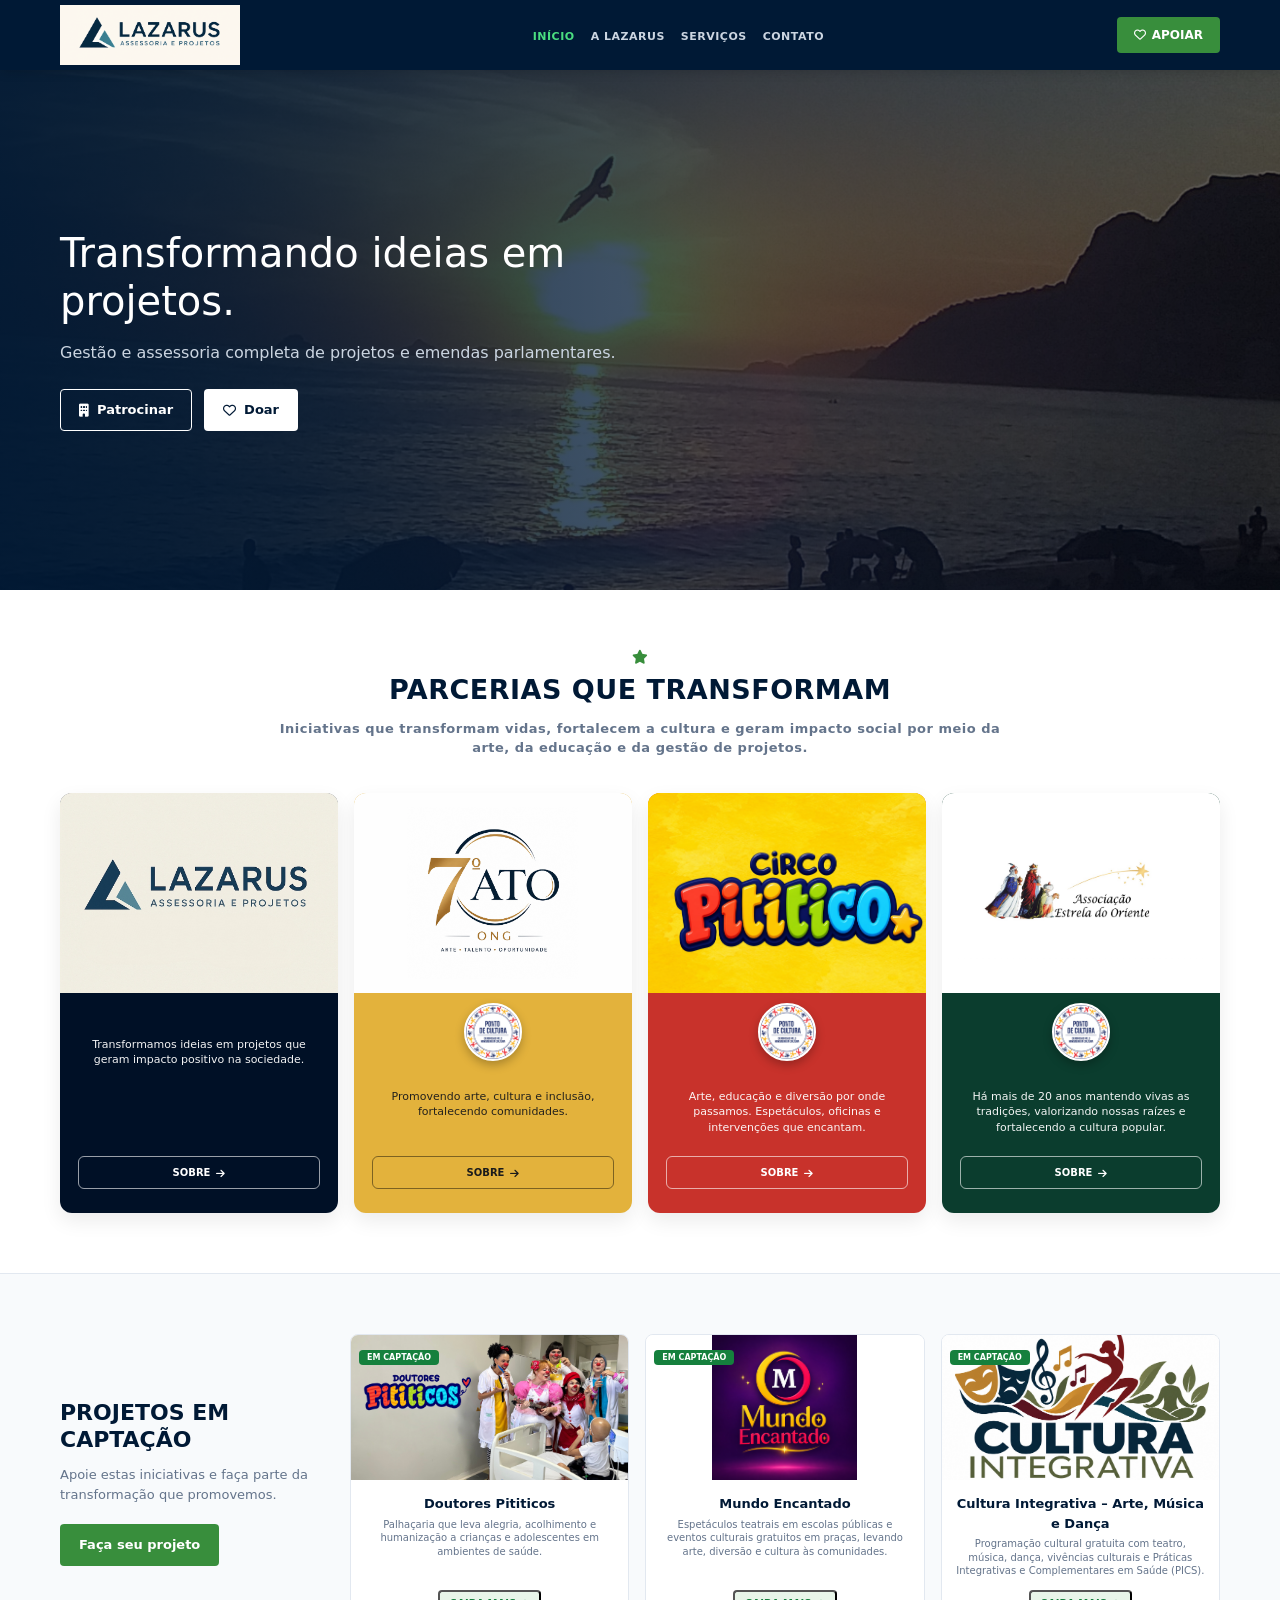
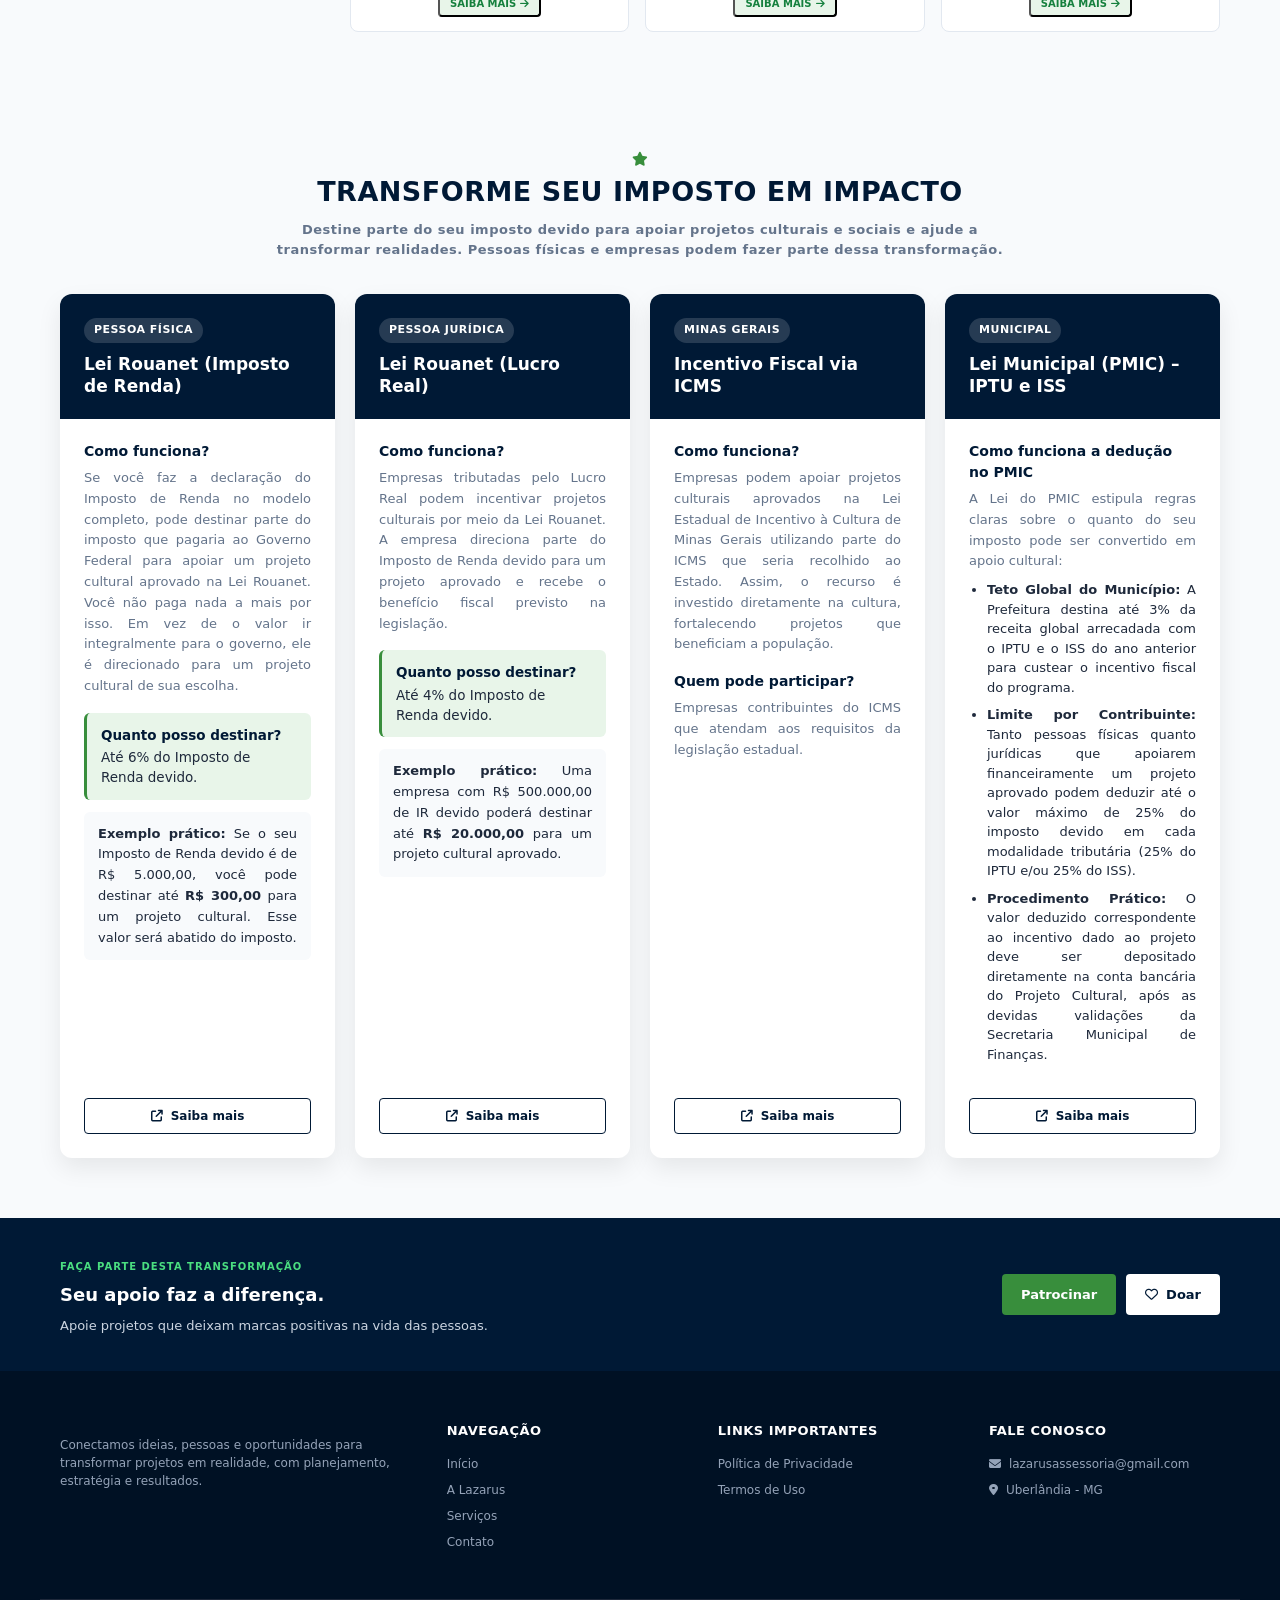
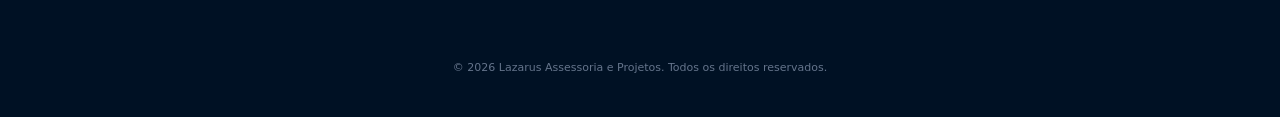
<file: index.html>
<!doctype html>
<html lang="pt-BR">
  <head>
    <meta charset="UTF-8" />
    <meta name="viewport" content="width=device-width, initial-scale=1.0" />
    <title>Lazarus - Assessoria e Projetos</title>

    <link rel="icon" type="icon" href="imagens/logos/logoF.ico" />

    <!-- Ícones FontAwesome -->
    <link
      rel="stylesheet"
      href="https://cdnjs.cloudflare.com/ajax/libs/font-awesome/6.4.0/css/all.min.css"
    />
    <link rel="stylesheet" href="style.css" />
  </head>
  <body>
    <!-- HEADER & NAVEGAÇÃO -->
    <header class="header">
      <div class="container header-container">
        <a href="index.html" class="logo"
          ><img
            src="imagens/logos/logo.png"
            alt="Lazarus Assessoria e Projetos"
            width="60"
            height="60"
            fetchpriority="high"
        /></a>

        <nav class="navbar">
          <ul class="nav-links">
            <li><a href="index.html" class="active">INÍCIO</a></li>
            <li><a href="sobre.html">A LAZARUS</a></li>
            <li><a href="servicos.html">SERVIÇOS</a></li>
            <li><a href="contato.html">CONTATO</a></li>
          </ul>
        </nav>

        <a href="contato.html" class="btn btn-header">
          <i class="fa-regular fa-heart"></i>APOIAR
        </a>

        <button
          class="menu-toggle"
          id="menuToggle"
          aria-label="Abrir menu"
          aria-expanded="false"
        >
          <i class="fa-solid fa-bars"></i>
        </button>
      </div>
    </header>

    <!-- HERO SECTION -->
    <section class="hero">
      <div class="hero-bg-overlay"></div>
      <div class="container hero-container">
        <div class="hero-content">
          <h1>Transformando ideias em projetos.</h1>
          <p>
            Gestão e assessoria completa de projetos e emendas parlamentares.
          </p>
          <div class="hero-buttons">
            <a href="contato.html" class="btn btn-outline"
              ><i class="fa-solid fa-building"></i> Patrocinar</a
            >
            <a href="contato.html" class="btn btn-white"
              ><i class="fa-regular fa-heart"></i> Doar</a
            >
          </div>
        </div>
      </div>
    </section>

    <!-- NOSSOS ECOSSISTEMAS DE IMPACTO -->
    <section class="section ecosystem-section" id="ecossistemas">
      <div class="container">
        <div class="section-title-center">
          <i class="fa-solid fa-star star-icon-small"></i>
          <h2>PARCERIAS QUE TRANSFORMAM</h2>
          <p>
            Iniciativas que transformam vidas, fortalecem a cultura e geram
            impacto social por meio da arte, da educação e da gestão de
            projetos.
          </p>
        </div>

        <div class="ecosystem-grid">
          <div class="eco-card eco-lazarus">
            <div
              class="eco-card-header-img eco-logo-box"
              style="background-image: url(imagens/logos/LogoBranca.jpeg)"
              role="img"
              aria-label="Lazarus"
            ></div>
            <div class="eco-card-content">
              <p>
                Transformamos ideias em projetos que geram impacto positivo na
                sociedade.
              </p>
              <a href="sobre.html" class="btn-eco-outline"
                >SOBRE <i class="fa-solid fa-arrow-right"></i
              ></a>
            </div>
          </div>
          <div class="eco-card eco-7ato">
            <div
              class="eco-card-header-img eco-logo-box"
              style="
                background-image: url(&quot;imagens/logos/logoOng.jpeg&quot;);
              "
              role="img"
              aria-label="ONG 7º Ato"
            >
              <div
                class="eco-badge-circle"
                style="background-image: url(imagens/pontoDeC.jpeg)"
              ></div>
            </div>
            <div class="eco-card-content">
              <p>
                Promovendo arte, cultura e inclusão, fortalecendo comunidades.
              </p>
              <a href="7ato.html" class="btn-eco-outline"
                >SOBRE <i class="fa-solid fa-arrow-right"></i
              ></a>
            </div>
          </div>
          <div class="eco-card eco-circo">
            <div
              class="eco-card-header-img eco-logo-box"
              style="background-image: url(imagens/cards/logocirco.jpg)"
              role="img"
              aria-label="Circo Pititico"
            >
              <div
                class="eco-badge-circle"
                style="background-image: url(imagens/logos/pontoDeC.jpeg)"
              ></div>
            </div>
            <div class="eco-card-content">
              <p>
                Arte, educação e diversão por onde passamos. Espetáculos,
                oficinas e intervenções que encantam.
              </p>
              <a href="circo.html" class="btn-eco-outline"
                >SOBRE <i class="fa-solid fa-arrow-right"></i
              ></a>
            </div>
          </div>
          <div class="eco-card eco-estrela">
            <div
              class="eco-card-header-img eco-logo-box"
              style="background-image: url(imagens/capas/Capadoprosas.jpeg)"
              role="img"
              aria-label="Associação Estrela do Oriente"
            >
              <div
                class="eco-badge-circle"
                style="background-image: url(pontoDeC.jpeg)"
              ></div>
            </div>
            <div class="eco-card-content">
              <p>
                Há mais de 20 anos mantendo vivas as tradições, valorizando
                nossas raízes e fortalecendo a cultura popular.
              </p>
              <a href="associacao.html" class="btn-eco-outline"
                >SOBRE <i class="fa-solid fa-arrow-right"></i
              ></a>
            </div>
          </div>
        </div>
      </div>
    </section>

    <!-- PROJETOS EM CAPTAÇÃO -->
    <section class="section-captacao-home">
      <div class="container">
        <div class="captacao-home-grid">
          <!-- Coluna Esquerda -->
          <div class="captacao-home-left">
            <h2>PROJETOS EM CAPTAÇÃO</h2>
            <p>
              Apoie estas iniciativas e faça parte da transformação que
              promovemos.
            </p>
            <a href="contato.html" class="btn btn-green-fill"
              >Faça seu projeto</a
            >
          </div>

          <!-- Coluna Direita: Cards de Projetos -->
          <div class="captacao-home-cards">
            <div class="card-captacao">
              <div
                class="card-captacao-img logo-img"
                style="
                  background-image: url(&quot;imagens/cards/doutores.jpeg&quot;);
                "
                role="img"
                aria-label="Doutores Pititicos"
              >
                <span class="tag-captacao">EM CAPTAÇÃO</span>
              </div>
              <div class="card-captacao-body">
                <h4>Doutores Pititicos</h4>
                <p>
                  Palhaçaria que leva alegria, acolhimento e humanização a
                  crianças e adolescentes em ambientes de saúde.
                </p>
                <button
                  type="button"
                  class="btn-card-action"
                  data-projeto="doutores"
                >
                  SAIBA MAIS <i class="fa-solid fa-arrow-right"></i>
                </button>
              </div>
            </div>
            <div class="card-captacao">
              <div
                class="card-captacao-img logo-img"
                style="
                  background-image: url(&quot;imagens/cards/mundoLogo.jpeg&quot;);
                "
                role="img"
                aria-label="Mundo Encantado"
              >
                <span class="tag-captacao">EM CAPTAÇÃO</span>
              </div>
              <div class="card-captacao-body">
                <h4>Mundo Encantado</h4>
                <p>
                  Espetáculos teatrais em escolas públicas e eventos culturais
                  gratuitos em praças, levando arte, diversão e cultura às
                  comunidades.
                </p>
                <button
                  type="button"
                  class="btn-card-action"
                  data-projeto="mundo"
                >
                  SAIBA MAIS <i class="fa-solid fa-arrow-right"></i>
                </button>
              </div>
            </div>
            <div class="card-captacao">
              <div
                class="card-captacao-img logo-img"
                style="
                  background-image: url(&quot;imagens/cards/logoCultura.jpeg&quot;);
                "
                role="img"
                aria-label="Cultura Integrativa – Arte, Música e Dança"
              >
                <span class="tag-captacao">EM CAPTAÇÃO</span>
              </div>
              <div class="card-captacao-body">
                <h4>Cultura Integrativa – Arte, Música e Dança</h4>
                <p>
                  Programação cultural gratuita com teatro, música, dança,
                  vivências culturais e Práticas Integrativas e Complementares
                  em Saúde (PICS).
                </p>
                <button
                  type="button"
                  class="btn-card-action"
                  data-projeto="cultura"
                >
                  SAIBA MAIS <i class="fa-solid fa-arrow-right"></i>
                </button>
              </div>
            </div>
          </div>
        </div>
      </div>
    </section>

    <dialog
      class="projeto-modal"
      id="modal-doutores"
      aria-labelledby="titulo-doutores"
    >
      <div class="projeto-modal-inner">
        <button type="button" class="projeto-modal-close" aria-label="Fechar">
          &times;
        </button>
        <h3 id="titulo-doutores">
          DOUTORES PITITICOS – A ARTE QUE ACOLHE E TRANSFORMA
        </h3>
        <p>
          A arte também tem espaço nos ambientes de saúde! O projeto Doutores
          Pititicos leva a palhaçaria, a música, o humor e o improviso para
          dentro de hospitais e instituições de atendimento, transformando
          momentos de internação, tratamento e reabilitação em experiências de
          interação, acolhimento e alegria.
        </p>
        <p>
          Por meio de intervenções artísticas realizadas por artistas
          caracterizados como palhaços, o projeto aproxima a arte de pacientes,
          acompanhantes e profissionais da saúde, criando momentos de
          descontração, expressão e convivência em ambientes onde o acesso às
          atividades culturais é naturalmente mais restrito.
        </p>
        <p>
          Ao longo de sete meses, serão realizadas 84 visitas artísticas
          gratuitas, distribuídas entre o Centro de Internação Pediátrico (CIP),
          a AACD e o Hospital Municipal de Uberlândia, contemplando 28 visitas
          em cada instituição.
        </p>
        <p>
          Mais do que levar entretenimento, os Doutores Pititicos levam a
          cultura até onde o público está, valorizando a arte como experiência
          de encontro, expressão e humanização.
        </p>
        <p>
          Apoiar os Doutores Pititicos é investir na presença da arte em espaços
          de cuidado, levando cultura, sensibilidade e momentos de alegria a
          quem mais precisa.
        </p>
        <p class="projeto-pronac">PRONAC: 268865 | Lei Rouanet – Art. 18</p>
      </div>
    </dialog>

    <dialog
      class="projeto-modal"
      id="modal-mundo"
      aria-labelledby="titulo-mundo"
    >
      <div class="projeto-modal-inner">
        <button type="button" class="projeto-modal-close" aria-label="Fechar">
          &times;
        </button>
        <h3 id="titulo-mundo">
          MUNDO ENCANTADO – TEATRO, IMAGINAÇÃO E ALEGRIA
        </h3>
        <p>
          A infância merece viver a magia da arte e da cultura! O Mundo
          Encantado é um circuito cultural que leva o teatro infantil, a
          imaginação, a brincadeira e a convivência para escolas públicas e
          praças, aproximando crianças, famílias e comunidades de experiências
          culturais gratuitas.
        </p>
        <p>
          O projeto tem como destaque o espetáculo teatral infantil “Hoje Vai
          Ter Festa!”, uma apresentação que combina palhaçaria, humor, música e
          interação com o público, convidando as crianças a participar de uma
          aventura cheia de diversão e imaginação.
        </p>
        <p>
          A programação prevê 40 apresentações teatrais gratuitas, sendo 30 em
          escolas públicas de Uberlândia e 10 em Perdizes (MG). Além do circuito
          escolar, serão realizados cinco eventos culturais e recreativos em
          praças públicas, com cinco brinquedos infláveis disponibilizados
          gratuitamente durante quatro horas por evento.
        </p>
        <p>
          Para ampliar a comunicação e aproximar ainda mais o projeto das
          comunidades, também serão produzidos e distribuídos gratuitamente 10
          mil cartões-postais.
        </p>
        <p>
          O Mundo Encantado promove o encontro entre arte, educação, lazer e
          comunidade, criando oportunidades para que crianças e famílias tenham
          acesso à cultura em espaços próximos de sua realidade.
        </p>
        <p>
          Apoiar o Mundo Encantado é investir na formação cultural das crianças,
          valorizar as artes cênicas e levar experiências de alegria, imaginação
          e convivência a diferentes comunidades.
        </p>
        <p class="projeto-pronac">PRONAC: 2611162 | Lei Rouanet</p>
        <div class="projeto-contato">
          <a
            href="https://wa.me/5534997932087"
            target="_blank"
            rel="noopener noreferrer"
            class="projeto-wpp"
            aria-label="Falar pelo WhatsApp"
          >
            <i class="fa-brands fa-whatsapp"></i>
          </a>
          <span class="projeto-tel">(34) 99793-2087</span>
          <a class="projeto-mail" href="mailto:lazarusassessoria@gmail.com"
            ><i class="fa-solid fa-envelope"></i> lazarusassessoria@gmail.com</a
          >
        </div>
      </div>
    </dialog>

    <dialog
      class="projeto-modal"
      id="modal-cultura"
      aria-labelledby="titulo-cultura"
    >
      <div class="projeto-modal-inner">
        <button type="button" class="projeto-modal-close" aria-label="Fechar">
          &times;
        </button>
        <h3 id="titulo-cultura">CULTURA INTEGRATIVA – ARTE, MÚSICA E DANÇA</h3>
        <p>
          Cultura, arte e práticas integrativas em uma proposta que valoriza a
          expressão, a convivência e o bem-estar.
        </p>
        <p>
          O Cultura Integrativa – Arte, Música e Dança é uma iniciativa que
          reúne atividades culturais, artísticas e práticas integrativas em uma
          programação gratuita e continuada em Uberlândia, ampliando o acesso da
          população a experiências de criatividade, expressão, movimento e
          cuidado.
        </p>
        <p>
          O projeto contempla quatro eixos de atividades: Teatro e Expressão
          Cênica, Música, Dança e Movimento e Vivências Culturais. A programação
          inclui técnicas teatrais, jogos cênicos, improvisação, canto, coral,
          musicalização, experimentação de instrumentos, dança, Biodança, Dança
          Circular, Yoga, Arteterapia, Musicoterapia, Meditação e Terapia
          Comunitária Integrativa.
        </p>
        <p>
          Além da programação cultural, serão oferecidos atendimentos gratuitos
          em Práticas Integrativas e Complementares em Saúde (PICS), com Reiki e
          Acupuntura, ampliando as oportunidades de acesso da comunidade a
          práticas integrativas de cuidado e bem-estar.
        </p>
        <p>
          Ao longo de oito meses de execução, serão realizadas 256 atividades
          culturais gratuitas, distribuídas entre os quatro eixos de
          programação, além dos atendimentos em PICS.
        </p>
        <p>
          A iniciativa busca integrar diferentes experiências culturais e
          práticas de cuidado, proporcionando à população oportunidades de
          participação, expressão artística, convivência e atenção ao bem-estar.
        </p>
        <p>
          Apoiar o Cultura Integrativa é contribuir para aproximar cultura, arte
          e práticas integrativas, ampliando o acesso da população a atividades
          culturais e atendimentos gratuitos de Reiki e Acupuntura.
        </p>
        <div class="projeto-contato">
          <a
            href="https://wa.me/5534997932087"
            target="_blank"
            rel="noopener noreferrer"
            class="projeto-wpp"
            aria-label="Falar pelo WhatsApp"
          >
            <i class="fa-brands fa-whatsapp"></i>
          </a>
          <span class="projeto-tel">(34) 99793-2087</span>
          <a class="projeto-mail" href="mailto:lazarusassessoria@gmail.com"
            ><i class="fa-solid fa-envelope"></i> lazarusassessoria@gmail.com</a
          >
        </div>
      </div>
    </dialog>

    <!-- SEÇÃO: INCENTIVO FISCAL E DOAÇÃO VIA IR -->
    <section class="section section-incentivos" id="incentivos-fiscais">
      <div class="container">
        <div class="section-title-center">
          <i class="fa-solid fa-star star-icon-small"></i>
          <h2>TRANSFORME SEU IMPOSTO EM IMPACTO</h2>
          <p>
            Destine parte do seu imposto devido para apoiar projetos culturais e
            sociais e ajude a transformar realidades. Pessoas físicas e empresas
            podem fazer parte dessa transformação.
          </p>
        </div>

        <!-- ABAS / CARDS DE INCENTIVO -->
        <div class="incentivos-grid">
          <!-- CARD 1: ROUANET PF -->
          <div class="incentivo-card">
            <div class="inc-header">
              <span class="inc-tag">PESSOA FÍSICA</span>
              <h3>Lei Rouanet (Imposto de Renda)</h3>
            </div>
            <div class="inc-body">
              <h4>Como funciona?</h4>
              <p>
                Se você faz a declaração do Imposto de Renda no modelo completo,
                pode destinar parte do imposto que pagaria ao Governo Federal
                para apoiar um projeto cultural aprovado na Lei Rouanet. Você
                não paga nada a mais por isso. Em vez de o valor ir
                integralmente para o governo, ele é direcionado para um projeto
                cultural de sua escolha.
              </p>

              <div class="inc-highlight">
                <strong>Quanto posso destinar?</strong>
                <span>Até 6% do Imposto de Renda devido.</span>
              </div>

              <div class="inc-example">
                <p>
                  <strong>Exemplo prático:</strong> Se o seu Imposto de Renda
                  devido é de R$ 5.000,00, você pode destinar até
                  <strong>R$ 300,00</strong> para um projeto cultural. Esse
                  valor será abatido do imposto.
                </p>
              </div>
            </div>
            <a
              href="https://portaldoincentivo.com.br/visitors/how_encourage/1"
              target="_blank"
              rel="noopener noreferrer"
              class="btn btn-outline-navy btn-inc-link"
              ><i class="fa-solid fa-arrow-up-right-from-square"></i> Saiba
              mais</a
            >
          </div>

          <!-- CARD 2: ROUANET PJ -->
          <div class="incentivo-card">
            <div class="inc-header">
              <span class="inc-tag">PESSOA JURÍDICA</span>
              <h3>Lei Rouanet (Lucro Real)</h3>
            </div>
            <div class="inc-body">
              <h4>Como funciona?</h4>
              <p>
                Empresas tributadas pelo Lucro Real podem incentivar projetos
                culturais por meio da Lei Rouanet. A empresa direciona parte do
                Imposto de Renda devido para um projeto aprovado e recebe o
                benefício fiscal previsto na legislação.
              </p>

              <div class="inc-highlight">
                <strong>Quanto posso destinar?</strong>
                <span>Até 4% do Imposto de Renda devido.</span>
              </div>

              <div class="inc-example">
                <p>
                  <strong>Exemplo prático:</strong> Uma empresa com R$
                  500.000,00 de IR devido poderá destinar até
                  <strong>R$ 20.000,00</strong> para um projeto cultural
                  aprovado.
                </p>
              </div>
            </div>
            <a
              href="https://portaldoincentivo.com.br/visitors/how_encourage/1"
              target="_blank"
              rel="noopener noreferrer"
              class="btn btn-outline-navy btn-inc-link"
              ><i class="fa-solid fa-arrow-up-right-from-square"></i> Saiba
              mais</a
            >
          </div>

          <!-- CARD: ICMS MINAS GERAIS (LEIC) -->
          <div class="incentivo-card">
            <div class="inc-header">
              <span class="inc-tag">MINAS GERAIS</span>
              <h3>Incentivo Fiscal via ICMS</h3>
            </div>
            <div class="inc-body">
              <h4>Como funciona?</h4>
              <p>
                Empresas podem apoiar projetos culturais aprovados na Lei
                Estadual de Incentivo à Cultura de Minas Gerais utilizando parte
                do ICMS que seria recolhido ao Estado. Assim, o recurso é
                investido diretamente na cultura, fortalecendo projetos que
                beneficiam a população.
              </p>
              <h4>Quem pode participar?</h4>
              <p>
                Empresas contribuintes do ICMS que atendam aos requisitos da
                legislação estadual.
              </p>
            </div>
            <a
              href="https://www.secult.mg.gov.br/documentos/lei-estadual-de-incentivo-a-cultura-leic"
              target="_blank"
              rel="noopener noreferrer"
              class="btn btn-outline-navy btn-inc-link"
              ><i class="fa-solid fa-arrow-up-right-from-square"></i> Saiba
              mais</a
            >
          </div>

          <!-- CARD 3: MUNICIPAL PMIC -->
          <div class="incentivo-card">
            <div class="inc-header">
              <span class="inc-tag">MUNICIPAL</span>
              <h3>Lei Municipal (PMIC) – IPTU e ISS</h3>
            </div>
            <div class="inc-body">
              <h4>Como funciona a dedução no PMIC</h4>
              <p>
                A Lei do PMIC estipula regras claras sobre o quanto do seu
                imposto pode ser convertido em apoio cultural:
              </p>
              <ul class="inc-list">
                <li>
                  <strong>Teto Global do Município:</strong> A Prefeitura
                  destina até 3% da receita global arrecadada com o IPTU e o ISS
                  do ano anterior para custear o incentivo fiscal do programa.
                </li>
                <li>
                  <strong>Limite por Contribuinte:</strong> Tanto pessoas
                  físicas quanto jurídicas que apoiarem financeiramente um
                  projeto aprovado podem deduzir até o valor máximo de 25% do
                  imposto devido em cada modalidade tributária (25% do IPTU e/ou
                  25% do ISS).
                </li>
                <li>
                  <strong>Procedimento Prático:</strong> O valor deduzido
                  correspondente ao incentivo dado ao projeto deve ser
                  depositado diretamente na conta bancária do Projeto Cultural,
                  após as devidas validações da Secretaria Municipal de
                  Finanças.
                </li>
              </ul>
            </div>
            <a
              href="https://www.uberlandia.mg.gov.br/prefeitura/secretarias/cultura-e-turismo/pmic/"
              target="_blank"
              rel="noopener noreferrer"
              class="btn btn-outline-navy btn-inc-link"
              ><i class="fa-solid fa-arrow-up-right-from-square"></i> Saiba
              mais</a
            >
          </div>
        </div>
      </div>
    </section>

    <!-- CTA BANNER -->
    <section class="cta-banner">
      <div class="container cta-flex">
        <div class="cta-text">
          <span class="cta-sub">FAÇA PARTE DESTA TRANSFORMAÇÃO</span>
          <h3>Seu apoio faz a diferença.</h3>
          <p>Apoie projetos que deixam marcas positivas na vida das pessoas.</p>
        </div>
        <div class="cta-actions">
          <a href="contato.html" class="btn btn-green-fill">Patrocinar</a>
          <a href="contato.html" class="btn btn-white-fill"
            ><i class="fa-regular fa-heart"></i>Doar</a
          >
        </div>
      </div>
    </section>

    <!-- FOOTER -->
    <footer class="footer">
      <div class="container footer-grid">
        <div class="footer-brand">
          <p>
            Conectamos ideias, pessoas e oportunidades para transformar projetos
            em realidade, com planejamento, estratégia e resultados.
          </p>
        </div>

        <div class="footer-col">
          <h4>NAVEGAÇÃO</h4>
          <ul>
            <li><a href="index.html">Início</a></li>
            <li><a href="sobre.html">A Lazarus</a></li>
            <li><a href="servicos.html">Serviços</a></li>
            <li><a href="contato.html">Contato</a></li>
          </ul>
        </div>

        <div class="footer-col">
          <h4>LINKS IMPORTANTES</h4>
          <ul>
            <li>
              <a href="politicaDePrivacidade.html">Política de Privacidade</a>
            </li>
            <li><a href="TermosDeUso.html">Termos de Uso</a></li>
          </ul>
        </div>

        <div class="footer-col">
          <h4>FALE CONOSCO</h4>
          <ul class="contact-info">
            <li>
              <i class="fa-solid fa-envelope"></i> lazarusassessoria@gmail.com
            </li>
            <li><i class="fa-solid fa-location-dot"></i> Uberlândia - MG</li>
          </ul>
        </div>
      </div>

      <div class="footer-bottom">
        <p>
          © 2026 Lazarus Assessoria e Projetos. Todos os direitos reservados.
        </p>
      </div>
    </footer>

    <script src="script.js"></script>
  </body>
</html>
</file>
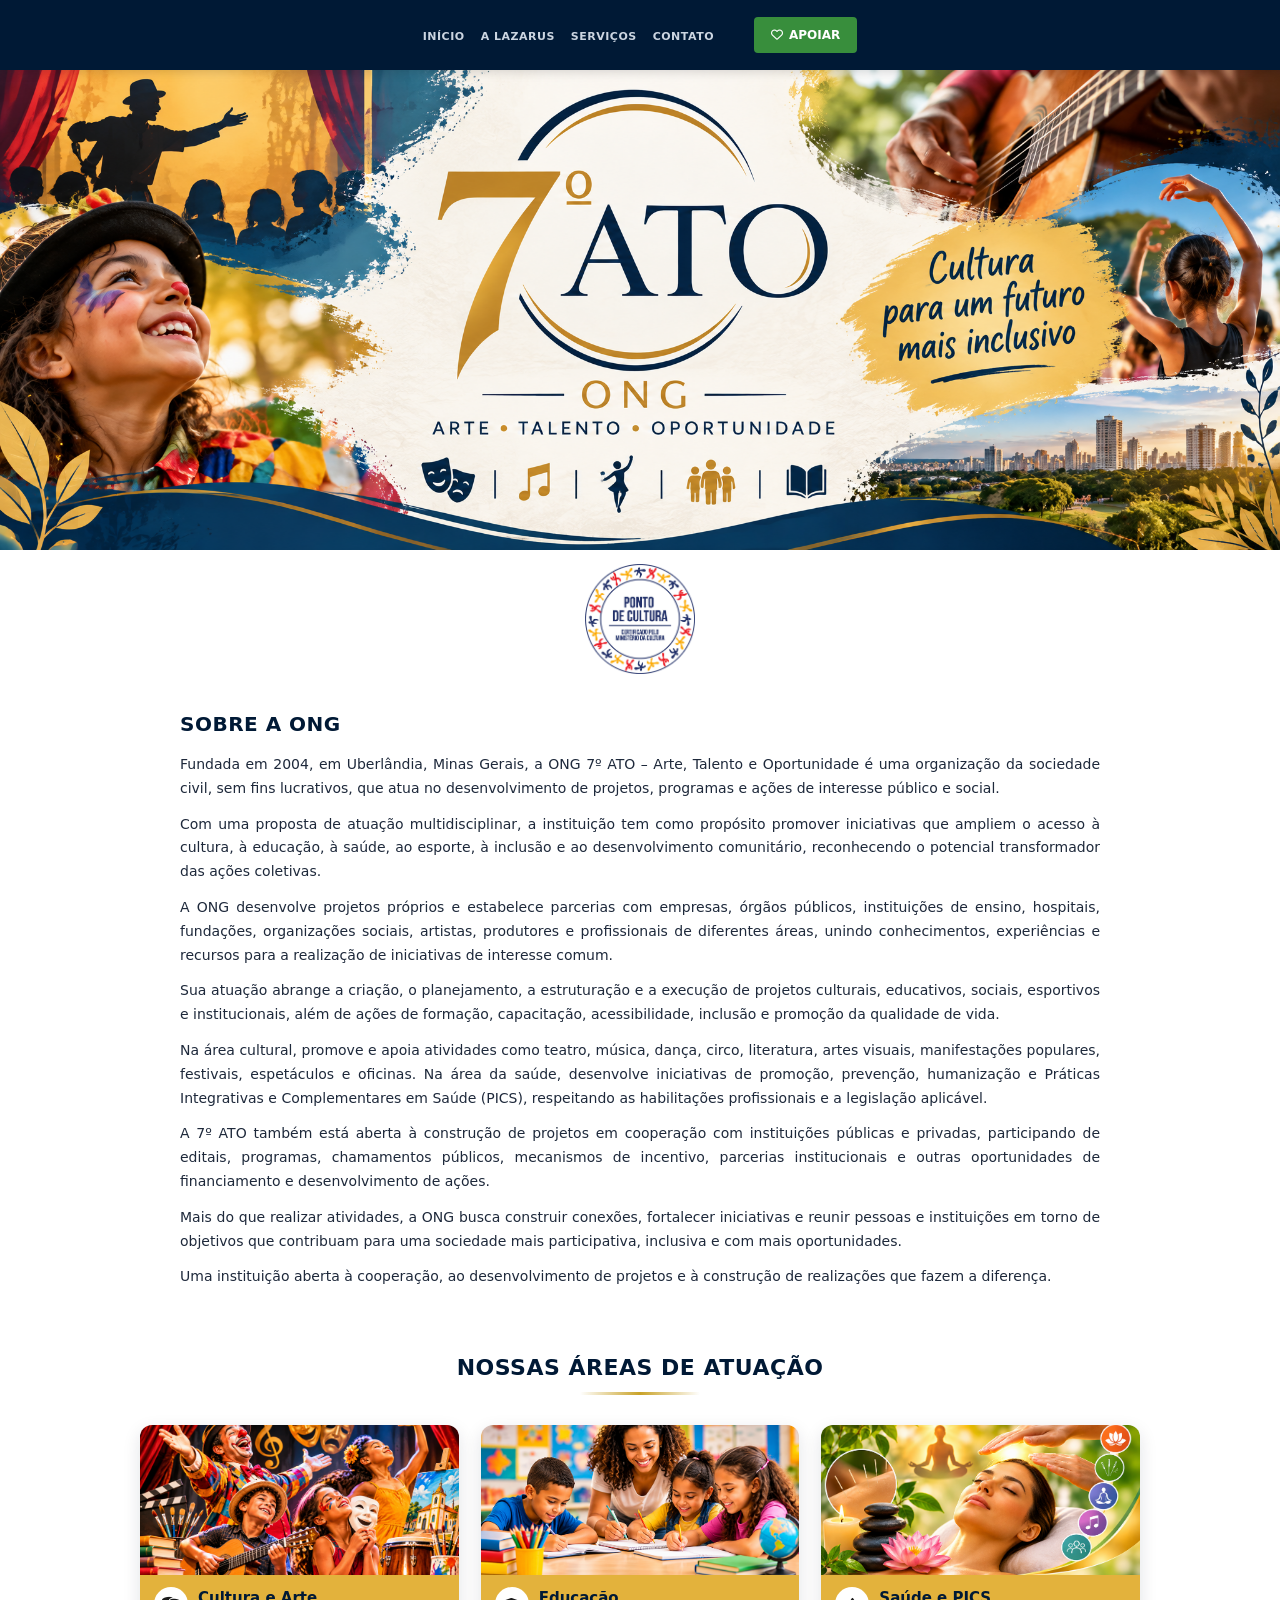
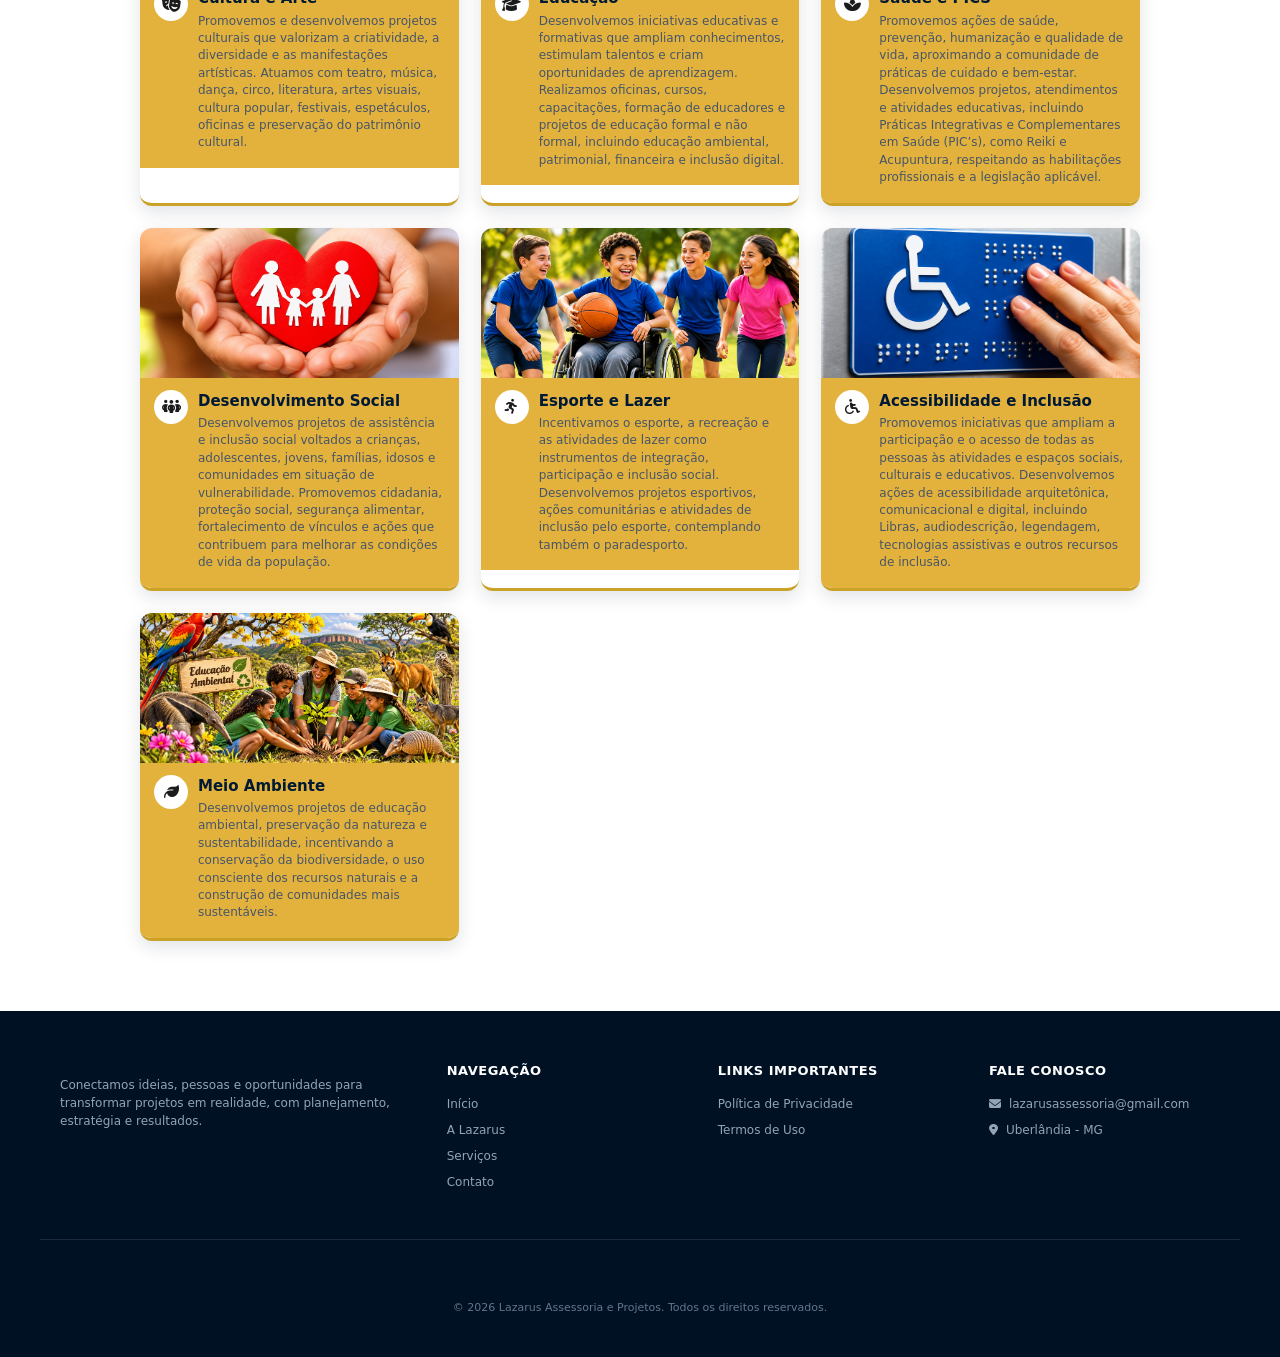
<file: 7ato.html>
<!doctype html>
<html lang="pt-BR">
  <head>
    <meta charset="UTF-8" />
    <meta name="viewport" content="width=device-width, initial-scale=1.0" />
    <title>ONG 7º Ato - Lazarus Assessoria e Projetos</title>
    <!-- Ícones FontAwesome -->
    <link
      rel="stylesheet"
      href="https://cdnjs.cloudflare.com/ajax/libs/font-awesome/6.4.0/css/all.min.css"
    />
    <link rel="stylesheet" href="style.css" />
  </head>
  <body>
    <!-- HEADER & NAVEGAÇÃO -->
    <header class="header">
      <div class="container header-container header-no-logo">
        
        <nav class="navbar">
          <ul class="nav-links">
            <li><a href="index.html">INÍCIO</a></li>
            <li><a href="sobre.html">A LAZARUS</a></li>
            <li><a href="servicos.html">SERVIÇOS</a></li>
            <li><a href="contato.html">CONTATO</a></li>
          </ul>
        </nav>
        <a href="contato.html" class="btn btn-header"
          ><i class="fa-regular fa-heart"></i>APOIAR</a
        >
        <button
          class="menu-toggle"
          id="menuToggle"
          aria-label="Abrir menu"
          aria-expanded="false"
        >
          <i class="fa-solid fa-bars"></i>
        </button>
      </div>
    </header>
    <section class="page-cover">
      <img src="imagens/capas/CapaDaOng.png" alt="ONG 7º ATO - Arte, Talento e Oportunidade" />
    </section>
    <div class="page-seal">
      <img src="imagens/pontoDeC.jpeg" alt="Ponto de Cultura - Certificado pelo Ministério da Cultura" />
    </div>

    <section class="page-about">
      <div class="container page-about-inner">
        <h2>SOBRE A ONG</h2>
        <p>Fundada em 2004, em Uberlândia, Minas Gerais, a ONG 7º ATO – Arte, Talento e Oportunidade é uma organização da sociedade civil, sem fins lucrativos, que atua no desenvolvimento de projetos, programas e ações de interesse público e social.</p>
        <p>Com uma proposta de atuação multidisciplinar, a instituição tem como propósito promover iniciativas que ampliem o acesso à cultura, à educação, à saúde, ao esporte, à inclusão e ao desenvolvimento comunitário, reconhecendo o potencial transformador das ações coletivas.</p>
        <p>A ONG desenvolve projetos próprios e estabelece parcerias com empresas, órgãos públicos, instituições de ensino, hospitais, fundações, organizações sociais, artistas, produtores e profissionais de diferentes áreas, unindo conhecimentos, experiências e recursos para a realização de iniciativas de interesse comum.</p>
        <p>Sua atuação abrange a criação, o planejamento, a estruturação e a execução de projetos culturais, educativos, sociais, esportivos e institucionais, além de ações de formação, capacitação, acessibilidade, inclusão e promoção da qualidade de vida.</p>
        <p>Na área cultural, promove e apoia atividades como teatro, música, dança, circo, literatura, artes visuais, manifestações populares, festivais, espetáculos e oficinas. Na área da saúde, desenvolve iniciativas de promoção, prevenção, humanização e Práticas Integrativas e Complementares em Saúde (PICS), respeitando as habilitações profissionais e a legislação aplicável.</p>
        <p>A 7º ATO também está aberta à construção de projetos em cooperação com instituições públicas e privadas, participando de editais, programas, chamamentos públicos, mecanismos de incentivo, parcerias institucionais e outras oportunidades de financiamento e desenvolvimento de ações.</p>
        <p>Mais do que realizar atividades, a ONG busca construir conexões, fortalecer iniciativas e reunir pessoas e instituições em torno de objetivos que contribuam para uma sociedade mais participativa, inclusiva e com mais oportunidades.</p>
        <p>Uma instituição aberta à cooperação, ao desenvolvimento de projetos e à construção de realizações que fazem a diferença.</p>
      </div>
    </section>

    <section class="page-areas">
      <div class="container">
        <h2 class="page-title-gold">NOSSAS ÁREAS DE ATUAÇÃO</h2>
        <div class="title-underline-gold"></div>
        <div class="areas-grid">
          <article class="area-card">
            <img src="imagens/cards/CardCultura.png" alt="Cultura e Arte" />
            <div class="area-card-body">
              <span class="area-icon"><i class="fa-solid fa-masks-theater"></i></span>
              <div>
                <h3>Cultura e Arte</h3>
                <p>Promovemos e desenvolvemos projetos culturais que valorizam a criatividade, a diversidade e as manifestações artísticas. Atuamos com teatro, música, dança, circo, literatura, artes visuais, cultura popular, festivais, espetáculos, oficinas e preservação do patrimônio cultural.</p>
              </div>
            </div>
          </article>
          <article class="area-card">
            <img src="imagens/cards/CardEducacao.png" alt="Educação" />
            <div class="area-card-body">
              <span class="area-icon"><i class="fa-solid fa-graduation-cap"></i></span>
              <div>
                <h3>Educação</h3>
                <p>Desenvolvemos iniciativas educativas e formativas que ampliam conhecimentos, estimulam talentos e criam oportunidades de aprendizagem. Realizamos oficinas, cursos, capacitações, formação de educadores e projetos de educação formal e não formal, incluindo educação ambiental, patrimonial, financeira e inclusão digital.</p>
              </div>
            </div>
          </article>
          <article class="area-card">
            <img src="imagens/cards/Mulhercard.png" alt="Saúde e PICS" />
            <div class="area-card-body">
              <span class="area-icon"><i class="fa-solid fa-spa"></i></span>
              <div>
                <h3>Saúde e PICS</h3>
                <p>Promovemos ações de saúde, prevenção, humanização e qualidade de vida, aproximando a comunidade de práticas de cuidado e bem-estar. Desenvolvemos projetos, atendimentos e atividades educativas, incluindo Práticas Integrativas e Complementares em Saúde (PIC’s), como Reiki e Acupuntura, respeitando as habilitações profissionais e a legislação aplicável.</p>
              </div>
            </div>
          </article>
          <article class="area-card">
            <img src="imagens/cards/CardDesenvolvimento.png" alt="Desenvolvimento Social" />
            <div class="area-card-body">
              <span class="area-icon"><i class="fa-solid fa-people-group"></i></span>
              <div>
                <h3>Desenvolvimento Social</h3>
                <p>Desenvolvemos projetos de assistência e inclusão social voltados a crianças, adolescentes, jovens, famílias, idosos e comunidades em situação de vulnerabilidade. Promovemos cidadania, proteção social, segurança alimentar, fortalecimento de vínculos e ações que contribuem para melhorar as condições de vida da população.</p>
              </div>
            </div>
          </article>
          <article class="area-card">
            <img src="imagens/cards/CardEsporte.png" alt="Esporte e Lazer" />
            <div class="area-card-body">
              <span class="area-icon"><i class="fa-solid fa-person-running"></i></span>
              <div>
                <h3>Esporte e Lazer</h3>
                <p>Incentivamos o esporte, a recreação e as atividades de lazer como instrumentos de integração, participação e inclusão social. Desenvolvemos projetos esportivos, ações comunitárias e atividades de inclusão pelo esporte, contemplando também o paradesporto.</p>
              </div>
            </div>
          </article>
          <article class="area-card">
            <img src="imagens/cards/CardAcessabilidade.png" alt="Acessibilidade e Inclusão" />
            <div class="area-card-body">
              <span class="area-icon"><i class="fa-solid fa-wheelchair"></i></span>
              <div>
                <h3>Acessibilidade e Inclusão</h3>
                <p>Promovemos iniciativas que ampliam a participação e o acesso de todas as pessoas às atividades e espaços sociais, culturais e educativos. Desenvolvemos ações de acessibilidade arquitetônica, comunicacional e digital, incluindo Libras, audiodescrição, legendagem, tecnologias assistivas e outros recursos de inclusão.</p>
              </div>
            </div>
          </article>
          <article class="area-card">
            <img src="imagens/cards/CardMeioAmbiente.png" alt="Meio Ambiente" />
            <div class="area-card-body">
              <span class="area-icon"><i class="fa-solid fa-leaf"></i></span>
              <div>
                <h3>Meio Ambiente</h3>
                <p>Desenvolvemos projetos de educação ambiental, preservação da natureza e sustentabilidade, incentivando a conservação da biodiversidade, o uso consciente dos recursos naturais e a construção de comunidades mais sustentáveis.</p>
              </div>
            </div>
          </article>
        </div>
      </div>
    </section>
    <footer class="footer">
      <div class="container footer-grid">
        <div class="footer-brand">
          <p>
            Conectamos ideias, pessoas e oportunidades para transformar projetos em realidade, com planejamento, estratégia e resultados.
          </p>
        </div>
        <div class="footer-col">
          <h4>NAVEGAÇÃO</h4>
          <ul>
            <li><a href="index.html">Início</a></li>
            <li><a href="sobre.html">A Lazarus</a></li>
            <li><a href="servicos.html">Serviços</a></li>
            <li><a href="contato.html">Contato</a></li>
          </ul>
        </div>
        <div class="footer-col">
          <h4>LINKS IMPORTANTES</h4>
          <ul>
            <li>
              <a href="politicaDePrivacidade.html">Política de Privacidade</a>
            </li>
            <li><a href="TermosDeUso.html">Termos de Uso</a></li>
          </ul>
        </div>
        <div class="footer-col">
          <h4>FALE CONOSCO</h4>
          <ul class="contact-info">
            <li>
              <i class="fa-solid fa-envelope"></i> lazarusassessoria@gmail.com
            </li>
            <li><i class="fa-solid fa-location-dot"></i> Uberlândia - MG</li>
          </ul>
        </div>
      </div>
      <div class="footer-bottom">
        <p>
          © 2026 Lazarus Assessoria e Projetos. Todos os direitos reservados.
        </p>
      </div>
    </footer>
    <script src="script.js"></script>
  </body>
</html>
</file>
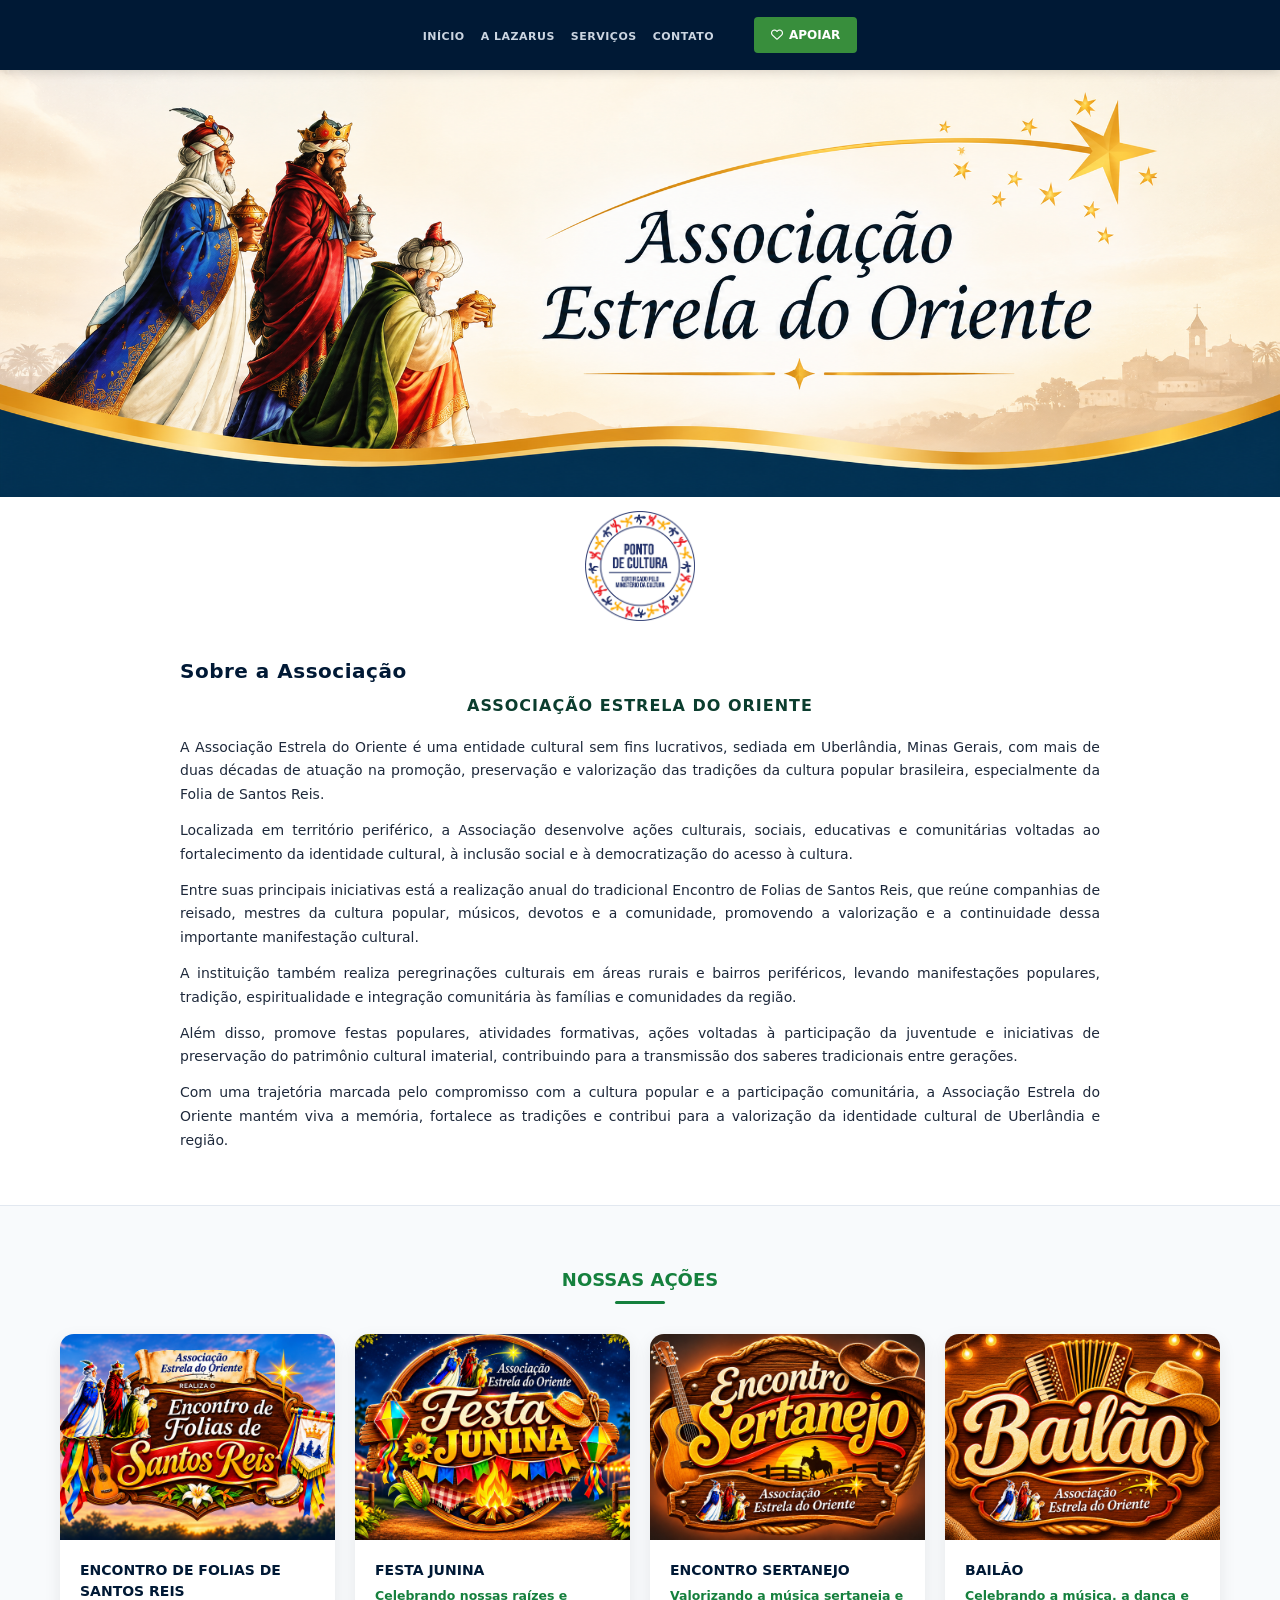
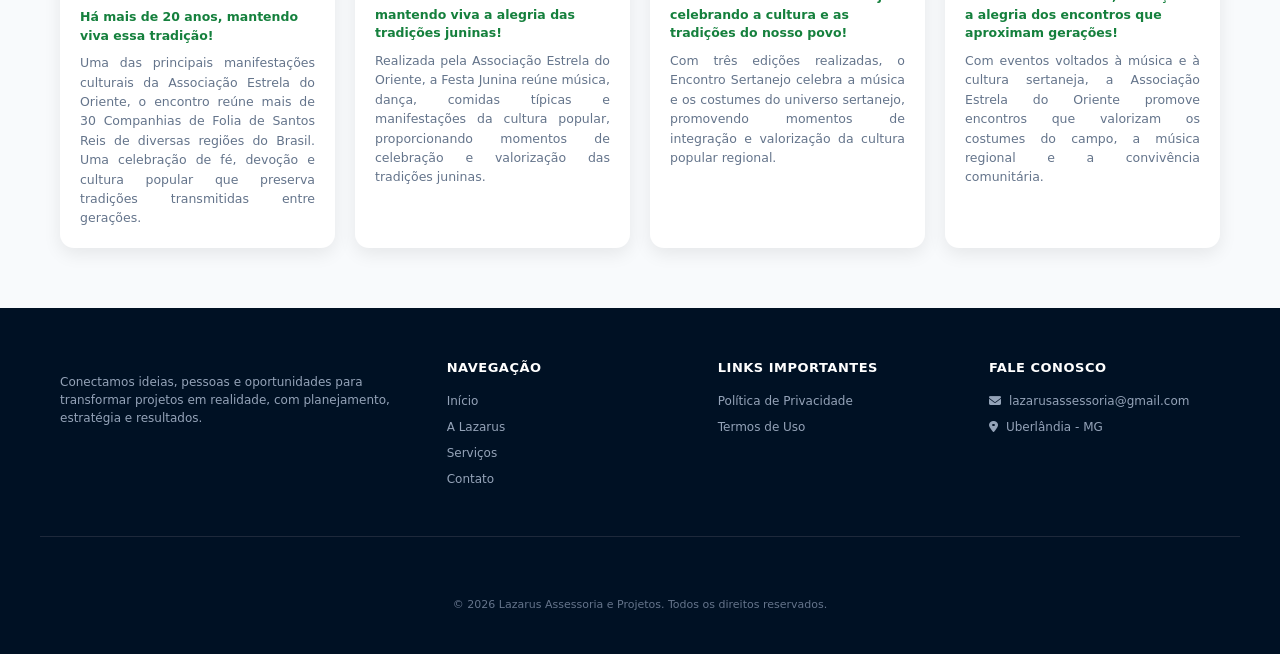
<file: associacao.html>
<!doctype html>
<html lang="pt-BR">
  <head>
    <meta charset="UTF-8" />
    <meta name="viewport" content="width=device-width, initial-scale=1.0" />
    <title>Associação Estrela do Oriente - Lazarus Assessoria e Projetos</title>

    <link
      rel="stylesheet"
      href="https://cdnjs.cloudflare.com/ajax/libs/font-awesome/6.4.0/css/all.min.css"
    />
    <link rel="stylesheet" href="style.css" />
  </head>

  <body class="pagina-associacao">
    <!-- HEADER -->
    <header class="header">
      <div class="container header-container header-no-logo">
        

        <nav class="navbar">
          <ul class="nav-links">
            <li><a href="index.html">INÍCIO</a></li>
            <li><a href="sobre.html">A LAZARUS</a></li>
            <li><a href="servicos.html">SERVIÇOS</a></li>
            <li><a href="contato.html">CONTATO</a></li>
          </ul>
        </nav>

        <a href="#" class="btn btn-header">
          <i class="fa-regular fa-heart"></i>APOIAR
        </a>

        <button
          class="menu-toggle"
          id="menuToggle"
          aria-label="Abrir menu"
          aria-expanded="false"
        >
          <i class="fa-solid fa-bars"></i>
        </button>
      </div>
    </header>
    <section class="page-cover">
      <img src="imagens/capas/CapaAssociacao.png" alt="Associação Estrela do Oriente" />
    </section>
    <div class="page-seal">
      <img src="imagens/pontoDeC.jpeg" alt="Ponto de Cultura - Certificado pelo Ministério da Cultura" />
    </div>

    <section class="page-about">
      <div class="container page-about-inner">
        <h2>Sobre a Associação</h2>
        <h3 class="page-about-sub">ASSOCIAÇÃO ESTRELA DO ORIENTE</h3>
        <p>A Associação Estrela do Oriente é uma entidade cultural sem fins lucrativos, sediada em Uberlândia, Minas Gerais, com mais de duas décadas de atuação na promoção, preservação e valorização das tradições da cultura popular brasileira, especialmente da Folia de Santos Reis.</p>
        <p>Localizada em território periférico, a Associação desenvolve ações culturais, sociais, educativas e comunitárias voltadas ao fortalecimento da identidade cultural, à inclusão social e à democratização do acesso à cultura.</p>
        <p>Entre suas principais iniciativas está a realização anual do tradicional Encontro de Folias de Santos Reis, que reúne companhias de reisado, mestres da cultura popular, músicos, devotos e a comunidade, promovendo a valorização e a continuidade dessa importante manifestação cultural.</p>
        <p>A instituição também realiza peregrinações culturais em áreas rurais e bairros periféricos, levando manifestações populares, tradição, espiritualidade e integração comunitária às famílias e comunidades da região.</p>
        <p>Além disso, promove festas populares, atividades formativas, ações voltadas à participação da juventude e iniciativas de preservação do patrimônio cultural imaterial, contribuindo para a transmissão dos saberes tradicionais entre gerações.</p>
        <p>Com uma trajetória marcada pelo compromisso com a cultura popular e a participação comunitária, a Associação Estrela do Oriente mantém viva a memória, fortalece as tradições e contribui para a valorização da identidade cultural de Uberlândia e região.</p>
      </div>
    </section>

    <section class="section-projetos-estrela">
      <div class="container text-center">
        <h2 class="section-title-estrela">NOSSAS AÇÕES</h2>
        <div class="title-underline-green"></div>
        <div class="acoes-grid">
          <div class="acao-card">
            <img src="imagens/cards/santosDosReis.jpeg" alt="Encontro De Folias De Santos Reis" />
            <div class="acao-body">
              <h3>ENCONTRO DE FOLIAS DE SANTOS REIS</h3>
              <h4>Há mais de 20 anos, mantendo viva essa tradição!</h4>
              <p>Uma das principais manifestações culturais da Associação Estrela do Oriente, o encontro reúne mais de 30 Companhias de Folia de Santos Reis de diversas regiões do Brasil. Uma celebração de fé, devoção e cultura popular que preserva tradições transmitidas entre gerações.</p>
            </div>
          </div>
          <div class="acao-card">
            <img src="imagens/cards/festaJunina.jpeg" alt="Festa Junina" />
            <div class="acao-body">
              <h3>FESTA JUNINA</h3>
              <h4>Celebrando nossas raízes e mantendo viva a alegria das tradições juninas!</h4>
              <p>Realizada pela Associação Estrela do Oriente, a Festa Junina reúne música, dança, comidas típicas e manifestações da cultura popular, proporcionando momentos de celebração e valorização das tradições juninas.</p>
            </div>
          </div>
          <div class="acao-card">
            <img src="imagens/cards/sertanejo.jpeg" alt="Encontro Sertanejo" />
            <div class="acao-body">
              <h3>ENCONTRO SERTANEJO</h3>
              <h4>Valorizando a música sertaneja e celebrando a cultura e as tradições do nosso povo!</h4>
              <p>Com três edições realizadas, o Encontro Sertanejo celebra a música e os costumes do universo sertanejo, promovendo momentos de integração e valorização da cultura popular regional.</p>
            </div>
          </div>
          <div class="acao-card">
            <img src="imagens/cards/bailao.jpeg" alt="Bailão" />
            <div class="acao-body">
              <h3>BAILÃO</h3>
              <h4>Celebrando a música, a dança e a alegria dos encontros que aproximam gerações!</h4>
              <p>Com eventos voltados à música e à cultura sertaneja, a Associação Estrela do Oriente promove encontros que valorizam os costumes do campo, a música regional e a convivência comunitária.</p>
            </div>
          </div>
        </div>
      </div>
    </section>
    <footer class="footer">
      <div class="container footer-grid">
        <div class="footer-brand">
          <p>
            Conectamos ideias, pessoas e oportunidades para transformar projetos em realidade, com planejamento, estratégia e resultados.
          </p>
        </div>

        <div class="footer-col">
          <h4>NAVEGAÇÃO</h4>
          <ul>
            <li><a href="index.html">Início</a></li>
            <li><a href="sobre.html">A Lazarus</a></li>
            <li><a href="servicos.html">Serviços</a></li>
            <li><a href="contato.html">Contato</a></li>
          </ul>
        </div>

        <div class="footer-col">
          <h4>LINKS IMPORTANTES</h4>
          <ul>
            <li>
              <a href="politicaDePrivacidade.html">Política de Privacidade</a>
            </li>
            <li><a href="TermosDeUso.html">Termos de Uso</a></li>
          </ul>
        </div>

        <div class="footer-col">
          <h4>FALE CONOSCO</h4>
          <ul class="contact-info">
            <li>
              <i class="fa-solid fa-envelope"></i> lazarusassessoria@gmail.com
            </li>
            <li><i class="fa-solid fa-location-dot"></i> Uberlândia - MG</li>
          </ul>
        </div>
      </div>

      <div class="footer-bottom">
        <p>
          © 2026 Lazarus Assessoria e Projetos. Todos os direitos reservados.
        </p>
      </div>
    </footer>

    <script src="script.js"></script>
  </body>
</html>
</file>
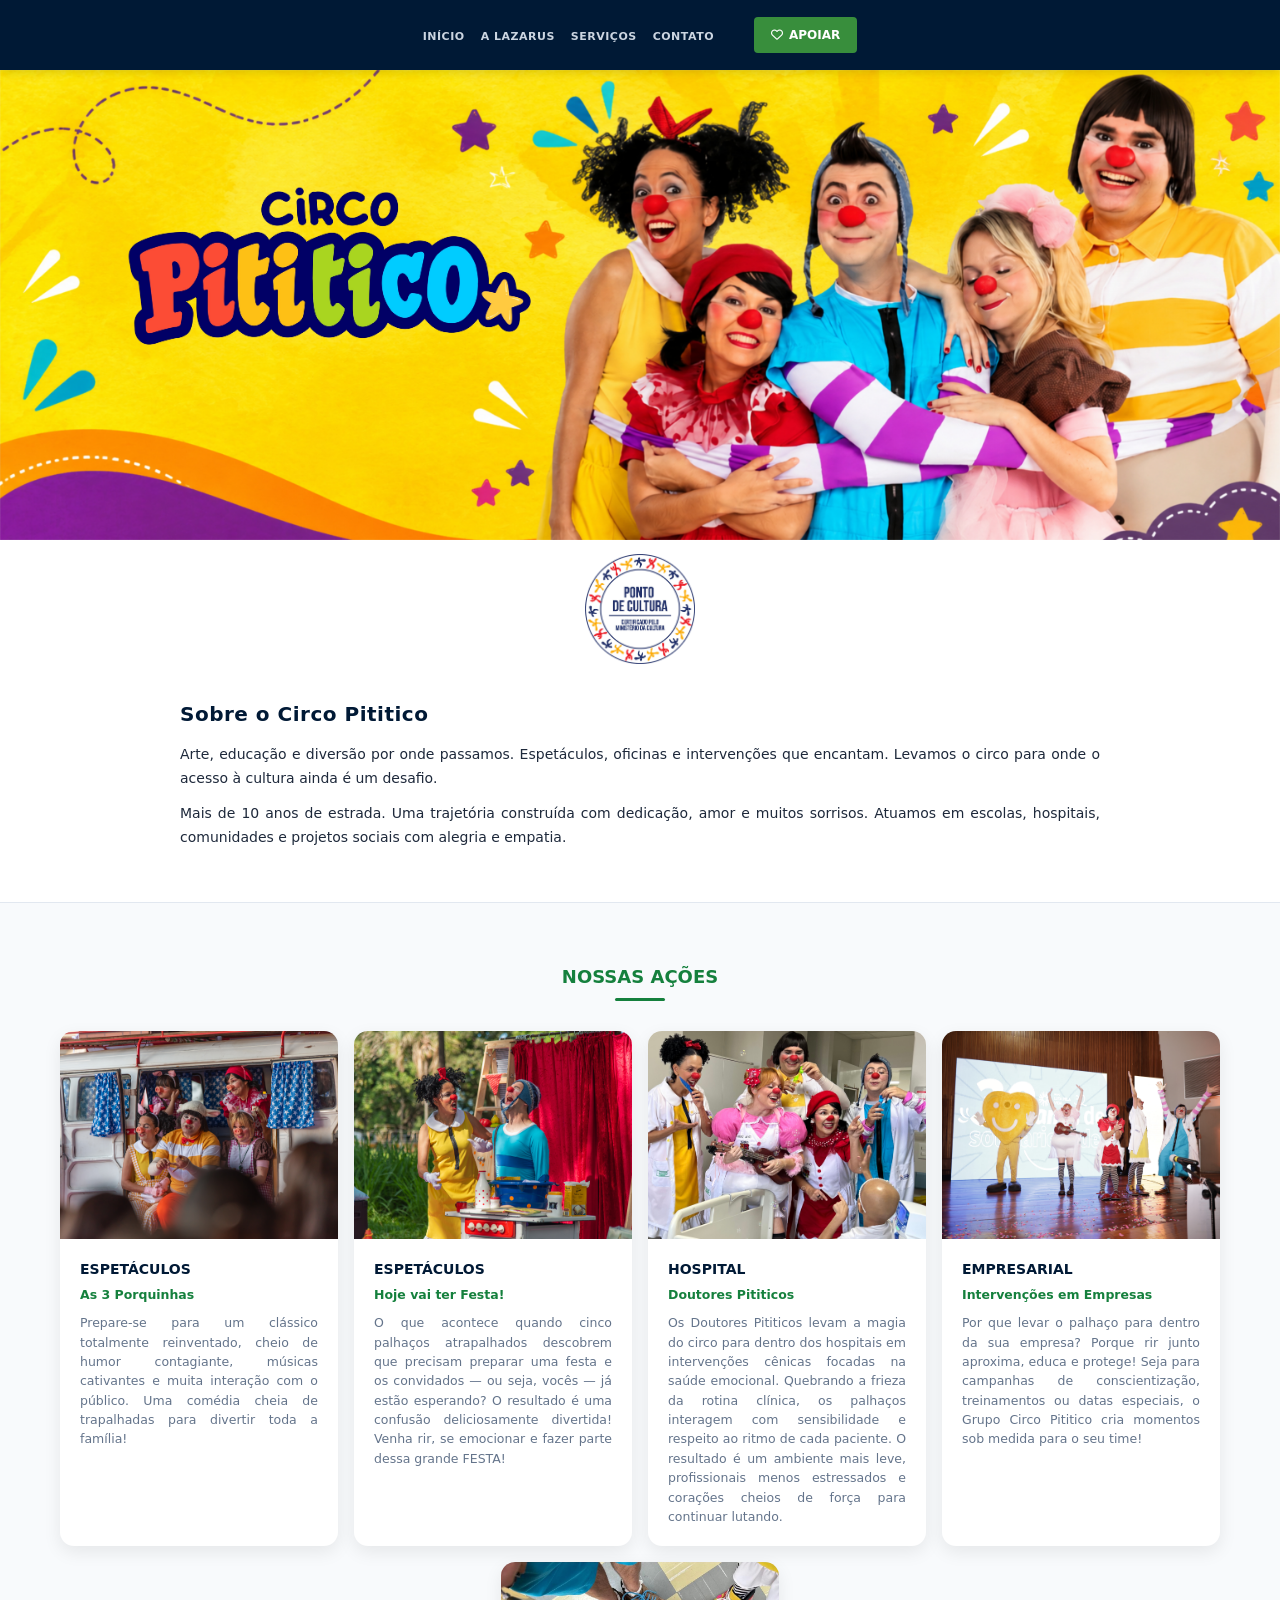
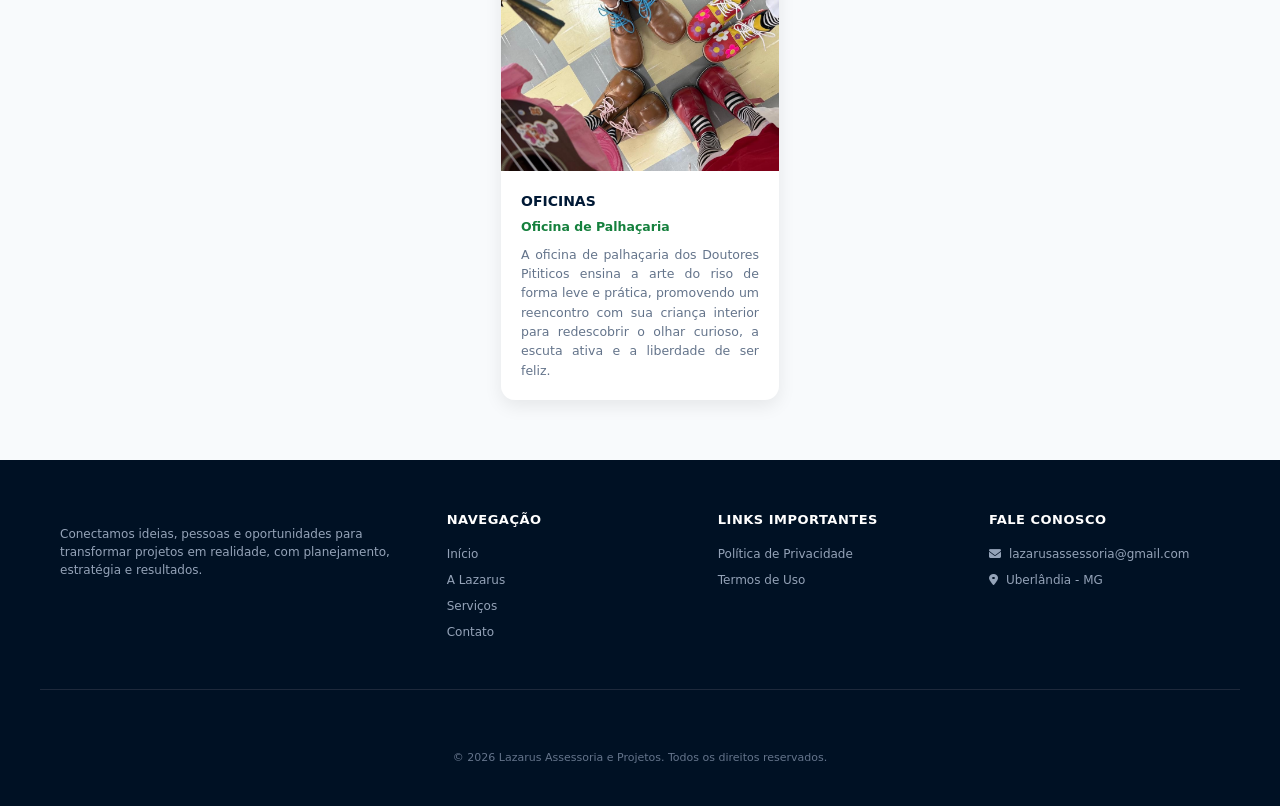
<file: circo.html>
<!doctype html>
<html lang="pt-BR">
  <head>
    <meta charset="UTF-8" />
    <meta name="viewport" content="width=device-width, initial-scale=1.0" />
    <title>Circo Pititico - Lazarus Assessoria e Projetos</title>

    <link
      rel="stylesheet"
      href="https://cdnjs.cloudflare.com/ajax/libs/font-awesome/6.4.0/css/all.min.css"
    />
    <link rel="stylesheet" href="style.css" />
  </head>

  <body>
    <!-- HEADER -->
    <header class="header">
      <div class="container header-container header-no-logo">
        

        <nav class="navbar">
          <ul class="nav-links">
            <li><a href="index.html">INÍCIO</a></li>
            <li><a href="sobre.html">A LAZARUS</a></li>
            <li><a href="servicos.html">SERVIÇOS</a></li>
            <li><a href="contato.html">CONTATO</a></li>
          </ul>
        </nav>

        <a href="#" class="btn btn-header">
          <i class="fa-regular fa-heart"></i>APOIAR
        </a>

        <button
          class="menu-toggle"
          id="menuToggle"
          aria-label="Abrir menu"
          aria-expanded="false"
        >
          <i class="fa-solid fa-bars"></i>
        </button>
      </div>
    </header>
    <section class="page-cover">
      <img src="imagens/capas/CapaDoCirco.jpeg" alt="Circo Pititico" />
    </section>
    <div class="page-seal">
      <img src="imagens/pontoDeC.jpeg" alt="Ponto de Cultura - Certificado pelo Ministério da Cultura" />
    </div>

    <section class="page-about">
      <div class="container page-about-inner">
        <h2>Sobre o Circo Pititico</h2>
        <p>Arte, educação e diversão por onde passamos. Espetáculos, oficinas e intervenções que encantam. Levamos o circo para onde o acesso à cultura ainda é um desafio.</p>
        <p>Mais de 10 anos de estrada. Uma trajetória construída com dedicação, amor e muitos sorrisos. Atuamos em escolas, hospitais, comunidades e projetos sociais com alegria e empatia.</p>
      </div>
    </section>

    <section class="section-projetos-estrela">
      <div class="container text-center">
        <h2 class="section-title-estrela">NOSSAS AÇÕES</h2>
        <div class="title-underline-green"></div>
        <div class="acoes-grid acoes-centro">
          <div class="acao-card">
            <img src="imagens/cards/CircoPorquinhas.jpg" alt="As 3 Porquinhas" />
            <div class="acao-body">
              <h3>ESPETÁCULOS</h3>
              <h4>As 3 Porquinhas</h4>
              <p>Prepare-se para um clássico totalmente reinventado, cheio de humor contagiante, músicas cativantes e muita interação com o público. Uma comédia cheia de trapalhadas para divertir toda a família!</p>
            </div>
          </div>
          <div class="acao-card">
            <img src="imagens/cards/CircoFesta.jpg" alt="Hoje vai ter Festa!" />
            <div class="acao-body">
              <h3>ESPETÁCULOS</h3>
              <h4>Hoje vai ter Festa!</h4>
              <p>O que acontece quando cinco palhaços atrapalhados descobrem que precisam preparar uma festa e os convidados — ou seja, vocês — já estão esperando? O resultado é uma confusão deliciosamente divertida! Venha rir, se emocionar e fazer parte dessa grande FESTA!</p>
            </div>
          </div>
          <div class="acao-card">
            <img src="imagens/cards/CircoDoutores.jpeg" alt="Doutores Pititicos" />
            <div class="acao-body">
              <h3>HOSPITAL</h3>
              <h4>Doutores Pititicos</h4>
              <p>Os Doutores Pititicos levam a magia do circo para dentro dos hospitais em intervenções cênicas focadas na saúde emocional. Quebrando a frieza da rotina clínica, os palhaços interagem com sensibilidade e respeito ao ritmo de cada paciente. O resultado é um ambiente mais leve, profissionais menos estressados e corações cheios de força para continuar lutando.</p>
            </div>
          </div>
          <div class="acao-card">
            <img src="imagens/cards/circoEmpresa.JPG" alt="Intervenção empresarial" />
            <div class="acao-body">
              <h3>EMPRESARIAL</h3>
              <h4>Intervenções em Empresas</h4>
              <p>Por que levar o palhaço para dentro da sua empresa? Porque rir junto aproxima, educa e protege! Seja para campanhas de conscientização, treinamentos ou datas especiais, o Grupo Circo Pititico cria momentos sob medida para o seu time!</p>
            </div>
          </div>
          <div class="acao-card">
            <img src="imagens/cards/CircoOficinas.jpeg" alt="Oficina de palhaçaria" />
            <div class="acao-body">
              <h3>OFICINAS</h3>
              <h4>Oficina de Palhaçaria</h4>
              <p>A oficina de palhaçaria dos Doutores Pititicos ensina a arte do riso de forma leve e prática, promovendo um reencontro com sua criança interior para redescobrir o olhar curioso, a escuta ativa e a liberdade de ser feliz.</p>
            </div>
          </div>
        </div>
      </div>
    </section>
    <footer class="footer">
      <div class="container footer-grid">
        <div class="footer-brand">
          <p>
            Conectamos ideias, pessoas e oportunidades para transformar projetos em realidade, com planejamento, estratégia e resultados.
          </p>
        </div>

        <div class="footer-col">
          <h4>NAVEGAÇÃO</h4>
          <ul>
            <li><a href="index.html">Início</a></li>
            <li><a href="sobre.html">A Lazarus</a></li>
            <li><a href="servicos.html">Serviços</a></li>
            <li><a href="contato.html">Contato</a></li>
          </ul>
        </div>

        <div class="footer-col">
          <h4>LINKS IMPORTANTES</h4>
          <ul>
            <li>
              <a href="politicaDePrivacidade.html">Política de Privacidade</a>
            </li>
            <li>
              <a href="TermosDeUso.html">Termos de Uso</a>
            </li>
          </ul>
        </div>

        <div class="footer-col">
          <h4>FALE CONOSCO</h4>
          <ul class="contact-info">
            <li>
              <i class="fa-solid fa-envelope"></i>
              lazarusassessoria@gmail.com
            </li>
            <li>
              <i class="fa-solid fa-location-dot"></i>
              Uberlândia - MG
            </li>
          </ul>
        </div>
      </div>

      <div class="footer-bottom">
        <p>
          © 2026 Lazarus Assessoria e Projetos. Todos os direitos reservados.
        </p>
      </div>
    </footer>

    <script src="script.js"></script>
  </body>
</html>
</file>
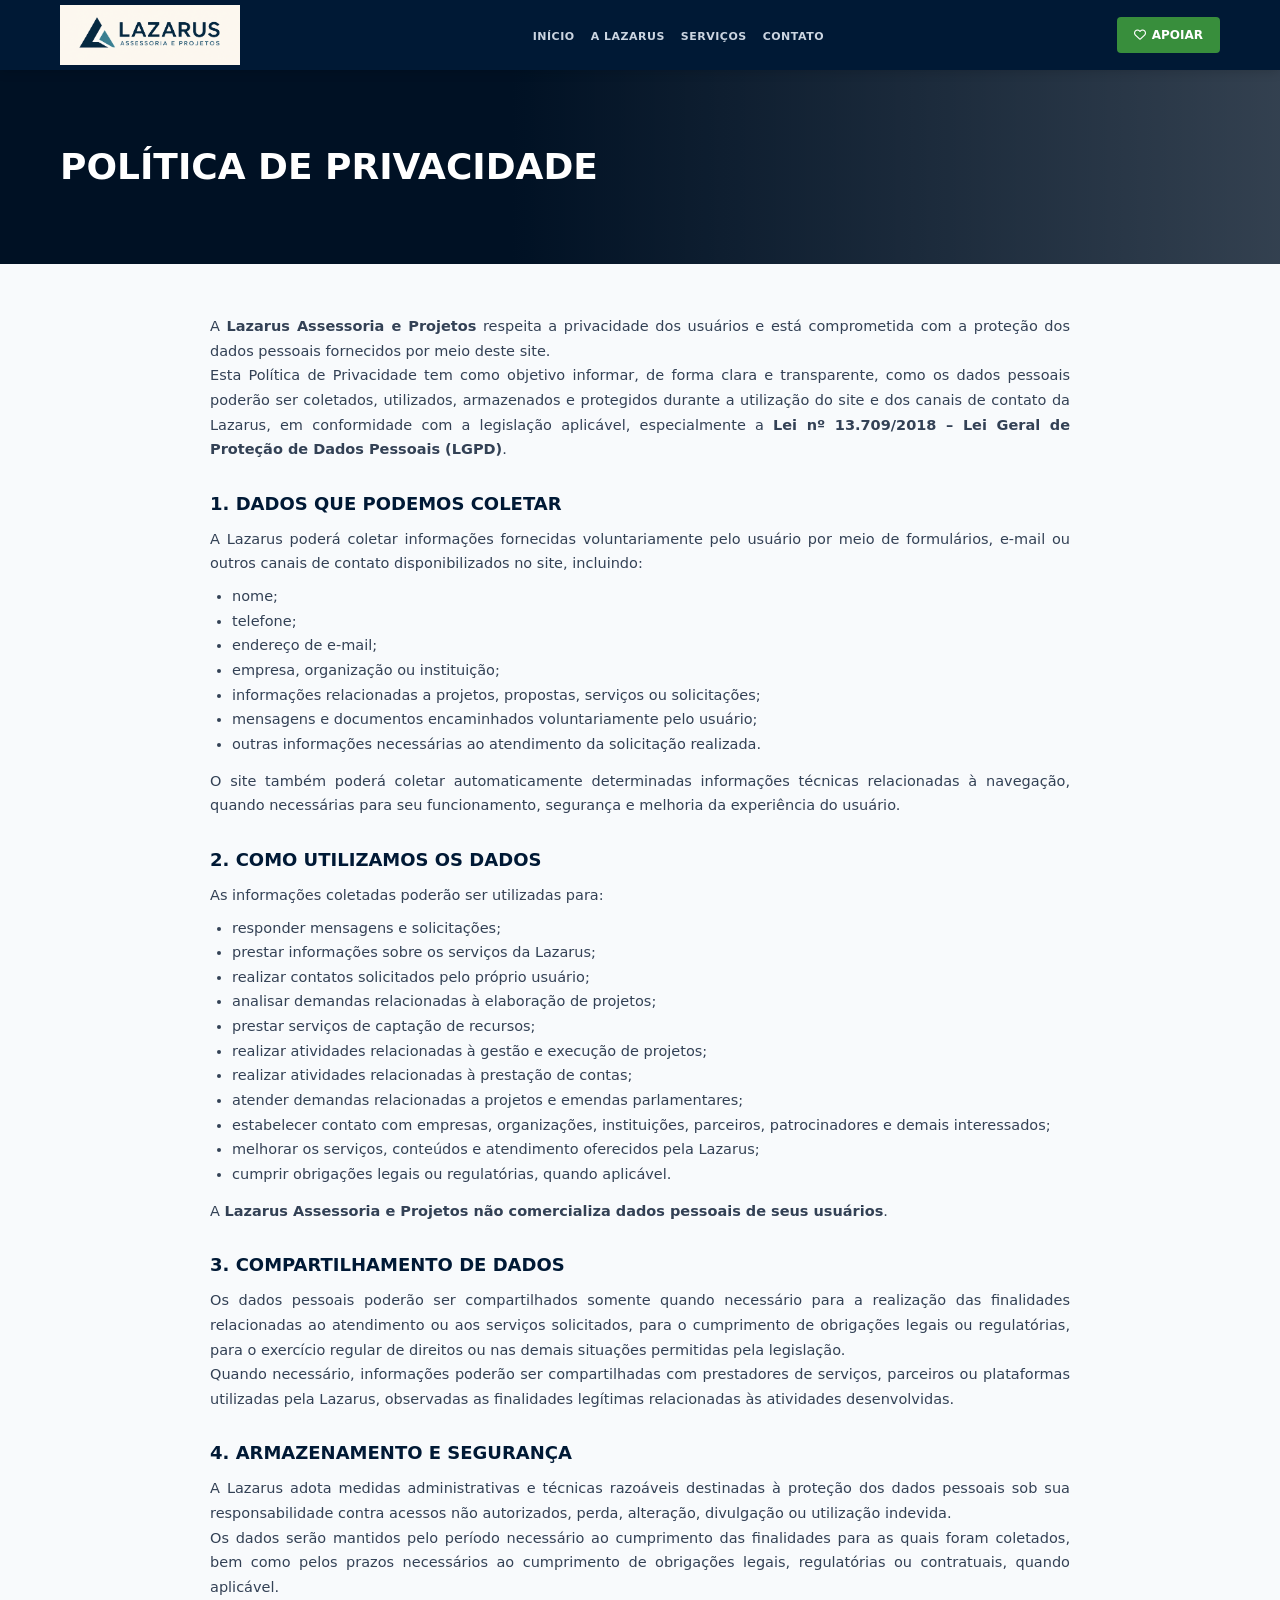
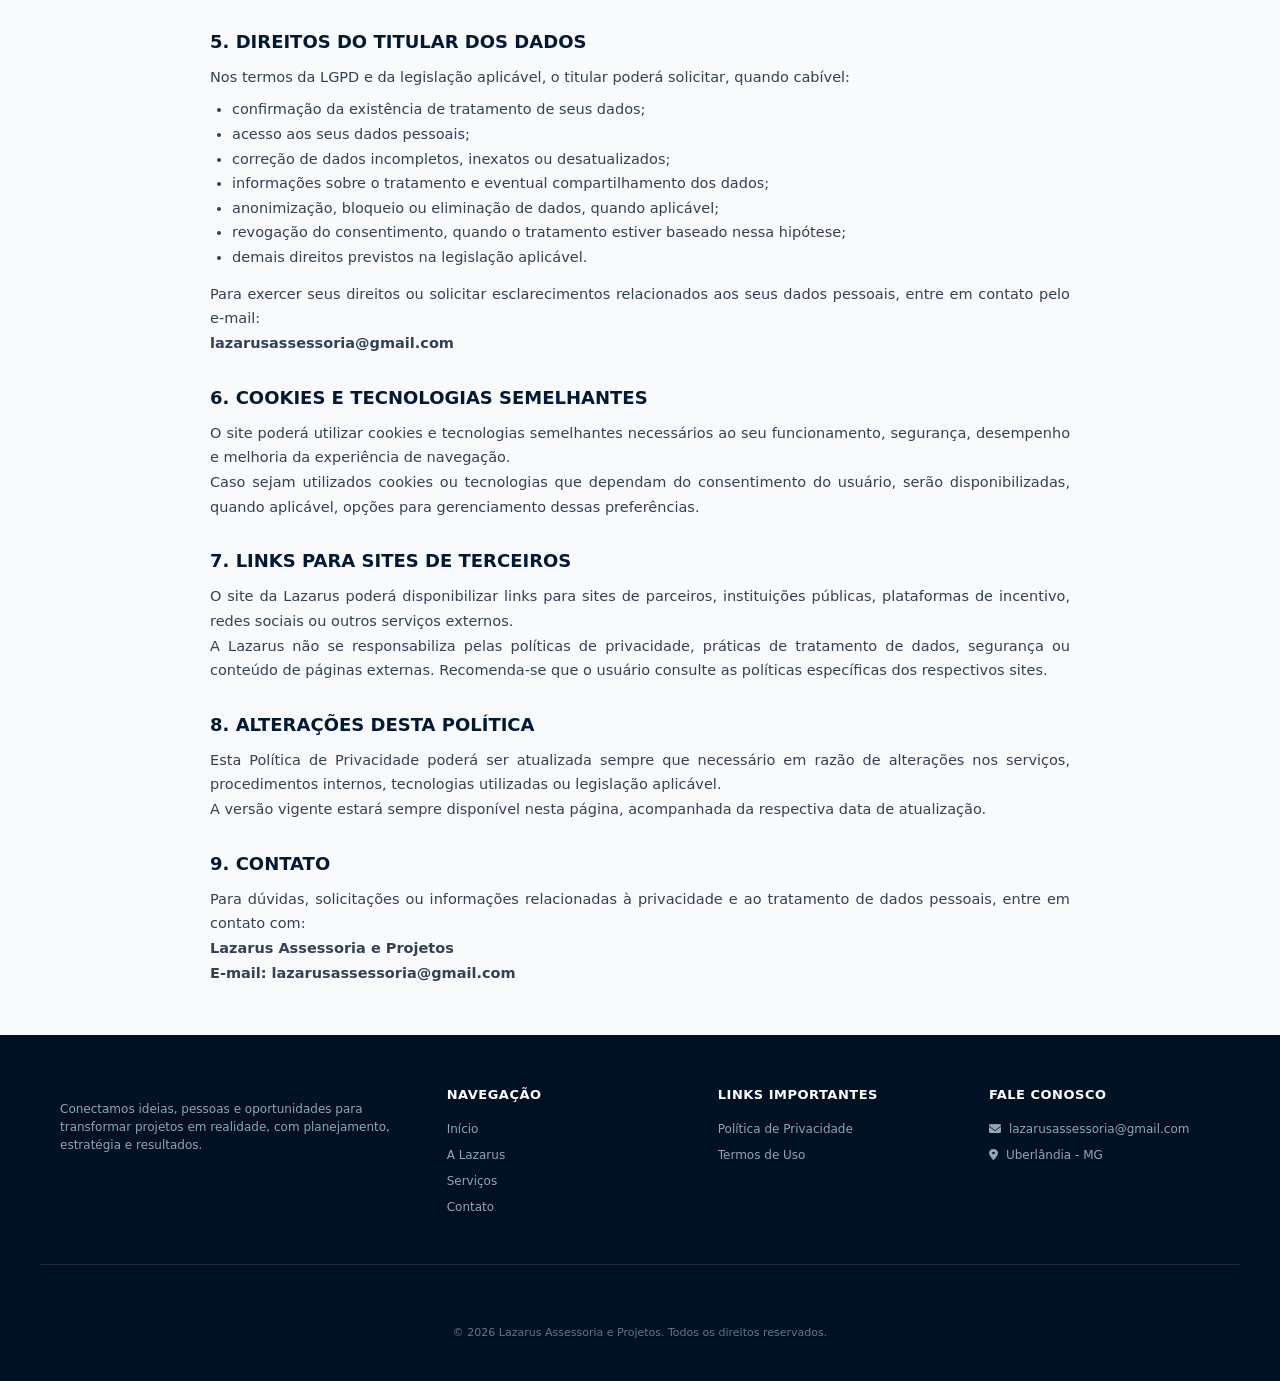
<file: politicaDePrivacidade.html>
<!doctype html>
<html lang="pt-BR">
  <head>
    <meta charset="UTF-8" />
    <meta name="viewport" content="width=device-width, initial-scale=1.0" />
    <title>Política de Privacidade - Lazarus Assessoria e Projetos</title>
    <!-- Ícones FontAwesome -->
    <link
      rel="stylesheet"
      href="https://cdnjs.cloudflare.com/ajax/libs/font-awesome/6.4.0/css/all.min.css"
    />
    <link rel="stylesheet" href="style.css" />
  </head>
  <body>
    <!-- HEADER & NAVEGAÇÃO -->
    <header class="header">
      <div class="container header-container">
        <a href="index.html" class="logo"
          ><img
            src="imagens/logos/logo.png"
            alt="Lazarus Assessoria e Projetos"
            width="60"
            height="60"
            fetchpriority="high"
        /></a>
        <nav class="navbar">
          <ul class="nav-links">
            <li><a href="index.html">INÍCIO</a></li>
            <li><a href="sobre.html">A LAZARUS</a></li>
            <li><a href="servicos.html">SERVIÇOS</a></li>
            <li><a href="contato.html">CONTATO</a></li>
          </ul>
        </nav>
        <a href="contato.html" class="btn btn-header"
          ><i class="fa-regular fa-heart"></i>APOIAR</a
        >
        <button
          class="menu-toggle"
          id="menuToggle"
          aria-label="Abrir menu"
          aria-expanded="false"
        >
          <i class="fa-solid fa-bars"></i>
        </button>
      </div>
    </header>

    <section class="hero-dark">
      <div class="container"><h1>POLÍTICA DE PRIVACIDADE</h1></div>
    </section>
    <section class="legal-page">
      <div class="container">
        <p>
          A <strong>Lazarus Assessoria e Projetos</strong> respeita a
          privacidade dos usuários e está comprometida com a proteção dos dados
          pessoais fornecidos por meio deste site.
        </p>
        <p>
          Esta Política de Privacidade tem como objetivo informar, de forma
          clara e transparente, como os dados pessoais poderão ser coletados,
          utilizados, armazenados e protegidos durante a utilização do site e
          dos canais de contato da Lazarus, em conformidade com a legislação
          aplicável, especialmente a
          <strong
            >Lei nº 13.709/2018 – Lei Geral de Proteção de Dados Pessoais
            (LGPD)</strong
          >.
        </p>
        <h2>1. DADOS QUE PODEMOS COLETAR</h2>
        <p>
          A Lazarus poderá coletar informações fornecidas voluntariamente pelo
          usuário por meio de formulários, e-mail ou outros canais de contato
          disponibilizados no site, incluindo:
        </p>
        <ul>
          <li>nome;</li>
          <li>telefone;</li>
          <li>endereço de e-mail;</li>
          <li>empresa, organização ou instituição;</li>
          <li>
            informações relacionadas a projetos, propostas, serviços ou
            solicitações;
          </li>
          <li>
            mensagens e documentos encaminhados voluntariamente pelo usuário;
          </li>
          <li>
            outras informações necessárias ao atendimento da solicitação
            realizada.
          </li>
        </ul>
        <p>
          O site também poderá coletar automaticamente determinadas informações
          técnicas relacionadas à navegação, quando necessárias para seu
          funcionamento, segurança e melhoria da experiência do usuário.
        </p>
        <h2>2. COMO UTILIZAMOS OS DADOS</h2>
        <p>As informações coletadas poderão ser utilizadas para:</p>
        <ul>
          <li>responder mensagens e solicitações;</li>
          <li>prestar informações sobre os serviços da Lazarus;</li>
          <li>realizar contatos solicitados pelo próprio usuário;</li>
          <li>analisar demandas relacionadas à elaboração de projetos;</li>
          <li>prestar serviços de captação de recursos;</li>
          <li>
            realizar atividades relacionadas à gestão e execução de projetos;
          </li>
          <li>realizar atividades relacionadas à prestação de contas;</li>
          <li>
            atender demandas relacionadas a projetos e emendas parlamentares;
          </li>
          <li>
            estabelecer contato com empresas, organizações, instituições,
            parceiros, patrocinadores e demais interessados;
          </li>
          <li>
            melhorar os serviços, conteúdos e atendimento oferecidos pela
            Lazarus;
          </li>
          <li>cumprir obrigações legais ou regulatórias, quando aplicável.</li>
        </ul>
        <p>
          A
          <strong
            >Lazarus Assessoria e Projetos não comercializa dados pessoais
            de seus usuários</strong
          >.
        </p>
        <h2>3. COMPARTILHAMENTO DE DADOS</h2>
        <p>
          Os dados pessoais poderão ser compartilhados somente quando necessário
          para a realização das finalidades relacionadas ao atendimento ou aos
          serviços solicitados, para o cumprimento de obrigações legais ou
          regulatórias, para o exercício regular de direitos ou nas demais
          situações permitidas pela legislação.
        </p>
        <p>
          Quando necessário, informações poderão ser compartilhadas com
          prestadores de serviços, parceiros ou plataformas utilizadas pela
          Lazarus, observadas as finalidades legítimas relacionadas às
          atividades desenvolvidas.
        </p>
        <h2>4. ARMAZENAMENTO E SEGURANÇA</h2>
        <p>
          A Lazarus adota medidas administrativas e técnicas razoáveis
          destinadas à proteção dos dados pessoais sob sua responsabilidade
          contra acessos não autorizados, perda, alteração, divulgação ou
          utilização indevida.
        </p>
        <p>
          Os dados serão mantidos pelo período necessário ao cumprimento das
          finalidades para as quais foram coletados, bem como pelos prazos
          necessários ao cumprimento de obrigações legais, regulatórias ou
          contratuais, quando aplicável.
        </p>
        <h2>5. DIREITOS DO TITULAR DOS DADOS</h2>
        <p>
          Nos termos da LGPD e da legislação aplicável, o titular poderá
          solicitar, quando cabível:
        </p>
        <ul>
          <li>confirmação da existência de tratamento de seus dados;</li>
          <li>acesso aos seus dados pessoais;</li>
          <li>correção de dados incompletos, inexatos ou desatualizados;</li>
          <li>
            informações sobre o tratamento e eventual compartilhamento dos
            dados;
          </li>
          <li>
            anonimização, bloqueio ou eliminação de dados, quando aplicável;
          </li>
          <li>
            revogação do consentimento, quando o tratamento estiver baseado
            nessa hipótese;
          </li>
          <li>demais direitos previstos na legislação aplicável.</li>
        </ul>
        <p>
          Para exercer seus direitos ou solicitar esclarecimentos relacionados
          aos seus dados pessoais, entre em contato pelo e-mail:
        </p>
        <p><strong>lazarusassessoria@gmail.com</strong></p>
        <h2>6. COOKIES E TECNOLOGIAS SEMELHANTES</h2>
        <p>
          O site poderá utilizar cookies e tecnologias semelhantes necessários
          ao seu funcionamento, segurança, desempenho e melhoria da experiência
          de navegação.
        </p>
        <p>
          Caso sejam utilizados cookies ou tecnologias que dependam do
          consentimento do usuário, serão disponibilizadas, quando aplicável,
          opções para gerenciamento dessas preferências.
        </p>
        <h2>7. LINKS PARA SITES DE TERCEIROS</h2>
        <p>
          O site da Lazarus poderá disponibilizar links para sites de parceiros,
          instituições públicas, plataformas de incentivo, redes sociais ou
          outros serviços externos.
        </p>
        <p>
          A Lazarus não se responsabiliza pelas políticas de privacidade,
          práticas de tratamento de dados, segurança ou conteúdo de páginas
          externas. Recomenda-se que o usuário consulte as políticas específicas
          dos respectivos sites.
        </p>
        <h2>8. ALTERAÇÕES DESTA POLÍTICA</h2>
        <p>
          Esta Política de Privacidade poderá ser atualizada sempre que
          necessário em razão de alterações nos serviços, procedimentos
          internos, tecnologias utilizadas ou legislação aplicável.
        </p>
        <p>
          A versão vigente estará sempre disponível nesta página, acompanhada da
          respectiva data de atualização.
        </p>
        <h2>9. CONTATO</h2>
        <p>
          Para dúvidas, solicitações ou informações relacionadas à privacidade e
          ao tratamento de dados pessoais, entre em contato com:
        </p>
        <p><strong>Lazarus Assessoria e Projetos</strong></p>
        <p><strong>E-mail: lazarusassessoria@gmail.com</strong></p>
      </div>
    </section>
    <footer class="footer">
      <div class="container footer-grid">
        <div class="footer-brand">
          <p>
            Conectamos ideias, pessoas e oportunidades para transformar projetos em realidade, com planejamento, estratégia e resultados.
          </p>
        </div>
        <div class="footer-col">
          <h4>NAVEGAÇÃO</h4>
          <ul>
            <li><a href="index.html">Início</a></li>
            <li><a href="sobre.html">A Lazarus</a></li>
            <li><a href="servicos.html">Serviços</a></li>
            <li><a href="contato.html">Contato</a></li>
          </ul>
        </div>
        <div class="footer-col">
          <h4>LINKS IMPORTANTES</h4>
          <ul>
            <li>
              <a href="politicaDePrivacidade.html">Política de Privacidade</a>
            </li>
            <li><a href="TermosDeUso.html">Termos de Uso</a></li>
          </ul>
        </div>
        <div class="footer-col">
          <h4>FALE CONOSCO</h4>
          <ul class="contact-info">
            <li>
              <i class="fa-solid fa-envelope"></i> lazarusassessoria@gmail.com
            </li>
            <li><i class="fa-solid fa-location-dot"></i> Uberlândia - MG</li>
          </ul>
        </div>
      </div>
      <div class="footer-bottom">
        <p>
          © 2026 Lazarus Assessoria e Projetos. Todos os direitos reservados.
        </p>
      </div>
    </footer>
    <script src="script.js"></script>
  </body>
</html>
</file>
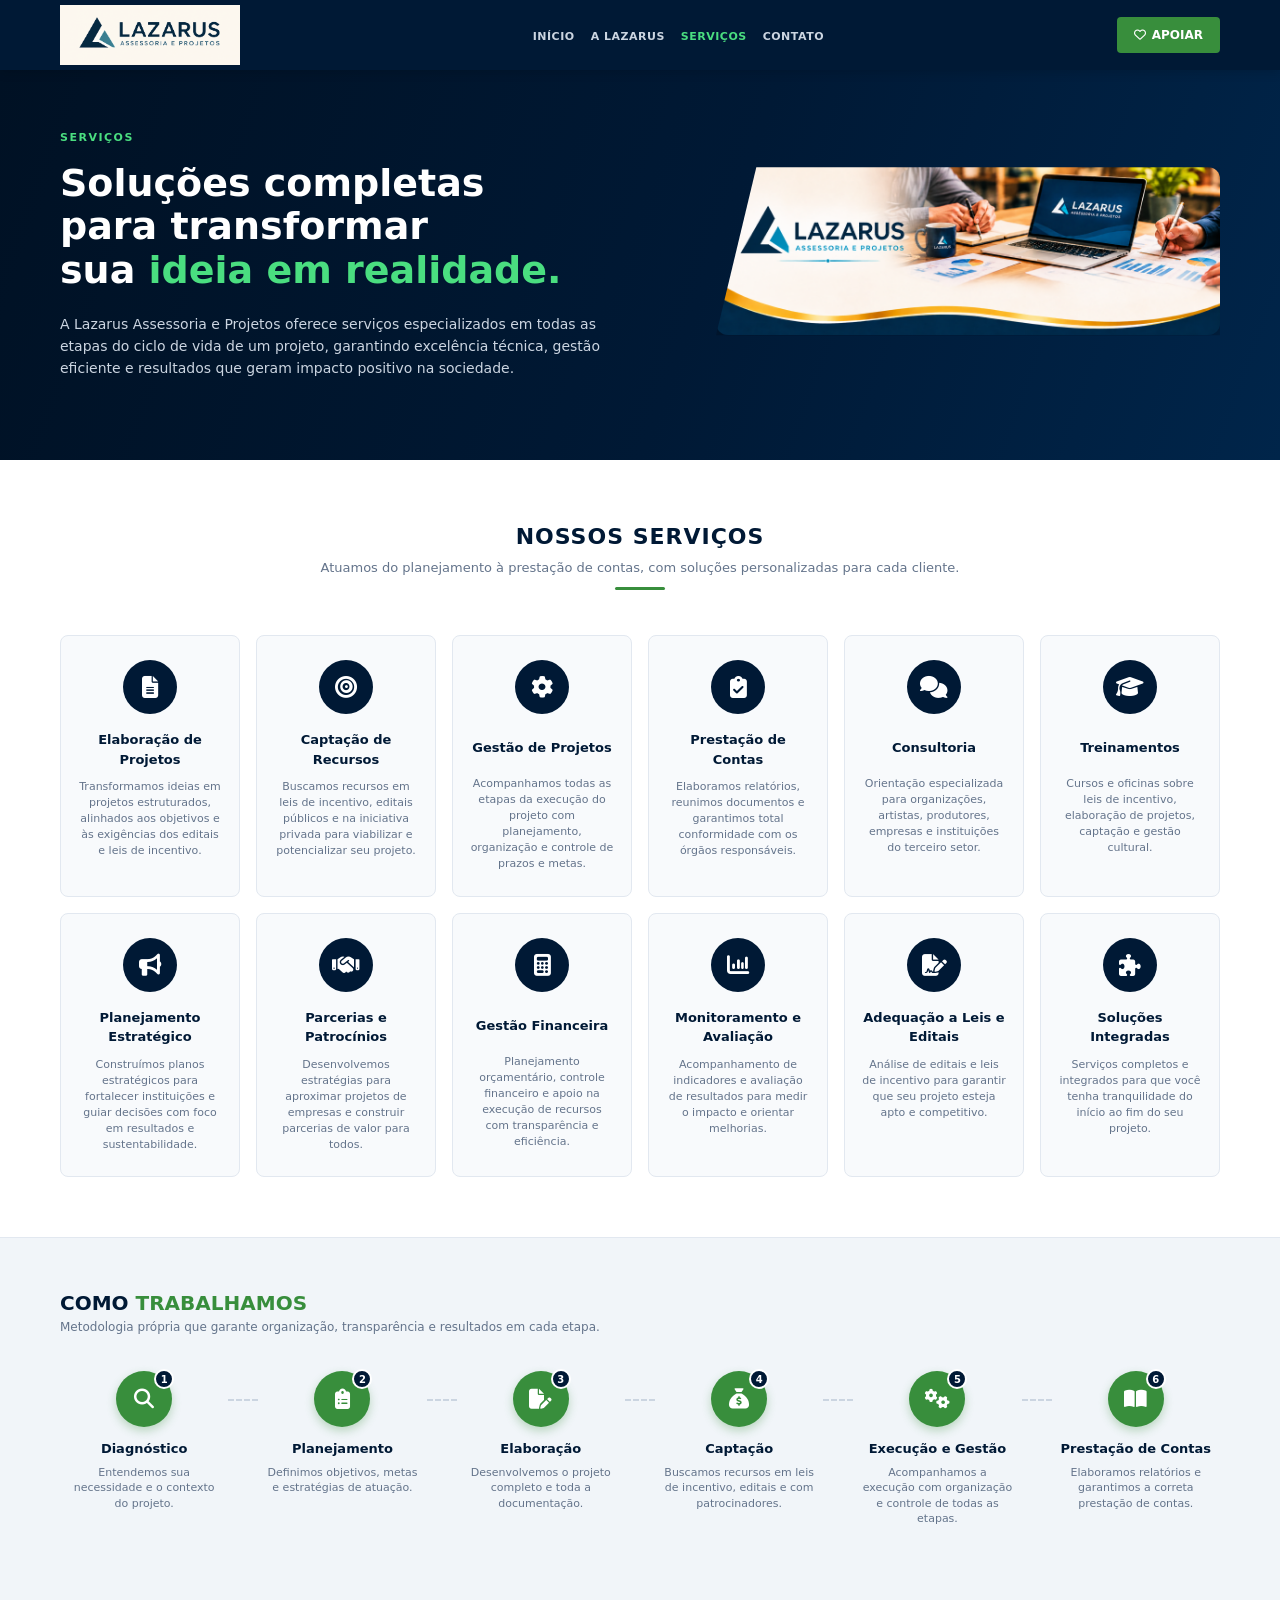
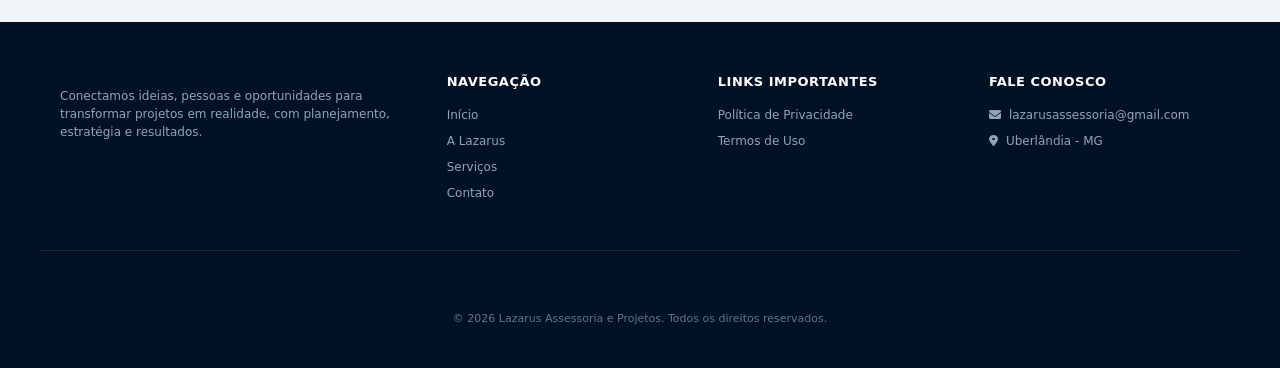
<file: servicos.html>
<!doctype html>
<html lang="pt-BR">
  <head>
    <meta charset="UTF-8" />
    <meta name="viewport" content="width=device-width, initial-scale=1.0" />
    <title>Serviços - Lazarus Assessoria e Projetos</title>
    <link
      rel="stylesheet"
      href="https://cdnjs.cloudflare.com/ajax/libs/font-awesome/6.4.0/css/all.min.css"
    />
    <link rel="stylesheet" href="style.css" />
  </head>
  <body>
    <!-- HEADER FIEL AO LAYOUT DA IMAGEM -->
    <header class="header">
      <div class="container header-container">
        <a href="index.html" class="logo"
          ><img
            src="imagens/logos/logo.png"
            alt="Lazarus Assessoria e Projetos"
            width="60"
            height="60"
            fetchpriority="high"
        /></a>

        <nav class="navbar">
          <ul class="nav-links">
            <li><a href="index.html">INÍCIO</a></li>
            <li><a href="sobre.html">A LAZARUS</a></li>
            <li><a href="servicos.html" class="active">SERVIÇOS</a></li>
            <li><a href="contato.html">CONTATO</a></li>
          </ul>
        </nav>

        <a href="contato.html" class="btn btn-header">
          <i class="fa-regular fa-heart"></i>APOIAR
        </a>

        <button
          class="menu-toggle"
          id="menuToggle"
          aria-label="Abrir menu"
          aria-expanded="false"
        >
          <i class="fa-solid fa-bars"></i>
        </button>
      </div>
    </header>

    <!-- HERO SECTION - SERVIÇOS -->
    <section class="servicos-hero">
      <div class="container servicos-hero-grid">
        <div class="servicos-hero-text">
          <span class="hero-tag">SERVIÇOS</span>
          <h1>
            Soluções completas<br />para transformar<br />sua
            <span class="highlight">ideia em realidade.</span>
          </h1>
          <p>
            A Lazarus Assessoria e Projetos oferece serviços especializados em
            todas as etapas do ciclo de vida de um projeto, garantindo
            excelência técnica, gestão eficiente e resultados que geram impacto
            positivo na sociedade.
          </p>
        </div>

        <div class="servicos-hero-image">
          <img
            src="imagens/capas/CapaDoSobre.png"
            alt="Soluções completas Lazarus"
          />
        </div>
      </div>
    </section>

    <!-- NOSSOS SERVIÇOS (12 CARDS) -->
    <section class="section-nossos-servicos">
      <div class="container">
        <div class="section-header-center">
          <h2>NOSSOS SERVIÇOS</h2>
          <p>
            Atuamos do planejamento à prestação de contas, com soluções
            personalizadas para cada cliente.
          </p>
          <div class="title-underline"></div>
        </div>

        <div class="servicos-grid">
          <!-- 1 -->
          <div class="servico-card">
            <div class="servico-icon-wrapper">
              <i class="fa-solid fa-file-lines"></i>
            </div>
            <h3>Elaboração de Projetos</h3>
            <p>
              Transformamos ideias em projetos estruturados, alinhados aos
              objetivos e às exigências dos editais e leis de incentivo.
            </p>
          </div>

          <!-- 2 -->
          <div class="servico-card">
            <div class="servico-icon-wrapper">
              <i class="fa-solid fa-bullseye"></i>
            </div>
            <h3>Captação de Recursos</h3>
            <p>
              Buscamos recursos em leis de incentivo, editais públicos e na
              iniciativa privada para viabilizar e potencializar seu projeto.
            </p>
          </div>

          <!-- 3 -->
          <div class="servico-card">
            <div class="servico-icon-wrapper">
              <i class="fa-solid fa-gear"></i>
            </div>
            <h3>Gestão de Projetos</h3>
            <p>
              Acompanhamos todas as etapas da execução do projeto com
              planejamento, organização e controle de prazos e metas.
            </p>
          </div>

          <!-- 4 -->
          <div class="servico-card">
            <div class="servico-icon-wrapper">
              <i class="fa-solid fa-clipboard-check"></i>
            </div>
            <h3>Prestação de Contas</h3>
            <p>
              Elaboramos relatórios, reunimos documentos e garantimos total
              conformidade com os órgãos responsáveis.
            </p>
          </div>

          <!-- 5 -->
          <div class="servico-card">
            <div class="servico-icon-wrapper">
              <i class="fa-solid fa-comments"></i>
            </div>
            <h3>Consultoria</h3>
            <p>
              Orientação especializada para organizações, artistas, produtores,
              empresas e instituições do terceiro setor.
            </p>
          </div>

          <!-- 6 -->
          <div class="servico-card">
            <div class="servico-icon-wrapper">
              <i class="fa-solid fa-graduation-cap"></i>
            </div>
            <h3>Treinamentos</h3>
            <p>
              Cursos e oficinas sobre leis de incentivo, elaboração de projetos,
              captação e gestão cultural.
            </p>
          </div>

          <!-- 7 -->
          <div class="servico-card">
            <div class="servico-icon-wrapper">
              <i class="fa-solid fa-bullhorn"></i>
            </div>
            <h3>Planejamento Estratégico</h3>
            <p>
              Construímos planos estratégicos para fortalecer instituições e
              guiar decisões com foco em resultados e sustentabilidade.
            </p>
          </div>

          <!-- 8 -->
          <div class="servico-card">
            <div class="servico-icon-wrapper">
              <i class="fa-solid fa-handshake"></i>
            </div>
            <h3>Parcerias e Patrocínios</h3>
            <p>
              Desenvolvemos estratégias para aproximar projetos de empresas e
              construir parcerias de valor para todos.
            </p>
          </div>

          <!-- 9 -->
          <div class="servico-card">
            <div class="servico-icon-wrapper">
              <i class="fa-solid fa-calculator"></i>
            </div>
            <h3>Gestão Financeira</h3>
            <p>
              Planejamento orçamentário, controle financeiro e apoio na execução
              de recursos com transparência e eficiência.
            </p>
          </div>

          <!-- 10 -->
          <div class="servico-card">
            <div class="servico-icon-wrapper">
              <i class="fa-solid fa-chart-column"></i>
            </div>
            <h3>Monitoramento e Avaliação</h3>
            <p>
              Acompanhamento de indicadores e avaliação de resultados para medir
              o impacto e orientar melhorias.
            </p>
          </div>

          <!-- 11 -->
          <div class="servico-card">
            <div class="servico-icon-wrapper">
              <i class="fa-solid fa-file-signature"></i>
            </div>
            <h3>Adequação a Leis e Editais</h3>
            <p>
              Análise de editais e leis de incentivo para garantir que seu
              projeto esteja apto e competitivo.
            </p>
          </div>

          <!-- 12 -->
          <div class="servico-card">
            <div class="servico-icon-wrapper">
              <i class="fa-solid fa-puzzle-piece"></i>
            </div>
            <h3>Soluções Integradas</h3>
            <p>
              Serviços completos e integrados para que você tenha tranquilidade
              do início ao fim do seu projeto.
            </p>
          </div>
        </div>
      </div>
    </section>

    <!-- COMO TRABALHAMOS (PASSO A PASSO FLUXO) -->
    <section class="section-como-trabalhamos">
      <div class="container">
        <div class="como-trabalhamos-header">
          <div class="como-title-group">
            <h2>COMO <span>TRABALHAMOS</span></h2>
            <p>
              Metodologia própria que garante organização, transparência e
              resultados em cada etapa.
            </p>
          </div>

          <div class="flow-steps-grid">
            <!-- Passo 1 -->
            <div class="flow-step">
              <div class="icon-bubble">
                <i class="fa-solid fa-magnifying-glass"></i>
                <span class="step-badge">1</span>
              </div>
              <h4>Diagnóstico</h4>
              <p>Entendemos sua necessidade e o contexto do projeto.</p>
            </div>

            <div class="flow-connector"></div>

            <!-- Passo 2 -->
            <div class="flow-step">
              <div class="icon-bubble">
                <i class="fa-solid fa-clipboard-list"></i>
                <span class="step-badge">2</span>
              </div>
              <h4>Planejamento</h4>
              <p>Definimos objetivos, metas e estratégias de atuação.</p>
            </div>

            <div class="flow-connector"></div>

            <!-- Passo 3 -->
            <div class="flow-step">
              <div class="icon-bubble">
                <i class="fa-solid fa-file-pen"></i>
                <span class="step-badge">3</span>
              </div>
              <h4>Elaboração</h4>
              <p>Desenvolvemos o projeto completo e toda a documentação.</p>
            </div>

            <div class="flow-connector"></div>

            <!-- Passo 4 -->
            <div class="flow-step">
              <div class="icon-bubble">
                <i class="fa-solid fa-sack-dollar"></i>
                <span class="step-badge">4</span>
              </div>
              <h4>Captação</h4>
              <p>
                Buscamos recursos em leis de incentivo, editais e com
                patrocinadores.
              </p>
            </div>

            <div class="flow-connector"></div>

            <!-- Passo 5 -->
            <div class="flow-step">
              <div class="icon-bubble">
                <i class="fa-solid fa-gears"></i>
                <span class="step-badge">5</span>
              </div>
              <h4>Execução e Gestão</h4>
              <p>
                Acompanhamos a execução com organização e controle de todas as
                etapas.
              </p>
            </div>

            <div class="flow-connector"></div>

            <!-- Passo 6 -->
            <div class="flow-step">
              <div class="icon-bubble">
                <i class="fa-solid fa-book-open"></i>
                <span class="step-badge">6</span>
              </div>
              <h4>Prestação de Contas</h4>
              <p>
                Elaboramos relatórios e garantimos a correta prestação de
                contas.
              </p>
            </div>
          </div>
        </div>
      </div>
    </section>

    <!-- FOOTER -->
    <footer class="footer">
      <div class="container footer-grid">
        <div class="footer-brand">
          <p>
            Conectamos ideias, pessoas e oportunidades para transformar projetos
            em realidade, com planejamento, estratégia e resultados.
          </p>
        </div>

        <div class="footer-col">
          <h4>NAVEGAÇÃO</h4>
          <ul>
            <li><a href="index.html">Início</a></li>
            <li><a href="sobre.html">A Lazarus</a></li>
            <li><a href="servicos.html">Serviços</a></li>
            <li><a href="contato.html">Contato</a></li>
          </ul>
        </div>

        <div class="footer-col">
          <h4>LINKS IMPORTANTES</h4>
          <ul>
            <li>
              <a href="politicaDePrivacidade.html">Política de Privacidade</a>
            </li>
            <li><a href="TermosDeUso.html">Termos de Uso</a></li>
          </ul>
        </div>

        <div class="footer-col">
          <h4>FALE CONOSCO</h4>
          <ul class="contact-info">
            <li>
              <i class="fa-solid fa-envelope"></i> lazarusassessoria@gmail.com
            </li>
            <li><i class="fa-solid fa-location-dot"></i> Uberlândia - MG</li>
          </ul>
        </div>
      </div>

      <div class="footer-bottom">
        <p>
          © 2026 Lazarus Assessoria e Projetos. Todos os direitos reservados.
        </p>
      </div>
    </footer>
    <script src="script.js"></script>
  </body>
</html>
</file>
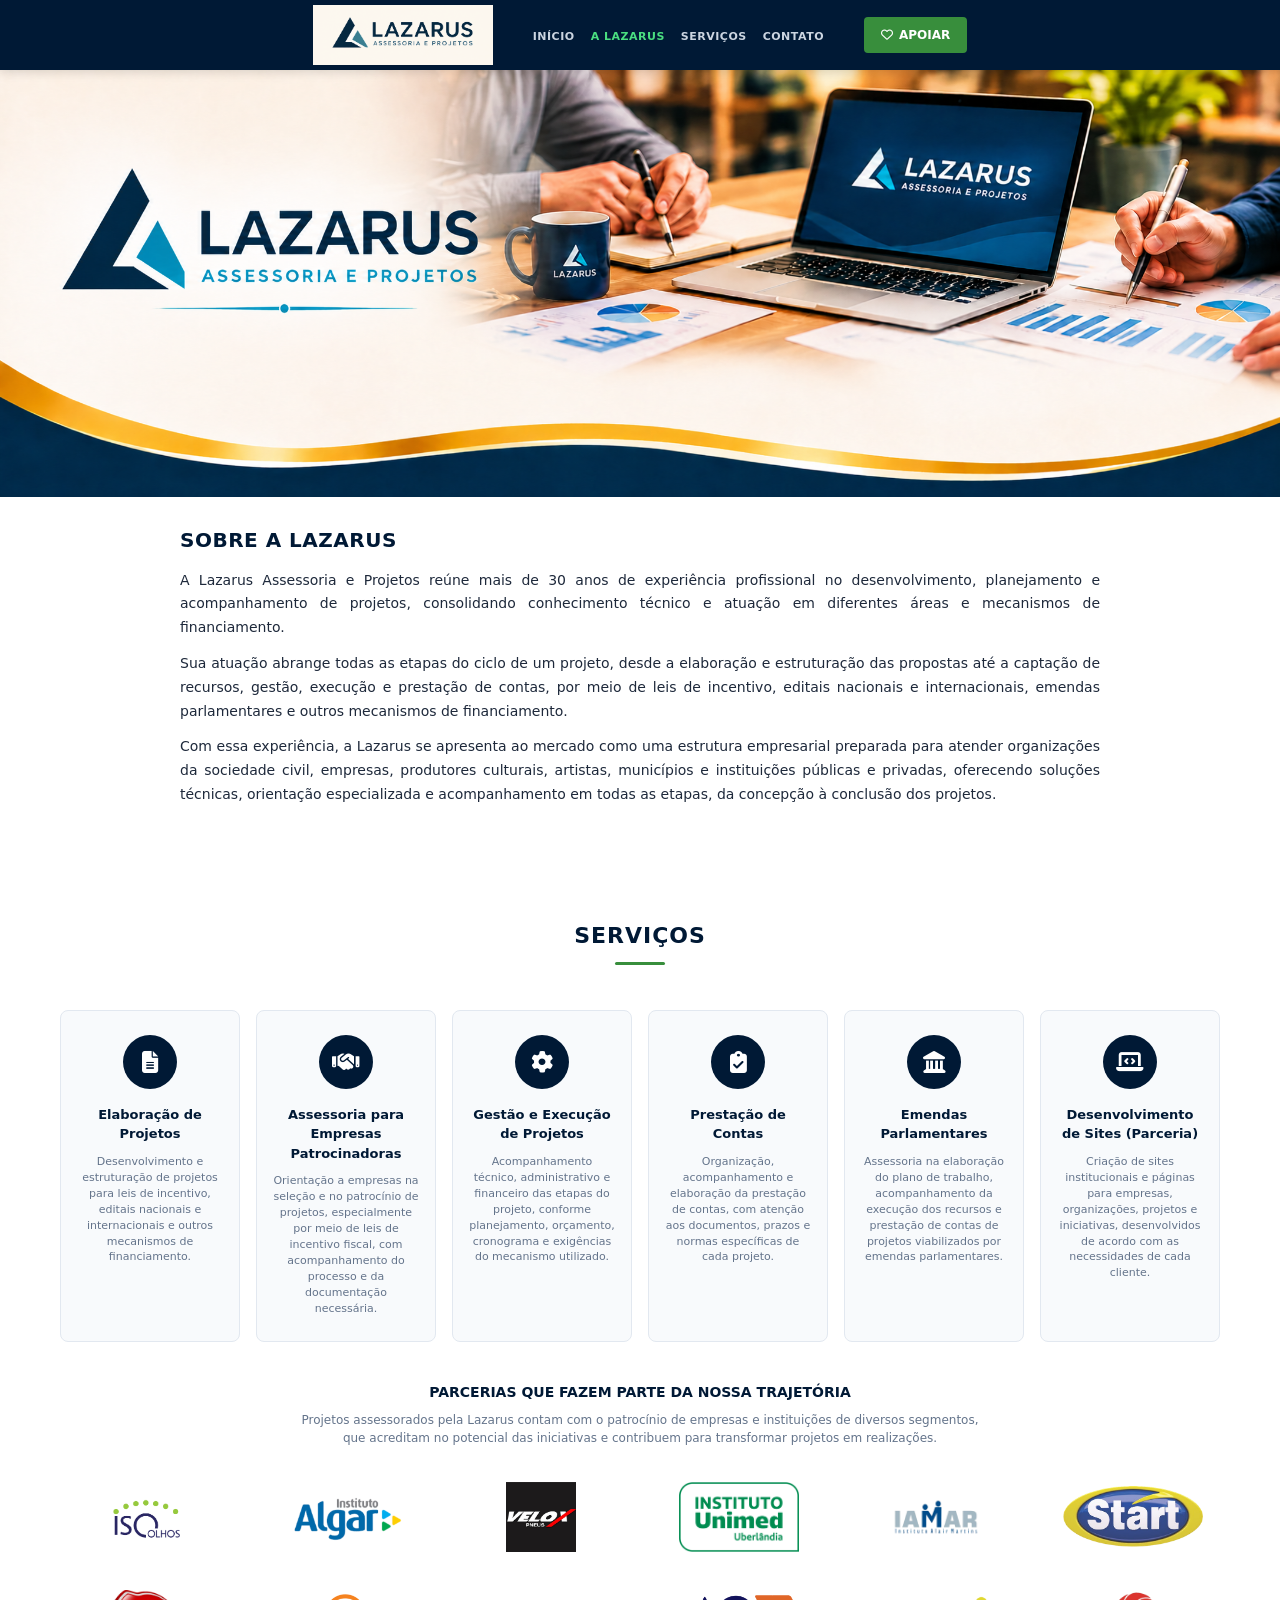
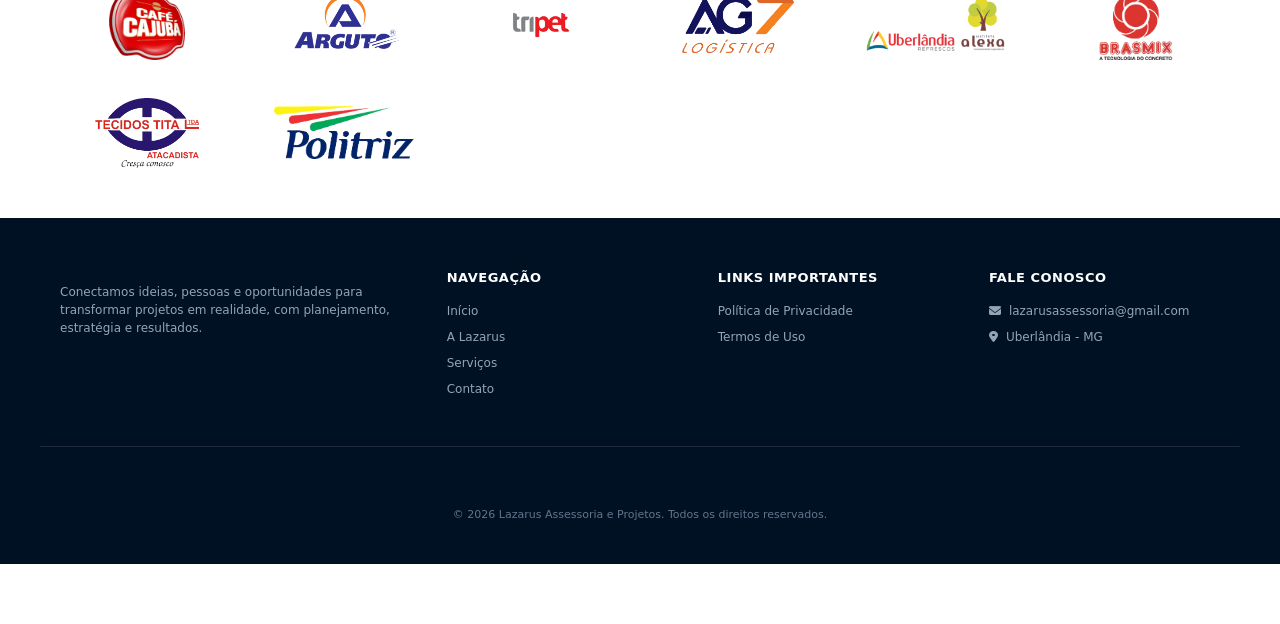
<file: sobre.html>
<!doctype html>
<html lang="pt-BR">
  <head>
    <meta charset="UTF-8" />
    <meta name="viewport" content="width=device-width, initial-scale=1.0" />
    <title>A Lazarus - Lazarus Assessoria e Projetos</title>
    <link
      rel="stylesheet"
      href="https://cdnjs.cloudflare.com/ajax/libs/font-awesome/6.4.0/css/all.min.css"
    />
    <link rel="stylesheet" href="style.css" />
  </head>
  <body>
    <!-- HEADER -->
    <header class="header">
      <div class="container header-container header-no-logo">
        <a href="index.html" class="logo"
          ><img
            src="imagens/logos/logo.png"
            alt="Lazarus Assessoria e Projetos"
            width="60"
            height="60"
            fetchpriority="high"
        /></a>

        <nav class="navbar">
          <ul class="nav-links">
            <li><a href="index.html">INÍCIO</a></li>
            <li><a href="sobre.html" class="active">A LAZARUS</a></li>
            <li><a href="servicos.html">SERVIÇOS</a></li>
            <li><a href="contato.html">CONTATO</a></li>
          </ul>
        </nav>

        <a href="contato.html" class="btn btn-header">
          <i class="fa-regular fa-heart"></i>APOIAR
        </a>

        <button
          class="menu-toggle"
          id="menuToggle"
          aria-label="Abrir menu"
          aria-expanded="false"
        >
          <i class="fa-solid fa-bars"></i>
        </button>
      </div>
    </header>
    <section class="page-cover">
      <img src="imagens/capas/CapaDoSobre.png" alt="Lazarus Assessoria e Projetos" />
    </section>

    <section class="page-about">
      <div class="container page-about-inner">
        <h2>SOBRE A LAZARUS</h2>
        <p>
          A Lazarus Assessoria e Projetos reúne mais de 30 anos de experiência
          profissional no desenvolvimento, planejamento e acompanhamento de
          projetos, consolidando conhecimento técnico e atuação em diferentes
          áreas e mecanismos de financiamento.
        </p>
        <p>
          Sua atuação abrange todas as etapas do ciclo de um projeto, desde a
          elaboração e estruturação das propostas até a captação de recursos,
          gestão, execução e prestação de contas, por meio de leis de incentivo,
          editais nacionais e internacionais, emendas parlamentares e outros
          mecanismos de financiamento.
        </p>
        <p>
          Com essa experiência, a Lazarus se apresenta ao mercado como uma
          estrutura empresarial preparada para atender organizações da sociedade
          civil, empresas, produtores culturais, artistas, municípios e
          instituições públicas e privadas, oferecendo soluções técnicas,
          orientação especializada e acompanhamento em todas as etapas, da
          concepção à conclusão dos projetos.
        </p>
      </div>
    </section>
     <section class="section-nossos-servicos">
      <div class="container">
        <div class="section-header-center">
          <h2>SERVIÇOS</h2>
          <div class="title-underline"></div>
        </div>
        <div class="servicos-grid servicos-grid-6">
          <div class="servico-card">
            <div class="servico-icon-wrapper">
              <i class="fa-solid fa-file-lines"></i>
            </div>
            <h3>Elaboração de Projetos</h3>
            <p>
              Desenvolvimento e estruturação de projetos para leis de incentivo,
              editais nacionais e internacionais e outros mecanismos de
              financiamento.
            </p>
          </div>
          <div class="servico-card">
            <div class="servico-icon-wrapper">
              <i class="fa-solid fa-handshake"></i>
            </div>
            <h3>Assessoria para Empresas Patrocinadoras</h3>
            <p>
              Orientação a empresas na seleção e no patrocínio de projetos,
              especialmente por meio de leis de incentivo fiscal, com
              acompanhamento do processo e da documentação necessária.
            </p>
          </div>
          <div class="servico-card">
            <div class="servico-icon-wrapper">
              <i class="fa-solid fa-gear"></i>
            </div>
            <h3>Gestão e Execução de Projetos</h3>
            <p>
              Acompanhamento técnico, administrativo e financeiro das etapas do
              projeto, conforme planejamento, orçamento, cronograma e exigências
              do mecanismo utilizado.
            </p>
          </div>
          <div class="servico-card">
            <div class="servico-icon-wrapper">
              <i class="fa-solid fa-clipboard-check"></i>
            </div>
            <h3>Prestação de Contas</h3>
            <p>
              Organização, acompanhamento e elaboração da prestação de contas,
              com atenção aos documentos, prazos e normas específicas de cada
              projeto.
            </p>
          </div>
          <div class="servico-card">
            <div class="servico-icon-wrapper">
              <i class="fa-solid fa-landmark"></i>
            </div>
            <h3>Emendas Parlamentares</h3>
            <p>
              Assessoria na elaboração do plano de trabalho, acompanhamento da
              execução dos recursos e prestação de contas de projetos
              viabilizados por emendas parlamentares.
            </p>
          </div>
          <div class="servico-card">
            <div class="servico-icon-wrapper">
              <i class="fa-solid fa-laptop-code"></i>
            </div>
            <h3>Desenvolvimento de Sites (Parceria)</h3>
            <p>
              Criação de sites institucionais e páginas para empresas,
              organizações, projetos e iniciativas, desenvolvidos de acordo com
              as necessidades de cada cliente.
            </p>
          </div>
        </div>
      </div>
    <section class="partners-section">
      <div class="container text-center">
        <h3>PARCERIAS QUE FAZEM PARTE DA NOSSA TRAJETÓRIA</h3>
        <p class="partners-sub">
          Projetos assessorados pela Lazarus contam com o patrocínio de empresas
          e instituições de diversos segmentos, que acreditam no potencial das
          iniciativas e contribuem para transformar projetos em realizações.
        </p>
        <div class="partners-grid">
          <div class="partner-logo">
            <img src="imagens/logos/Logo ISO.png" alt="ISO Olhos" />
          </div>
          <div class="partner-logo">
            <img src="imagens/logos/algar.png" alt="Instituto Algar" />
          </div>
          <div class="partner-logo">
            <img src="imagens/logos/LogoVelox.jpeg" alt="Velox Pneus" />
          </div>
          <div class="partner-logo">
            <img src="imagens/logos/unimed.png" alt="Instituto Unimed Uberlândia" />
          </div>
          <div class="partner-logo">
            <img src="imagens/logos/LogoIamarF.png" alt="IAMAR - Instituto Alair Martins" />
          </div>
          <div class="partner-logo">
            <img src="imagens/logos/LogoStart.png" alt="Start" />
          </div>
          <div class="partner-logo">
            <img src="imagens/logos/LOgoCajuba.png" alt="Café Cajubá" />
          </div>
          <div class="partner-logo">
            <img src="imagens/logos/Logo ARGUTO-Letras AZUL 02(2).png" alt="Grupo Arguto" />
          </div>
          <div class="partner-logo">
            <img src="imagens/logos/LogoTripet.png" alt="Tripet" />
          </div>
          <div class="partner-logo">
            <img src="imagens/logos/LogoAG7.png" alt="AG7 Logística" />
          </div>
          <div class="partner-logo">
            <img src="imagens/logos/uberlandiaR.png" alt="Uberlândia Refrescos" />
          </div>
          <div class="partner-logo">
            <img src="imagens/logos/LogoBrasmix.png" alt="Brasmix" />
          </div>
          <div class="partner-logo">
            <img src="imagens/logos/LogosTecidosTita.png" alt="Tecidos Tita" />
          </div>
          <div class="partner-logo">
            <img src="imagens/logos/LogoPolitriz.png" alt="Politriz" />
          </div>
        </div>
      </div>
    </section>
    <footer class="footer">
      <div class="container footer-grid">
        <div class="footer-brand">
          <p>
            Conectamos ideias, pessoas e oportunidades para transformar projetos
            em realidade, com planejamento, estratégia e resultados.
          </p>
        </div>

        <div class="footer-col">
          <h4>NAVEGAÇÃO</h4>
          <ul>
            <li><a href="index.html">Início</a></li>
            <li><a href="sobre.html">A Lazarus</a></li>
            <li><a href="servicos.html">Serviços</a></li>
            <li><a href="contato.html">Contato</a></li>
          </ul>
        </div>

        <div class="footer-col">
          <h4>LINKS IMPORTANTES</h4>
          <ul>
            <li>
              <a href="politicaDePrivacidade.html">Política de Privacidade</a>
            </li>
            <li><a href="TermosDeUso.html">Termos de Uso</a></li>
          </ul>
        </div>

        <div class="footer-col">
          <h4>FALE CONOSCO</h4>
          <ul class="contact-info">
            <li>
              <i class="fa-solid fa-envelope"></i> lazarusassessoria@gmail.com
            </li>
            <li><i class="fa-solid fa-location-dot"></i> Uberlândia - MG</li>
          </ul>
        </div>
      </div>

      <div class="footer-bottom">
        <p>
          © 2026 Lazarus Assessoria e Projetos. Todos os direitos reservados.
        </p>
      </div>
    </footer>
    <script src="script.js"></script>
  </body>
</html>
</file>
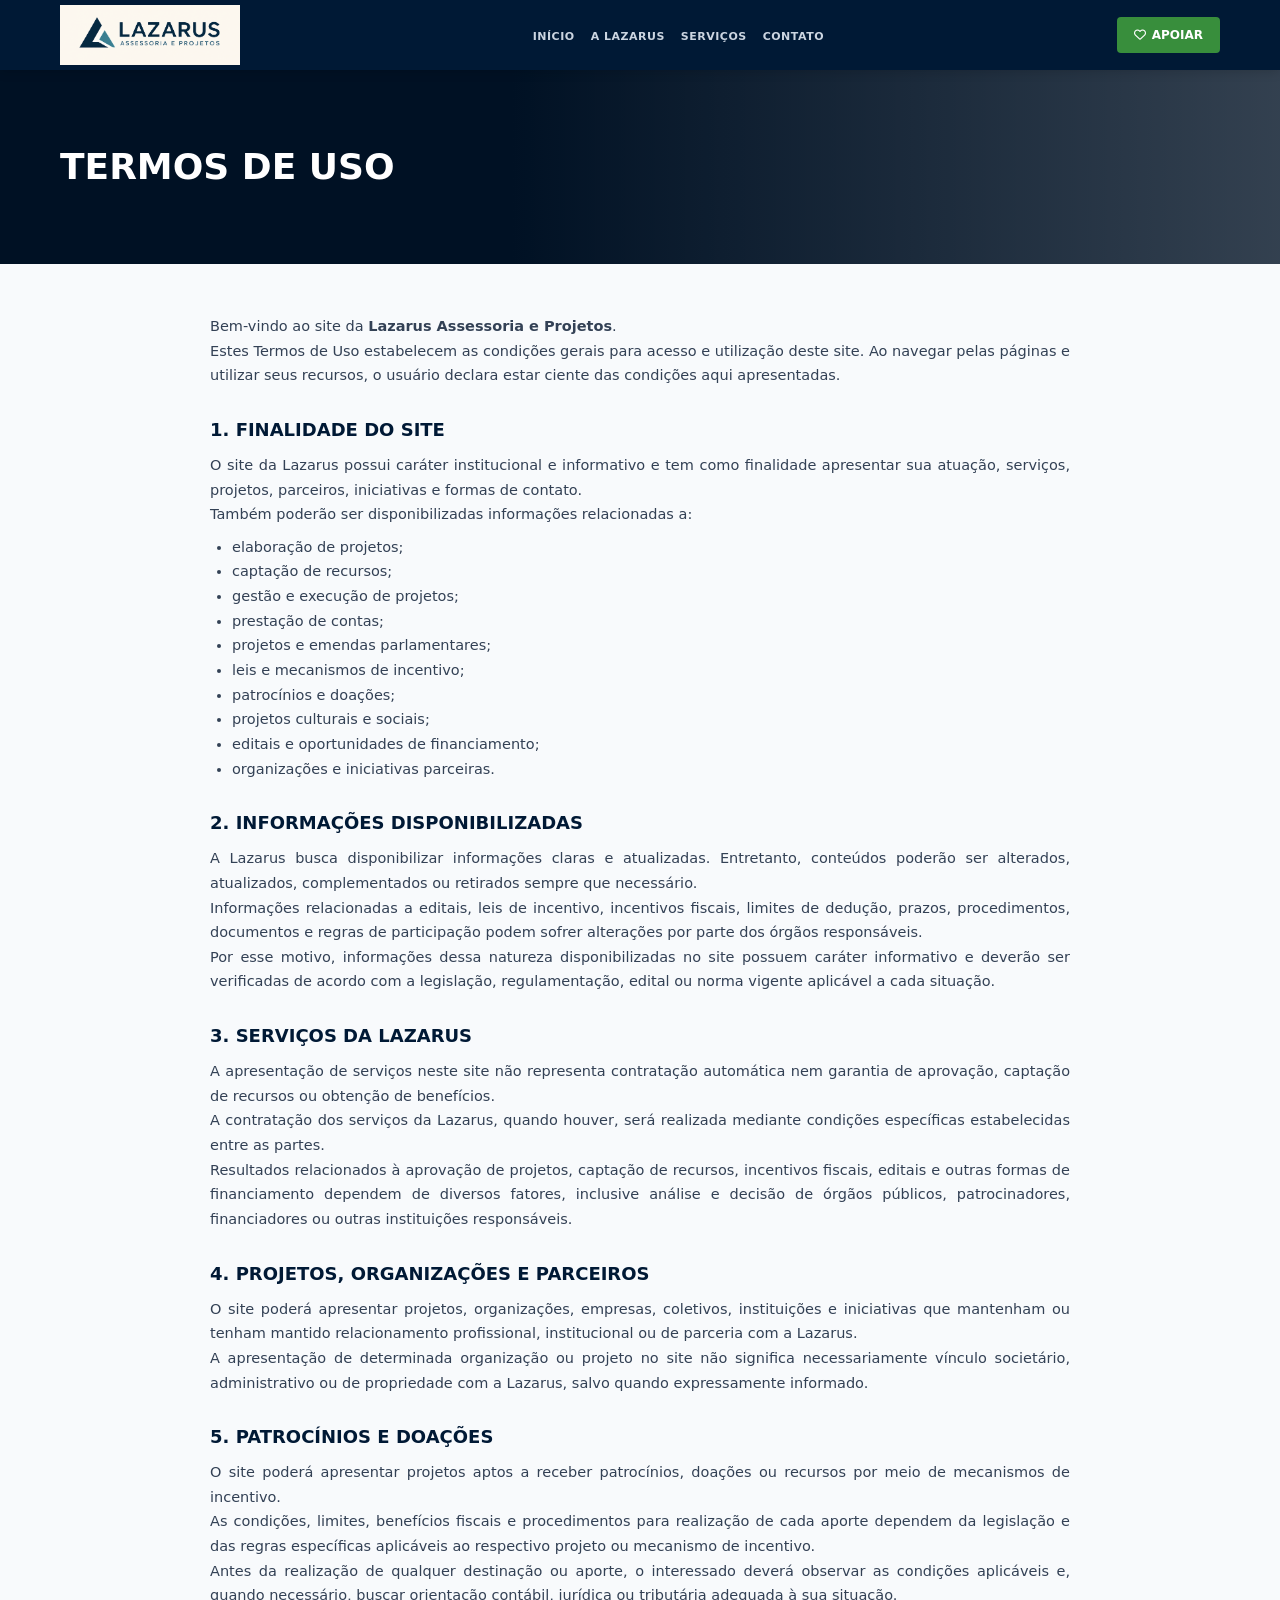
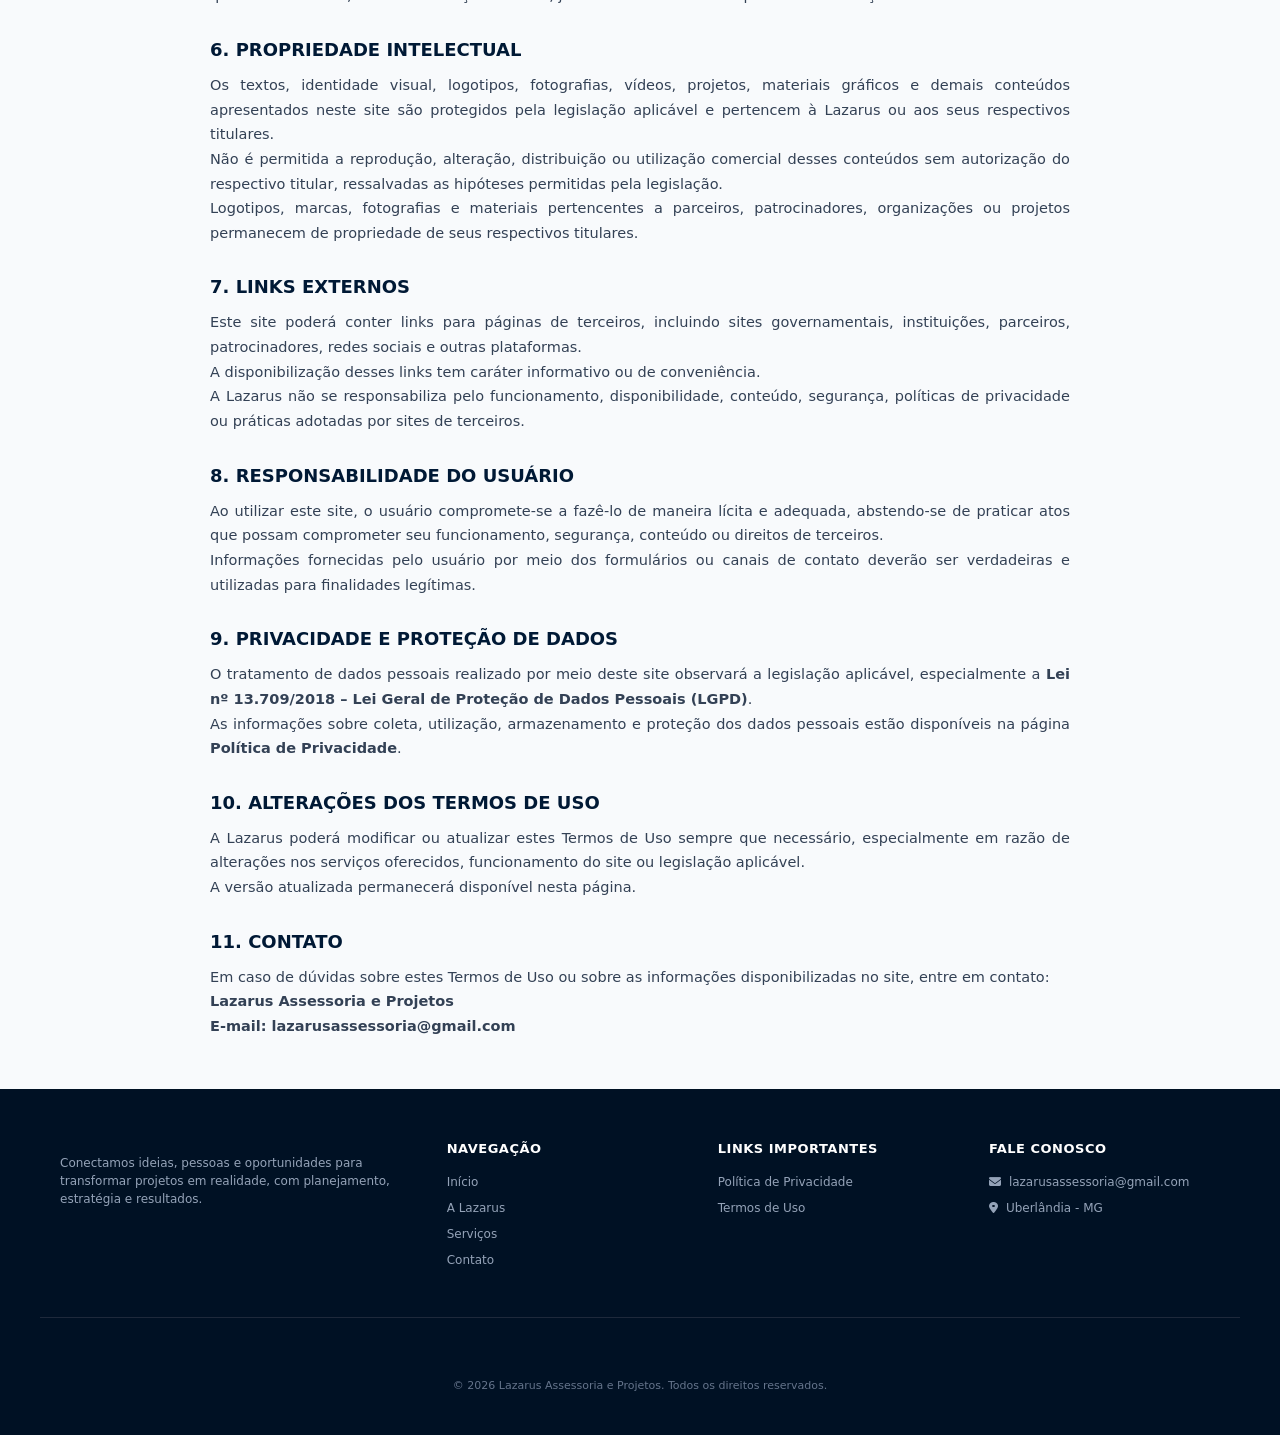
<file: TermosDeUso.html>
<!doctype html>
<html lang="pt-BR">
  <head>
    <meta charset="UTF-8" />
    <meta name="viewport" content="width=device-width, initial-scale=1.0" />
    <title>Termos de Uso - Lazarus Assessoria e Projetos</title>
    <!-- Ícones FontAwesome -->
    <link
      rel="stylesheet"
      href="https://cdnjs.cloudflare.com/ajax/libs/font-awesome/6.4.0/css/all.min.css"
    />
    <link rel="stylesheet" href="style.css" />
  </head>
  <body>
    <!-- HEADER & NAVEGAÇÃO -->
    <header class="header">
      <div class="container header-container">
        <a href="index.html" class="logo"
          ><img
            src="imagens/logos/logo.png"
            alt="Lazarus Assessoria e Projetos"
            width="60"
            height="60"
            fetchpriority="high"
        /></a>
        <nav class="navbar">
          <ul class="nav-links">
            <li><a href="index.html">INÍCIO</a></li>
            <li><a href="sobre.html">A LAZARUS</a></li>
            <li><a href="servicos.html">SERVIÇOS</a></li>
            <li><a href="contato.html">CONTATO</a></li>
          </ul>
        </nav>
        <a href="contato.html" class="btn btn-header"
          ><i class="fa-regular fa-heart"></i>APOIAR</a
        >
        <button
          class="menu-toggle"
          id="menuToggle"
          aria-label="Abrir menu"
          aria-expanded="false"
        >
          <i class="fa-solid fa-bars"></i>
        </button>
      </div>
    </header>

    <section class="hero-dark">
      <div class="container"><h1>TERMOS DE USO</h1></div>
    </section>
    <section class="legal-page">
      <div class="container">
        <p>
          Bem-vindo ao site da
          <strong>Lazarus Assessoria e Projetos</strong>.
        </p>
        <p>
          Estes Termos de Uso estabelecem as condições gerais para acesso e
          utilização deste site. Ao navegar pelas páginas e utilizar seus
          recursos, o usuário declara estar ciente das condições aqui
          apresentadas.
        </p>
        <h2>1. FINALIDADE DO SITE</h2>
        <p>
          O site da Lazarus possui caráter institucional e informativo e tem
          como finalidade apresentar sua atuação, serviços, projetos, parceiros,
          iniciativas e formas de contato.
        </p>
        <p>Também poderão ser disponibilizadas informações relacionadas a:</p>
        <ul>
          <li>elaboração de projetos;</li>
          <li>captação de recursos;</li>
          <li>gestão e execução de projetos;</li>
          <li>prestação de contas;</li>
          <li>projetos e emendas parlamentares;</li>
          <li>leis e mecanismos de incentivo;</li>
          <li>patrocínios e doações;</li>
          <li>projetos culturais e sociais;</li>
          <li>editais e oportunidades de financiamento;</li>
          <li>organizações e iniciativas parceiras.</li>
        </ul>
        <h2>2. INFORMAÇÕES DISPONIBILIZADAS</h2>
        <p>
          A Lazarus busca disponibilizar informações claras e atualizadas.
          Entretanto, conteúdos poderão ser alterados, atualizados,
          complementados ou retirados sempre que necessário.
        </p>
        <p>
          Informações relacionadas a editais, leis de incentivo, incentivos
          fiscais, limites de dedução, prazos, procedimentos, documentos e
          regras de participação podem sofrer alterações por parte dos órgãos
          responsáveis.
        </p>
        <p>
          Por esse motivo, informações dessa natureza disponibilizadas no site
          possuem caráter informativo e deverão ser verificadas de acordo com a
          legislação, regulamentação, edital ou norma vigente aplicável a cada
          situação.
        </p>
        <h2>3. SERVIÇOS DA LAZARUS</h2>
        <p>
          A apresentação de serviços neste site não representa contratação
          automática nem garantia de aprovação, captação de recursos ou obtenção
          de benefícios.
        </p>
        <p>
          A contratação dos serviços da Lazarus, quando houver, será realizada
          mediante condições específicas estabelecidas entre as partes.
        </p>
        <p>
          Resultados relacionados à aprovação de projetos, captação de recursos,
          incentivos fiscais, editais e outras formas de financiamento dependem
          de diversos fatores, inclusive análise e decisão de órgãos públicos,
          patrocinadores, financiadores ou outras instituições responsáveis.
        </p>
        <h2>4. PROJETOS, ORGANIZAÇÕES E PARCEIROS</h2>
        <p>
          O site poderá apresentar projetos, organizações, empresas, coletivos,
          instituições e iniciativas que mantenham ou tenham mantido
          relacionamento profissional, institucional ou de parceria com a
          Lazarus.
        </p>
        <p>
          A apresentação de determinada organização ou projeto no site não
          significa necessariamente vínculo societário, administrativo ou de
          propriedade com a Lazarus, salvo quando expressamente informado.
        </p>
        <h2>5. PATROCÍNIOS E DOAÇÕES</h2>
        <p>
          O site poderá apresentar projetos aptos a receber patrocínios, doações
          ou recursos por meio de mecanismos de incentivo.
        </p>
        <p>
          As condições, limites, benefícios fiscais e procedimentos para
          realização de cada aporte dependem da legislação e das regras
          específicas aplicáveis ao respectivo projeto ou mecanismo de
          incentivo.
        </p>
        <p>
          Antes da realização de qualquer destinação ou aporte, o interessado
          deverá observar as condições aplicáveis e, quando necessário, buscar
          orientação contábil, jurídica ou tributária adequada à sua situação.
        </p>
        <h2>6. PROPRIEDADE INTELECTUAL</h2>
        <p>
          Os textos, identidade visual, logotipos, fotografias, vídeos,
          projetos, materiais gráficos e demais conteúdos apresentados neste
          site são protegidos pela legislação aplicável e pertencem à Lazarus ou
          aos seus respectivos titulares.
        </p>
        <p>
          Não é permitida a reprodução, alteração, distribuição ou utilização
          comercial desses conteúdos sem autorização do respectivo titular,
          ressalvadas as hipóteses permitidas pela legislação.
        </p>
        <p>
          Logotipos, marcas, fotografias e materiais pertencentes a parceiros,
          patrocinadores, organizações ou projetos permanecem de propriedade de
          seus respectivos titulares.
        </p>
        <h2>7. LINKS EXTERNOS</h2>
        <p>
          Este site poderá conter links para páginas de terceiros, incluindo
          sites governamentais, instituições, parceiros, patrocinadores, redes
          sociais e outras plataformas.
        </p>
        <p>
          A disponibilização desses links tem caráter informativo ou de
          conveniência.
        </p>
        <p>
          A Lazarus não se responsabiliza pelo funcionamento, disponibilidade,
          conteúdo, segurança, políticas de privacidade ou práticas adotadas por
          sites de terceiros.
        </p>
        <h2>8. RESPONSABILIDADE DO USUÁRIO</h2>
        <p>
          Ao utilizar este site, o usuário compromete-se a fazê-lo de maneira
          lícita e adequada, abstendo-se de praticar atos que possam comprometer
          seu funcionamento, segurança, conteúdo ou direitos de terceiros.
        </p>
        <p>
          Informações fornecidas pelo usuário por meio dos formulários ou canais
          de contato deverão ser verdadeiras e utilizadas para finalidades
          legítimas.
        </p>
        <h2>9. PRIVACIDADE E PROTEÇÃO DE DADOS</h2>
        <p>
          O tratamento de dados pessoais realizado por meio deste site observará
          a legislação aplicável, especialmente a
          <strong
            >Lei nº 13.709/2018 – Lei Geral de Proteção de Dados Pessoais
            (LGPD)</strong
          >.
        </p>
        <p>
          As informações sobre coleta, utilização, armazenamento e proteção dos
          dados pessoais estão disponíveis na página
          <strong>Política de Privacidade</strong>.
        </p>
        <h2>10. ALTERAÇÕES DOS TERMOS DE USO</h2>
        <p>
          A Lazarus poderá modificar ou atualizar estes Termos de Uso sempre que
          necessário, especialmente em razão de alterações nos serviços
          oferecidos, funcionamento do site ou legislação aplicável.
        </p>
        <p>A versão atualizada permanecerá disponível nesta página.</p>
        <h2>11. CONTATO</h2>
        <p>
          Em caso de dúvidas sobre estes Termos de Uso ou sobre as informações
          disponibilizadas no site, entre em contato:
        </p>
        <p><strong>Lazarus Assessoria e Projetos</strong></p>
        <p><strong>E-mail: lazarusassessoria@gmail.com</strong></p>
      </div>
    </section>
    <footer class="footer">
      <div class="container footer-grid">
        <div class="footer-brand">
          <p>
            Conectamos ideias, pessoas e oportunidades para transformar projetos em realidade, com planejamento, estratégia e resultados.
          </p>
        </div>
        <div class="footer-col">
          <h4>NAVEGAÇÃO</h4>
          <ul>
            <li><a href="index.html">Início</a></li>
            <li><a href="sobre.html">A Lazarus</a></li>
            <li><a href="servicos.html">Serviços</a></li>
            <li><a href="contato.html">Contato</a></li>
          </ul>
        </div>
        <div class="footer-col">
          <h4>LINKS IMPORTANTES</h4>
          <ul>
            <li>
              <a href="politicaDePrivacidade.html">Política de Privacidade</a>
            </li>
            <li><a href="TermosDeUso.html">Termos de Uso</a></li>
          </ul>
        </div>
        <div class="footer-col">
          <h4>FALE CONOSCO</h4>
          <ul class="contact-info">
            <li>
              <i class="fa-solid fa-envelope"></i> lazarusassessoria@gmail.com
            </li>
            <li><i class="fa-solid fa-location-dot"></i> Uberlândia - MG</li>
          </ul>
        </div>
      </div>
      <div class="footer-bottom">
        <p>
          © 2026 Lazarus Assessoria e Projetos. Todos os direitos reservados.
        </p>
      </div>
    </footer>
    <script src="script.js"></script>
  </body>
</html>
</file>
<file: style.css>
/* --- RESET E ESTILOS BASE --- */

/* --- HEADER --- */

.header-container {
  display: flex;
  align-items: center;
  justify-content: space-between;
  height: 70px;
}

/* --- ALINHAMENTO E TAMANHO DA LOGO NO HEADER --- */

.logo img {
  max-height: 150px;
  width: auto;
  object-fit: contain;
  display: block;
  transition: transform 0.2s ease;
}

.logo img:hover {
  transform: scale(1.03);
}

.brand-name {
  font-weight: 800;
  font-size: 18px;
  letter-spacing: 2px;
}

.brand-sub {
  font-size: 8px;
  letter-spacing: 1px;
  color: #a0aec0;
}

/* --- HERO SECTION --- */

.hero {
  position: relative;
  background-image: url('imagens/capas/capa.jpeg');
  background-size: cover;
  background-position: center;
  min-height: 520px;
  display: flex;
  align-items: center;
  color: var(--white);
}

.hero-bg-overlay {
  position: absolute;
  top: 0;
  left: 0;
  width: 100%;
  height: 100%;
  background: linear-gradient(90deg, rgba(0, 25, 53, 0.95) 0%, rgba(0, 25, 53, 0.75) 50%, rgba(0, 25, 53, 0.3) 100%);
}

.hero-container {
  position: relative;
  z-index: 2;
}

.hero-content {
  max-width: 650px;
}

.hero-content h1 {
  font-size: 40px;
  line-height: 1.2;
  font-weight: 400;
  margin-bottom: 16px;
}

.hero-content .highlight {
  color: #4ade80;
}

.hero-content p {
  font-size: 16px;
  color: #cbd5e1;
  margin-bottom: 24px;
}

.hero-buttons {
  display: flex;
  flex-wrap: wrap;
  gap: 12px;
}

.btn {
  padding: 10px 18px;
  border-radius: 4px;
  font-size: 13px;
  font-weight: 600;
  text-decoration: none;
  display: inline-flex;
  align-items: center;
  gap: 8px;
  cursor: pointer;
  border: 1px solid transparent;
  transition: all 0.3s;
}

.btn-green {
  background-color: var(--brand-green);
  color: var(--white);
}

.btn-outline {
  border-color: var(--white);
  color: var(--white);
}

.btn-white {
  background-color: var(--white);
  color: var(--primary-navy);
}

.btn-dark {
  background-color: var(--secondary-navy);
  color: var(--white);
}

/* --- STATS SECTION --- */

.stats-section {
  background-color: var(--white);
  padding: 25px 0;
  border-bottom: 1px solid #e5e7eb;
}

.stats-grid {
  display: grid;
  grid-template-columns: repeat(auto-fit, minmax(160px, 1fr));
  gap: 20px;
  text-align: center;
}

/* --- SECTIONS & CARDS --- */

.section {
  padding: 60px 0;
}

.bg-light {
  background-color: var(--bg-light);
}

.section-header {
  display: flex;
  justify-content: space-between;
  align-items: center;
  margin-bottom: 30px;
}

.section-header h2 {
  font-size: 20px;
  color: var(--primary-navy);
  font-weight: 800;
  letter-spacing: 0.5px;
}

.cards-grid {
  display: grid;
  grid-template-columns: repeat(auto-fit, minmax(250px, 1fr));
  gap: 20px;
}

.project-card {
  background: var(--white);
  border-radius: 8px;
  overflow: hidden;
  box-shadow: 0 4px 12px rgba(0, 0, 0, 0.05);
  border: 1px solid #e5e7eb;
}

.card-body {
  padding: 16px;
}

.card-body h3 {
  font-size: 16px;
  margin-bottom: 6px;
  color: var(--primary-navy);
}

.card-body p {
  font-size: 13px;
  color: var(--text-gray);
  margin-bottom: 12px;
}

.badge-green {
  background-color: #dcfce7;
  color: #15803d;
}

.badge-blue {
  background-color: #dbeafe;
  color: #1d4ed8;
}

.badge-yellow {
  background-color: #fef3c7;
  color: #b45309;
}

/* --- ÁREAS DE ATUAÇÃO E MVV --- */

.text-center {
  text-align: center;
}

.areas-grid {
  display: flex;
  justify-content: center;
  flex-wrap: wrap;
  gap: 25px;
  margin-bottom: 50px;
}

.area-item {
  display: flex;
  flex-direction: column;
  align-items: center;
  width: 90px;
}

.icon-circle {
  width: 55px;
  height: 55px;
  border-radius: 50%;
  background: var(--white);
  display: flex;
  align-items: center;
  justify-content: center;
  font-size: 20px;
  color: var(--brand-green);
  box-shadow: 0 4px 10px rgba(0,0,0,0.06);
  margin-bottom: 8px;
}

.area-item span {
  font-size: 12px;
  font-weight: 600;
  color: var(--text-dark);
}

.mvv-grid {
  display: grid;
  grid-template-columns: repeat(auto-fit, minmax(280px, 1fr));
  gap: 20px;
}

.mvv-card {
  background: var(--white);
  padding: 24px;
  border-radius: 8px;
  box-shadow: 0 2px 8px rgba(0,0,0,0.04);
}

.mvv-icon {
  font-size: 28px;
  color: var(--brand-green);
  margin-bottom: 12px;
}

.mvv-card h4 {
  font-size: 14px;
  color: var(--primary-navy);
  margin-bottom: 8px;
}

.mvv-card p {
  font-size: 12px;
  color: var(--text-gray);
}

/* --- CTA BANNER --- */

.cta-text p {
  color: #cbd5e1;
  font-size: 13px;
}

/* --- FOOTER --- */

.footer-brand p {
  margin: 15px 0;
  line-height: 1.5;
}

.social-links {
  display: flex;
  gap: 12px;
}

.social-links a {
  color: var(--white);
  background: #1e293b;
  width: 32px;
  height: 32px;
  border-radius: 50%;
  display: flex;
  align-items: center;
  justify-content: center;
  text-decoration: none;
}

.footer-col h4 {
  color: var(--white);
  font-size: 13px;
  margin-bottom: 16px;
  letter-spacing: 0.5px;
}

.footer-col ul {
  list-style: none;
}

.footer-col ul li {
  margin-bottom: 8px;
}

.footer-col ul a {
  color: #94a3b8;
  text-decoration: none;
  transition: color 0.2s;
}

.footer-col ul a:hover {
  color: var(--white);
}

.contact-info li {
  display: flex;
  align-items: center;
  gap: 8px;
}

.btn-whatsapp {
  display: inline-flex;
  align-items: center;
  gap: 8px;
  background-color: #16a34a;
  color: var(--white);
  text-decoration: none;
  padding: 8px 12px;
  border-radius: 4px;
  font-weight: 600;
  margin-top: 10px;
}

.footer-bottom {
  text-align: center;
  padding: 20px 0;
  font-size: 11px;
  color: #64748b;
}

/* --- RESPONSIVIDADE --- */

/* --- RESET E VARIÁVEIS --- */

* {
  margin: 0;
  padding: 0;
  box-sizing: border-box;
}

:root {
  --primary-navy: #001935;
  --secondary-navy: #002b52;
  --brand-green: #388e3c;
  --light-green: #e8f5e9;
  --bg-light: #f8fafc;
  --text-dark: #1e293b;
  --text-gray: #6b7280;
  --white: #ffffff;
  --font-main: 'Segoe UI', system-ui, -apple-system, sans-serif;
  --navy-dark: #001124;
  --navy-main: #001935;
  --navy-card: #00254a;
  --green-main: #388e3c;
  --green-light: #4ade80;
  --bg-yellow: #ffcc00;
  --text-muted: #64748b;
}

body {
  font-family: 'Segoe UI', system-ui, sans-serif;
  color: var(--text-dark);
  line-height: 1.5;
  background: #fff;
}

.container {
  width: 100%;
  max-width: 1200px;
  margin: 0 auto;
  padding: 0 20px;
}

/* --- HEADER & FOOTER UNIFICADOS --- */

.header {
  color: #fff;
  position: sticky;
  top: 0;
  z-index: 1000;
  box-shadow: 0 2px 10px rgba(0, 0, 0, 0.15);
  background: var(--navy-main);
  height: 70px;
  display: flex;
  align-items: center;
}

.header .container {
  display: flex;
  align-items: center;
  justify-content: space-between;
}

.logo {
  display: flex;
  align-items: center;
  text-decoration: none;
  height: 100%;
  gap: 8px;
  color: #fff;
  font-weight: bold;
}

.logo.logo-white {
  height: auto;
}

.logo.logo-white img {
  max-height: 56px;
}

.nav-links {
  display: flex;
  list-style: none;
  gap: 16px;
}

.nav-links a {
  color: #cbd5e1;
  text-decoration: none;
  font-size: 11px;
  font-weight: 700;
  letter-spacing: 0.5px;
  transition: color 0.3s;
  text-transform: uppercase;
}

.nav-links a:hover,
.nav-links a.active {
  color: var(--green-light);
}

.btn-header {
  color: #fff;
  padding: 8px 16px;
  border-radius: 4px;
  font-size: 12px;
  font-weight: 700;
  text-decoration: none;
  display: flex;
  align-items: center;
  gap: 6px;
  background: var(--green-main);
}

.footer {
  color: #94a3b8;
  padding-top: 50px;
  font-size: 12px;
  background: var(--navy-dark);
  padding: 50px 0 20px;
}

.footer-grid {
  display: grid;
  grid-template-columns: 1.5fr 1fr 1fr 1fr;
  gap: 40px;
  padding-bottom: 40px;
  border-bottom: 1px solid #1e293b;
  margin-bottom: 40px;
}

.footer h4 {
  color: #fff;
  font-size: 13px;
  margin-bottom: 15px;
}

.footer ul {
  list-style: none;
}

.footer ul li {
  margin-bottom: 8px;
}

.footer a {
  color: #94a3b8;
  text-decoration: none;
}

/* --- HERO AMARELO (Circo Pititico & Estrela do Oriente) --- */

.hero-yellow {
  background: var(--bg-yellow);
  padding: 50px 0;
  border-bottom-left-radius: 60px;
  border-bottom-right-radius: 60px;
}

.hero-yellow-grid {
  display: grid;
  grid-template-columns: 1fr 1fr;
  gap: 40px;
  align-items: center;
}

.hero-yellow h1 {
  font-size: 36px;
  color: var(--navy-main);
  font-weight: 900;
  line-height: 1.2;
  margin-bottom: 15px;
}

.hero-yellow-img img {
  width: 100%;
  border-radius: 20px;
  box-shadow: 0 10px 25px rgba(0,0,0,0.15);
}

/* --- HERO ESCURO PADRÃO (Projetos, Captação, Serviços, Sobre) --- */

.hero-dark {
  background: linear-gradient(90deg, var(--navy-dark) 40%, rgba(0,17,36,0.8)), url('https://picsum.photos/1200/400?random=20') center/cover;
  color: #fff;
  padding: 60px 0;
}

.hero-dark .tag {
  color: var(--green-light);
  font-size: 11px;
  font-weight: 700;
  letter-spacing: 1px;
}

.hero-dark h1 {
  font-size: 36px;
  margin: 10px 0;
  font-weight: 800;
}

.hero-dark p {
  color: #cbd5e1;
  max-width: 600px;
  font-size: 14px;
  margin-bottom: 20px;
}

/* --- GRADES DE CARDS E ESTRUTURAS --- */

.grid-3 {
  display: grid;
  grid-template-columns: repeat(auto-fit, minmax(300px, 1fr));
  gap: 24px;
}

.grid-4 {
  display: grid;
  grid-template-columns: repeat(auto-fit, minmax(220px, 1fr));
  gap: 20px;
}

.card {
  background: #fff;
  border: 1px solid #e2e8f0;
  border-radius: 8px;
  padding: 20px;
  box-shadow: 0 4px 6px rgba(0,0,0,0.02);
}

.card-img {
  height: 160px;
  background-size: cover;
  background-position: center;
  border-radius: 6px;
  margin-bottom: 12px;
}

.badge {
  display: inline-block;
  padding: 3px 8px;
  border-radius: 4px;
  font-size: 10px;
  font-weight: 700;
  margin-top: 10px;
}

.badge-execution {
  background: #dcfce7;
  color: #15803d;
}

.badge-finished {
  background: #dbeafe;
  color: #1d4ed8;
}

/* --- SEÇÃO PASSO A PASSO (Captação / Serviços) --- */

.steps-grid {
  display: grid;
  grid-template-columns: repeat(auto-fit, minmax(150px, 1fr));
  gap: 15px;
  margin-top: 30px;
}

.step-card {
  background: #f8fafc;
  border: 1px solid #e2e8f0;
  padding: 20px 10px;
  text-align: center;
  border-radius: 8px;
}

.step-num {
  width: 30px;
  height: 30px;
  background: var(--navy-main);
  color: #fff;
  border-radius: 50%;
  display: flex;
  align-items: center;
  justify-content: center;
  margin: 0 auto 10px;
  font-weight: bold;
}

/* =========================================
   FORMULÁRIO DE CONTATO
========================================= */

.contact-form-card {
  background: #ffffff;
  border: 1px solid var(--border-color);
  border-radius: 18px;
  padding: 32px;
  box-shadow: 0 14px 40px rgba(15, 23, 42, 0.08);
}

.form-header {
  margin-bottom: 28px;
}

.form-kicker {
  display: inline-block;
  margin-bottom: 8px;
  font-size: 10px;
  font-weight: 800;
  letter-spacing: 1.5px;
  color: var(--green-main);
}

.form-header h3 {
  margin: 0 0 8px;
  color: var(--navy-main);
  font-size: 25px;
  line-height: 1.2;
}

.form-header p {
  margin: 0;
  color: var(--text-muted);
  font-size: 13px;
  line-height: 1.7;
}

.contact-form {
  display: flex;
  flex-direction: column;
  gap: 18px;
}

.form-row {
  display: grid;
  grid-template-columns: 1fr 1fr;
  gap: 16px;
}

.form-group {
  display: flex;
  flex-direction: column;
  gap: 7px;
}

.form-group label {
  color: var(--navy-main);
  font-size: 11px;
  font-weight: 700;
}

.input-wrapper {
  position: relative;
}

.input-wrapper > i {
  position: absolute;
  left: 14px;
  top: 50%;
  transform: translateY(-50%);
  color: var(--green-main);
  font-size: 14px;
  pointer-events: none;
}

.input-wrapper input,
.input-wrapper select,
.input-wrapper textarea {
  width: 100%;
  border: 1px solid #dbe3e8;
  border-radius: 10px;
  background: #fafcfd;
  color: var(--navy-main);
  font-family: inherit;
  font-size: 13px;
  outline: none;
  transition: all 0.25s ease;
}

.input-wrapper input,
.input-wrapper select {
  height: 48px;
  padding: 0 14px 0 40px;
}

.input-wrapper textarea {
  min-height: 130px;
  padding: 14px 14px 14px 40px;
  resize: vertical;
  line-height: 1.6;
}

.input-wrapper input::placeholder,
.input-wrapper textarea::placeholder {
  color: #9aa7b1;
}

.input-wrapper input:focus,
.input-wrapper select:focus,
.input-wrapper textarea:focus {
  border-color: var(--green-main);
  background: #ffffff;
  box-shadow: 0 0 0 4px rgba(67, 160, 71, 0.10);
}

.select-wrapper i {
  top: 50%;
}

.select-wrapper select {
  appearance: none;
  cursor: pointer;
  padding-right: 40px;
}

.select-wrapper::after {
  content: "\f078";
  font-family: "Font Awesome 6 Free";
  font-weight: 900;
  position: absolute;
  right: 15px;
  top: 50%;
  transform: translateY(-50%);
  color: #7b8790;
  font-size: 10px;
  pointer-events: none;
}

.textarea-wrapper > i {
  top: 18px;
  transform: none;
}

.btn-submit {
  width: 100%;
  min-height: 50px;
  display: flex;
  align-items: center;
  justify-content: center;
  gap: 12px;
  border: 0;
  border-radius: 10px;
  background: var(--navy-main);
  color: #ffffff;
  font-family: inherit;
  font-size: 12px;
  font-weight: 800;
  letter-spacing: 0.5px;
  cursor: pointer;
  transition: all 0.25s ease;
}

.btn-submit i {
  font-size: 17px;
  color: #7be487;
}

.btn-submit:hover {
  background: var(--green-main);
  transform: translateY(-2px);
  box-shadow: 0 10px 24px rgba(67, 160, 71, 0.20);
}

.btn-submit:active {
  transform: translateY(0);
}

.form-note {
  margin: 0;
  text-align: center;
  color: #8a959e;
  font-size: 10px;
  line-height: 1.5;
}

@media (max-width: 700px) {
  .contact-form-card {
    padding: 22px;
    border-radius: 14px;
  }

  .form-row {
    grid-template-columns: 1fr;
    gap: 18px;
  }

  .form-header h3 {
    font-size: 22px;
  }
}

/* --- ESTILOS ESPECÍFICOS DA PÁGINA SOBRE --- */

.sobre-hero {
  background: linear-gradient(135deg, #001124 0%, #001935 100%);
  color: #fff;
  padding: 50px 0 70px;
}

.sobre-hero-grid {
  display: grid;
  grid-template-columns: 1.4fr 1fr;
  gap: 40px;
  align-items: center;
}

@media (max-width: 900px) {
  .sobre-hero-grid {
    grid-template-columns: 1fr;
  }
}

.breadcrumb {
  font-size: 11px;
  color: var(--green-light);
  font-weight: 700;
  display: inline-block;
  margin-bottom: 10px;
}

.sobre-hero-text h1 {
  font-size: 32px;
  font-weight: 900;
  margin-bottom: 8px;
}

.sobre-hero-text h2 {
  font-size: 18px;
  color: var(--green-light);
  font-weight: 600;
  margin-bottom: 15px;
}

.sobre-hero-text p {
  font-size: 13px;
  color: #cbd5e1;
  margin-bottom: 12px;
  line-height: 1.5;
}

.sobre-stats-card {
  background: #002b52;
  border: 1px solid rgba(255, 255, 255, 0.1);
  border-radius: 10px;
  padding: 25px;
  display: flex;
  flex-direction: column;
  gap: 20px;
  box-shadow: 0 10px 30px rgba(0,0,0,0.3);
}

.stat-item-box {
  display: flex;
  align-items: center;
  gap: 15px;
}

.stat-item-box i {
  font-size: 28px;
  color: var(--green-light);
  background: rgba(74, 222, 128, 0.1);
  padding: 12px;
  border-radius: 8px;
}

.stat-item-box h3 {
  font-size: 22px;
  font-weight: 800;
  color: #fff;
}

.stat-item-box span {
  font-size: 12px;
  color: #94a3b8;
}

/* Experiência */

.experiencia-section {
  padding: 50px 0;
  background: #fff;
}

.section-title-center {
  font-size: 18px;
  color: var(--navy-main);
  margin-bottom: 30px;
  font-weight: 800;
  text-align: center;
  letter-spacing: 0.5px;
}

.experiencia-grid {
  display: grid;
  grid-template-columns: repeat(auto-fit, minmax(200px, 1fr));
  gap: 15px;
}

.exp-item {
  background: var(--bg-light);
  border: 1px solid var(--border-color);
  border-radius: 6px;
  padding: 15px;
  text-align: center;
  display: flex;
  flex-direction: column;
  align-items: center;
  gap: 8px;
  font-size: 12px;
  font-weight: 600;
  color: var(--navy-main);
}

.exp-item i {
  font-size: 20px;
  color: var(--green-main);
}

/* Especialização e Resultados */

.especializacao-resultados-section {
  padding: 50px 0;
  background: var(--bg-light);
  border-top: 1px solid var(--border-color);
  border-bottom: 1px solid var(--border-color);
}

.grid-2-uneven {
  display: grid;
  grid-template-columns: 1.3fr 1fr;
  gap: 40px;
}

@media (max-width: 900px) {
  .grid-2-uneven {
    grid-template-columns: 1fr;
    gap: 30px;
  }
}

.box-title {
  font-size: 16px;
  font-weight: 800;
  color: var(--navy-main);
  margin-bottom: 20px;
}

.especialidades-grid {
  display: grid;
  grid-template-columns: repeat(3, 1fr);
  gap: 12px;
}

@media (max-width: 600px) {
  .especialidades-grid {
    grid-template-columns: repeat(2, 1fr);
  }
}

.esp-box {
  background: #fff;
  border: 1px solid var(--border-color);
  padding: 12px 8px;
  border-radius: 6px;
  text-align: center;
  display: flex;
  flex-direction: column;
  align-items: center;
  gap: 6px;
  font-size: 11px;
  font-weight: 600;
}

.esp-box i {
  font-size: 16px;
  color: var(--green-main);
}

.result-intro {
  font-size: 13px;
  color: var(--text-muted);
  margin-bottom: 15px;
}

.results-list {
  list-style: none;
  display: grid;
  grid-template-columns: 1fr 1fr;
  gap: 10px;
}

@media (max-width: 480px) {
  .results-list {
    grid-template-columns: 1fr;
  }
}

.results-list li {
  font-size: 12px;
  font-weight: 600;
  color: var(--text-dark);
  display: flex;
  align-items: center;
  gap: 6px;
}

.results-list li i {
  color: var(--green-main);
}

/* Diferenciais */

.diferenciais-section {
  padding: 50px 0;
  background: #fff;
}

.diferenciais-grid {
  display: grid;
  grid-template-columns: repeat(4, 1fr);
  gap: 15px;
}

@media (max-width: 700px) {
  .diferenciais-grid {
    grid-template-columns: repeat(2, 1fr);
  }
}

@media (max-width: 420px) {
  .diferenciais-grid {
    grid-template-columns: 1fr;
  }
}

.dif-item {
  background: var(--bg-light);
  border: 1px solid var(--border-color);
  border-radius: 6px;
  padding: 20px;
  text-align: center;
  display: flex;
  flex-direction: column;
  align-items: center;
  gap: 10px;
  font-size: 12px;
  font-weight: 700;
  color: var(--navy-main);
}

.dif-item i {
  font-size: 24px;
  color: var(--green-main);
}

/* Parceiros */

.partners-section {
  padding: 40px 0;
  background: #fff;
  border-top: 1px solid var(--border-color);
}

.partners-section h3 {
  font-size: 14px;
  font-weight: 800;
  color: var(--navy-main);
  margin-bottom: 8px;
}

.partners-sub {
  font-size: 12px;
  color: var(--text-muted);
  max-width: 700px;
  margin: 0 auto 25px;
}

.partners-carousel {
  display: flex;
  justify-content: center;
  align-items: center;
  gap: 40px;
  flex-wrap: wrap;
}

.partner-logo {
  font-weight: 800;
  font-size: 16px;
  color: #64748b;
  letter-spacing: 0.5px;
}

/* CTA */

.cta-banner {
  background-color: var(--navy-main);
  color: #fff;
  padding: 35px 0;
}

.cta-flex {
  display: flex;
  justify-content: space-between;
  align-items: center;
  flex-wrap: wrap;
  gap: 20px;
}

.cta-sub {
  font-size: 10px;
  color: var(--green-light);
  font-weight: 700;
  letter-spacing: 1px;
}

.cta-text h3 {
  font-size: 18px;
  margin: 4px 0 8px;
  margin-top: 4px;
}

.cta-actions {
  display: flex;
  gap: 10px;
  flex-wrap: wrap;
}

.btn-green-fill {
  background: var(--green-main);
  color: #fff;
}

.btn-white-fill {
  background: #fff;
  color: var(--navy-main);
}

.btn-outline-white {
  border: 1px solid #fff;
  color: #fff;
}

/* ==========================================================================
   ESTILOS EXCLUSIVOS DA TELA DE SERVIÇOS
   ========================================================================== */

/* --- HERO SERVIÇOS COM DIAGONAL E CORTE --- */

.servicos-hero {
  background: linear-gradient(110deg, #001124 0%, #001935 55%, #00254a 100%);
  color: #fff;
  position: relative;
  overflow: hidden;
  padding: 60px 0 80px;
}

.servicos-hero-grid {
  display: grid;
  grid-template-columns: 1.1fr 0.9fr;
  gap: 40px;
  align-items: center;
}

.hero-tag {
  color: var(--green-light);
  font-size: 11px;
  font-weight: 800;
  letter-spacing: 1.5px;
  display: block;
  margin-bottom: 15px;
}

.servicos-hero-text h1 {
  font-size: 38px;
  font-weight: 900;
  line-height: 1.15;
  margin-bottom: 20px;
}

.servicos-hero-text .highlight {
  color: var(--green-light);
}

.servicos-hero-text p {
  font-size: 14px;
  color: #cbd5e1;
  line-height: 1.6;
  max-width: 540px;
}

.servicos-hero-image img {
  width: 100%;
  border-radius: 12px;
  box-shadow: 0 15px 35px rgba(0,0,0,0.4);
  object-fit: cover;
  clip-path: polygon(8% 0, 100% 0, 100% 100%, 0 100%);
}

/* --- TÍTULO CENTRAL NOSSOS SERVIÇOS --- */

.section-nossos-servicos {
  padding: 60px 0;
  background-color: #fff;
}

.section-header-center {
  text-align: center;
  margin-bottom: 45px;
}

.section-header-center h2 {
  font-size: 22px;
  color: var(--navy-main);
  font-weight: 800;
  letter-spacing: 1px;
}

.section-header-center p {
  font-size: 13px;
  color: var(--text-muted);
  margin-top: 5px;
}

.title-underline {
  width: 50px;
  height: 3px;
  background-color: var(--green-main);
  margin: 10px auto 0;
  border-radius: 2px;
}

/* --- GRID DE 6 COLUNAS (2 LINHAS X 6 CARDS) --- */

.servicos-grid {
  display: grid;
  grid-template-columns: repeat(6, 1fr);
  gap: 16px;
}

.servico-card {
  background: var(--bg-light);
  border: 1px solid #e2e8f0;
  border-radius: 8px;
  padding: 24px 16px;
  text-align: center;
  display: flex;
  flex-direction: column;
  align-items: center;
  transition: transform 0.2s, box-shadow 0.2s;
}

.servico-card:hover {
  transform: translateY(-4px);
  box-shadow: 0 8px 20px rgba(0,0,0,0.06);
  background: #fff;
}

.servico-icon-wrapper {
  width: 54px;
  height: 54px;
  background: var(--navy-main);
  color: #fff;
  border-radius: 50%;
  display: flex;
  align-items: center;
  justify-content: center;
  font-size: 22px;
  margin-bottom: 16px;
}

.servico-card h3 {
  font-size: 13px;
  font-weight: 800;
  color: var(--navy-main);
  margin-bottom: 10px;
  min-height: 36px;
  display: flex;
  align-items: center;
  justify-content: center;
}

.servico-card p {
  font-size: 11px;
  color: var(--text-muted);
  line-height: 1.45;
}

/* --- PASSO A PASSO (COMO TRABALHAMOS) --- */

.section-como-trabalhamos {
  background-color: #f1f5f9;
  padding: 50px 0 60px;
  border-top: 1px solid #e2e8f0;
}

.como-trabalhamos-header h2 {
  font-size: 20px;
  font-weight: 800;
  color: var(--navy-main);
}

.como-trabalhamos-header h2 span {
  color: var(--green-main);
}

.como-trabalhamos-header p {
  font-size: 12px;
  color: var(--text-muted);
  margin-bottom: 35px;
}

.flow-steps-grid {
  display: flex;
  align-items: flex-start;
  justify-content: space-between;
}

.flow-step {
  flex: 1;
  text-align: center;
  padding: 0 8px;
}

.icon-bubble {
  width: 56px;
  height: 56px;
  background: var(--green-main);
  color: #fff;
  border-radius: 50%;
  margin: 0 auto 12px;
  display: flex;
  align-items: center;
  justify-content: center;
  font-size: 20px;
  position: relative;
  box-shadow: 0 4px 10px rgba(56, 142, 60, 0.3);
}

.step-badge {
  position: absolute;
  top: -2px;
  right: -2px;
  background: var(--navy-main);
  color: #fff;
  width: 20px;
  height: 20px;
  border-radius: 50%;
  font-size: 10px;
  font-weight: 800;
  display: flex;
  align-items: center;
  justify-content: center;
  border: 2px solid #fff;
}

.flow-step h4 {
  font-size: 13px;
  font-weight: 800;
  color: var(--navy-main);
  margin-bottom: 6px;
}

.flow-step p {
  font-size: 11px;
  color: var(--text-muted);
  line-height: 1.4;
}

.flow-connector {
  width: 30px;
  height: 2px;
  border-top: 2px dashed #cbd5e1;
  margin-top: 28px;
}

/* --- BANNER CTA ESCURO INFERIOR --- */

.cta-dark-banner {
  background: var(--navy-dark);
  color: #fff;
  padding: 25px 0;
  border-top: 1px solid rgba(255,255,255,0.1);
}

.cta-dark-flex {
  display: flex;
  justify-content: space-between;
  align-items: center;
}

.cta-dark-left {
  display: flex;
  align-items: center;
  gap: 16px;
}

.cta-user-icon {
  font-size: 28px;
  color: var(--green-light);
  background: rgba(255, 255, 255, 0.05);
  padding: 12px;
  border-radius: 50%;
}

.cta-dark-left h3 {
  font-size: 16px;
  font-weight: 800;
}

.cta-dark-left p {
  font-size: 12px;
  color: #94a3b8;
}

.cta-dark-buttons {
  display: flex;
  gap: 12px;
}

.btn-cta-green {
  background: var(--green-main);
  color: #fff;
  font-size: 11px;
  font-weight: 800;
  padding: 10px 16px;
  border-radius: 4px;
  text-decoration: none;
  display: inline-flex;
  align-items: center;
  gap: 8px;
}

.btn-cta-outline {
  border: 1px solid rgba(255, 255, 255, 0.4);
  color: #fff;
  font-size: 11px;
  font-weight: 800;
  padding: 10px 16px;
  border-radius: 4px;
  text-decoration: none;
  display: inline-flex;
  align-items: center;
  gap: 8px;
}

.btn-cta-outline:hover {
  background: rgba(255, 255, 255, 0.1);
}

.btn-whatsapp-footer {
  display: inline-flex;
  align-items: center;
  gap: 8px;
  background-color: #16a34a;
  color: #fff;
  text-decoration: none;
  padding: 8px 12px;
  border-radius: 4px;
  font-weight: 600;
  font-size: 11px;
  margin-top: 10px;
}

/* RESPONSIVIDADE DOS SERVIÇOS */

/* ==========================================================================
   ESTILOS EXCLUSIVOS DA TELA DE PROJETOS (SEM CARDS EM DESTAQUE)
   ========================================================================== */

/* Hero Projetos */

.projetos-hero {
  background: linear-gradient(110deg, #001124 0%, #001935 60%, #002b52 100%);
  color: #fff;
  padding: 60px 0 80px;
}

.projetos-hero-grid {
  display: grid;
  grid-template-columns: 1.1fr 0.9fr;
  gap: 40px;
  align-items: center;
}

.projetos-hero-text h1 {
  font-size: 38px;
  font-weight: 900;
  line-height: 1.15;
  margin-bottom: 16px;
}

.projetos-hero-text p {
  font-size: 13px;
  color: #cbd5e1;
  line-height: 1.6;
  margin-bottom: 24px;
}

.projetos-hero-buttons {
  display: flex;
  gap: 12px;
  flex-wrap: wrap;
}

.projetos-hero-collage img {
  width: 100%;
  border-radius: 12px;
  box-shadow: 0 15px 35px rgba(0,0,0,0.4);
  object-fit: cover;
}

/* Barra de Números Flutuante */

.stats-floating-section {
  margin-top: -40px;
  position: relative;
  z-index: 10;
  margin-bottom: 50px;
}

.stats-floating-grid {
  background: #fff;
  border-radius: 8px;
  box-shadow: 0 10px 30px rgba(0,0,0,0.08);
  border: 1px solid #e2e8f0;
  display: grid;
  grid-template-columns: repeat(6, 1fr);
  padding: 20px 10px;
  text-align: center;
}

.stat-card {
  padding: 10px 5px;
  border-right: 1px solid #f1f5f9;
}

.stat-card:last-child {
  border-right: none;
}

.stat-card i {
  font-size: 20px;
  color: var(--green-main);
  margin-bottom: 6px;
}

.stat-number {
  font-size: 20px;
  font-weight: 800;
  color: var(--navy-main);
}

.stat-label {
  font-size: 10px;
  color: var(--text-muted);
  font-weight: 600;
}

/* Bloco Azul de Áreas de Atuação */

.areas-segmentos-section {
  background-color: var(--navy-main);
  color: #fff;
  padding: 40px 0;
  border-radius: 8px;
  margin-bottom: 60px;
}

.areas-segmentos-section h2 {
  text-align: center;
  font-size: 18px;
  font-weight: 800;
  margin-bottom: 25px;
}

.segmentos-grid {
  display: grid;
  grid-template-columns: repeat(9, 1fr);
  gap: 10px;
  text-align: center;
}

.segmento-item {
  display: flex;
  flex-direction: column;
  align-items: center;
  gap: 8px;
  padding: 10px 5px;
  border-right: 1px solid rgba(255,255,255,0.08);
}

.segmento-item:last-child {
  border-right: none;
}

.segmento-item i {
  font-size: 20px;
  color: var(--green-light);
}

.segmento-item span {
  font-size: 11px;
  color: #e2e8f0;
}

/* Outros Projetos + Sidebar */

.outros-projetos-section {
  padding-bottom: 60px;
}

.outros-projetos-grid {
  display: grid;
  grid-template-columns: 1fr 300px;
  gap: 30px;
  align-items: start;
}

.projetos-lista-wrapper h2 {
  font-size: 20px;
  font-weight: 800;
  color: var(--navy-main);
}

.section-subtext {
  font-size: 12px;
  color: var(--text-muted);
  margin-bottom: 25px;
}

.projetos-mini-grid {
  display: grid;
  grid-template-columns: repeat(3, 1fr);
  gap: 15px;
}

.mini-card {
  background: var(--bg-light);
  border: 1px solid #e2e8f0;
  border-radius: 8px;
  padding: 16px;
  display: flex;
  gap: 12px;
  align-items: flex-start;
}

.mini-card-icon {
  width: 36px;
  height: 36px;
  background: #e8f5e9;
  color: var(--green-main);
  border-radius: 50%;
  display: flex;
  align-items: center;
  justify-content: center;
  font-size: 16px;
  flex-shrink: 0;
}

.mini-card h4 {
  font-size: 13px;
  font-weight: 800;
  color: var(--navy-main);
  margin-bottom: 4px;
}

.mini-card p {
  font-size: 11px;
  color: var(--text-muted);
  line-height: 1.4;
}

/* Card CTA da Lateral */

.cta-sidebar-card {
  background: #f8fafc;
  border: 1px solid #e2e8f0;
  border-radius: 12px;
  padding: 30px 20px;
  text-align: center;
  display: flex;
  flex-direction: column;
  align-items: center;
}

.sidebar-icon-circle {
  width: 54px;
  height: 54px;
  background: #e8f5e9;
  color: var(--green-main);
  border-radius: 50%;
  display: flex;
  align-items: center;
  justify-content: center;
  font-size: 22px;
  margin-bottom: 16px;
}

.cta-sidebar-card h3 {
  font-size: 16px;
  font-weight: 800;
  color: var(--navy-main);
  margin-bottom: 8px;
}

.cta-sidebar-card p {
  font-size: 12px;
  color: var(--text-muted);
  line-height: 1.5;
  margin-bottom: 20px;
}

.btn-block {
  width: 100%;
  justify-content: center;
  padding: 12px;
}

/* Responsividade de Projetos */

/* --- PROJETOS EM DESTAQUE (GRADE DE 6 CARDS) --- */

.section-projetos-destaque {
  padding: 50px 0;
  background-color: #fff;
}

.cards-grid-6 {
  display: grid;
  grid-template-columns: repeat(6, 1fr);
  gap: 16px;
  margin-top: 25px;
}

.card-date {
  display: block;
  font-size: 10px;
  color: var(--text-muted);
  margin-top: 8px;
  font-weight: 600;
}

/* --- SEÇÃO DE ODS (ONU) --- */

.ods-section {
  padding: 60px 0;
  background-color: var(--bg-light);
  border-top: 1px solid #e2e8f0;
  border-bottom: 1px solid #e2e8f0;
}

.ods-grid {
  display: grid;
  grid-template-columns: repeat(3, 1fr);
  gap: 25px;
  margin-top: 35px;
}

.ods-card {
  background: #fff;
  border: 1px solid #e2e8f0;
  border-radius: 12px;
  overflow: hidden;
  box-shadow: 0 4px 15px rgba(0,0,0,0.03);
}

.ods-header-box {
  padding: 20px;
  color: #fff;
  text-align: center;
}

.ods-header-box.navy {
  background: var(--navy-main);
}

.ods-header-box.green {
  background: var(--green-main);
}

.ods-header-box.yellow {
  background: #d97706;
}

.ods-header-box i {
  font-size: 26px;
  margin-bottom: 8px;
}

.ods-header-box h3 {
  font-size: 16px;
  font-weight: 800;
}

.ods-header-box span {
  font-size: 11px;
  opacity: 0.9;
  display: block;
}

.ods-list {
  list-style: none;
  padding: 20px;
}

.ods-list li {
  font-size: 12px;
  color: var(--text-dark);
  padding: 8px 0;
  border-bottom: 1px dashed #e2e8f0;
}

.ods-list li:last-child {
  border-bottom: none;
}

.ods-list li strong {
  color: var(--navy-main);
  font-weight: 800;
}

/* RESPONSIVIDADE ODS E DESTAQUES */

@media (max-width: 1200px) {
  .cards-grid-6 {
    grid-template-columns: repeat(3, 1fr);
  }
}

.menu-toggle {
  display: none;
  background: none;
  border: none;
  color: var(--white);
  font-size: 22px;
  line-height: 1;
  cursor: pointer;
  padding: 6px 4px;
}

@media (max-width: 900px) {
  .header-container {
    position: relative;
    height: 70px;
    justify-content: flex-start;
    gap: 12px;
  }

  .logo {
    margin-right: auto;
  }

  .menu-toggle {
    display: block;
  }

  .navbar {
    position: absolute;
    top: 100%;
    left: 0;
    width: 100%;
  }

  .nav-links {
    display: none;
    flex-direction: column;
    width: 100%;
    margin: 0;
    gap: 0;
    background-color: var(--primary-navy);
    box-shadow: 0 10px 15px rgba(0, 0, 0, 0.2);
  }

  .nav-links.active {
    display: flex;
  }

  .nav-links li {
    width: 100%;
    text-align: center;
  }

  .nav-links a {
    display: block;
    padding: 14px 20px;
  }

  .footer-grid {
    grid-template-columns: 1fr 1fr;
  }

  .ods-grid {
    grid-template-columns: 1fr;
  }

  .cards-grid-6 {
    grid-template-columns: repeat(2, 1fr);
  }
}

@media (max-width: 480px) {
  .btn-header {
    font-size: 10px;
    padding: 6px 10px;
  }
}

@media (max-width: 500px) {
  .cards-grid-6 {
    grid-template-columns: 1fr;
  }
}

/* ==========================================================================
   ESTILOS EXCLUSIVOS DA TELA DE CAPTAÇÃO DE RECURSOS
   ========================================================================== */

/* Hero Captação */

.captacao-hero {
  background: linear-gradient(110deg, #001124 0%, #001935 60%, #002b52 100%);
  color: #fff;
  padding: 60px 0 80px;
}

.captacao-hero-grid {
  display: grid;
  grid-template-columns: 1.1fr 0.9fr;
  gap: 40px;
  align-items: center;
}

.captacao-hero-text h1 {
  font-size: 38px;
  font-weight: 900;
  line-height: 1.15;
  margin-bottom: 20px;
}

.captacao-hero-text p {
  font-size: 13px;
  color: #cbd5e1;
  line-height: 1.6;
  margin-bottom: 25px;
  max-width: 520px;
}

.captacao-hero-buttons {
  display: flex;
  gap: 12px;
  flex-wrap: wrap;
}

.captacao-hero-image img {
  width: 100%;
  border-radius: 12px;
  box-shadow: 0 15px 35px rgba(0,0,0,0.4);
  object-fit: cover;
  clip-path: polygon(10% 0, 100% 0, 100% 100%, 0 100%);
}

/* Por que captar recursos */

.section-porque-captar {
  padding: 60px 0;
  background-color: #fff;
}

.porque-grid {
  display: grid;
  grid-template-columns: repeat(6, 1fr);
  gap: 16px;
  margin-top: 35px;
}

.porque-card {
  background: var(--bg-light);
  border: 1px solid #e2e8f0;
  border-radius: 8px;
  padding: 24px 14px;
  text-align: center;
  display: flex;
  flex-direction: column;
  align-items: center;
}

.porque-icon {
  font-size: 26px;
  color: var(--green-main);
  margin-bottom: 12px;
}

.porque-card h3 {
  font-size: 13px;
  font-weight: 800;
  color: var(--navy-main);
  margin-bottom: 8px;
}

.porque-card p {
  font-size: 11px;
  color: var(--text-muted);
  line-height: 1.45;
}

/* Como funciona nossa captação (Passo a passo 1-6) */

.section-como-funciona {
  padding: 60px 0;
  background-color: var(--bg-light);
  border-top: 1px solid #e2e8f0;
}

.captacao-steps-flex {
  display: flex;
  align-items: flex-start;
  justify-content: space-between;
  margin-top: 40px;
}

.captacao-step {
  flex: 1;
  background: #fff;
  border: 1px solid #e2e8f0;
  border-radius: 8px;
  padding: 20px 12px;
  text-align: center;
  position: relative;
  box-shadow: 0 4px 10px rgba(0,0,0,0.02);
}

.step-badge-number {
  position: absolute;
  top: -14px;
  left: 50%;
  transform: translateX(-50%);
  width: 28px;
  height: 28px;
  background: var(--navy-main);
  color: #fff;
  border-radius: 50%;
  font-size: 12px;
  font-weight: 800;
  display: flex;
  align-items: center;
  justify-content: center;
  border: 2px solid #fff;
}

.step-icon-box {
  font-size: 20px;
  color: var(--navy-main);
  margin: 10px 0 10px;
}

.captacao-step h4 {
  font-size: 13px;
  font-weight: 800;
  color: var(--navy-main);
  margin-bottom: 6px;
}

.captacao-step p {
  font-size: 11px;
  color: var(--text-muted);
  line-height: 1.4;
}

.step-arrow-line {
  width: 20px;
  height: 2px;
  border-top: 2px dashed #cbd5e1;
  margin-top: 45px;
}

/* Fontes de Captação */

.section-fontes-captacao {
  padding: 60px 0;
  background-color: #fff;
}

.fontes-grid {
  display: grid;
  grid-template-columns: repeat(6, 1fr);
  gap: 16px;
  margin-top: 35px;
}

.fonte-card {
  background: var(--bg-light);
  border: 1px solid #e2e8f0;
  border-radius: 8px;
  padding: 24px 14px;
  text-align: center;
  display: flex;
  flex-direction: column;
  align-items: center;
}

.fonte-icon {
  font-size: 26px;
  color: var(--green-main);
  margin-bottom: 12px;
}

.fonte-card h3 {
  font-size: 13px;
  font-weight: 800;
  color: var(--navy-main);
  margin-bottom: 8px;
}

.fonte-card p {
  font-size: 11px;
  color: var(--text-muted);
  line-height: 1.45;
}

/* Principais Leis de Incentivo (Bloco Navy) */

.section-leis-incentivo {
  background-color: var(--navy-main);
  color: #fff;
  padding: 50px 0;
  border-radius: 12px;
  margin: 20px 0 60px;
}

.section-title-white {
  text-align: center;
  font-size: 20px;
  font-weight: 800;
  margin-bottom: 30px;
}

.leis-grid {
  display: grid;
  grid-template-columns: repeat(3, 1fr);
  gap: 25px;
}

.lei-card {
  background: rgba(255, 255, 255, 0.04);
  border: 1px solid rgba(255, 255, 255, 0.1);
  border-radius: 8px;
  padding: 24px;
  display: flex;
  flex-direction: column;
  justify-content: space-between;
}

.lei-logo-area {
  display: flex;
  align-items: center;
  gap: 12px;
  margin-bottom: 15px;
}

.symbol-rouanet {
  font-size: 28px;
  color: #ef4444;
}

.symbol-icms {
  font-size: 28px;
  color: #f97316;
}

.symbol-municipal {
  font-size: 22px;
  color: var(--green-light);
}

.lei-logo-area strong {
  display: block;
  font-size: 14px;
  line-height: 1.2;
}

.lei-logo-area small {
  font-size: 10px;
  color: #cbd5e1;
}

.lei-card p {
  font-size: 11px;
  color: #94a3b8;
  line-height: 1.5;
  margin-bottom: 20px;
}

.btn-sm-outline-green {
  border: 1px solid var(--green-main);
  color: var(--green-light);
  padding: 8px 14px;
  border-radius: 4px;
  font-size: 11px;
  font-weight: 800;
  text-decoration: none;
  align-self: flex-start;
}

.btn-sm-outline-green:hover {
  background: var(--green-main);
  color: #fff;
}

/* Seu Apoio Transforma */

.section-seu-apoio {
  padding: 30px 0 60px;
}

.seu-apoio-box {
  background: var(--bg-light);
  border: 1px solid #e2e8f0;
  border-radius: 12px;
  padding: 30px 40px;
  display: flex;
  align-items: center;
  justify-content: space-between;
  gap: 30px;
}

.seu-apoio-left {
  display: flex;
  align-items: center;
  gap: 20px;
}

.heart-icon-circle {
  width: 56px;
  height: 56px;
  background: #dcfce7;
  color: var(--green-main);
  border-radius: 50%;
  display: flex;
  align-items: center;
  justify-content: center;
  font-size: 24px;
  flex-shrink: 0;
}

.seu-apoio-left h3 {
  font-size: 20px;
  font-weight: 800;
  color: var(--navy-main);
  margin-bottom: 4px;
}

.seu-apoio-left p {
  font-size: 12px;
  color: var(--text-muted);
  max-width: 550px;
}

.btn-large {
  padding: 12px 24px;
  font-size: 12px;
  flex-direction: column;
  align-items: center;
  text-align: center;
}

.btn-large small {
  font-size: 8px;
  font-weight: normal;
  opacity: 0.9;
}

/* Responsividade Captação */

@media (max-width: 480px) {
  .servicos-grid {
    grid-template-columns: 1fr;
  }

  .porque-grid, .fontes-grid {
    grid-template-columns: 1fr;
  }
}

/* ==========================================================================
   ESTILOS EXCLUSIVOS DA TELA DE EDITAIS E NOTÍCIAS
   ========================================================================== */

/* Hero Editais */

.editais-hero {
  background: linear-gradient(110deg, #001124 0%, #001935 60%, #002b52 100%);
  color: #fff;
  padding: 50px 0;
}

.editais-hero h1 {
  font-size: 36px;
  font-weight: 900;
  margin: 10px 0;
}

.editais-hero p {
  color: #cbd5e1;
  font-size: 13px;
  max-width: 500px;
}

/* Seção Principal (2 Colunas) */

.section-editais-noticias {
  padding: 50px 0;
  background-color: #fff;
}

.grid-editais-noticias {
  display: grid;
  grid-template-columns: 380px 1fr;
  gap: 35px;
  align-items: start;
}

.col-header {
  display: flex;
  justify-content: space-between;
  align-items: center;
  margin-bottom: 20px;
}

.col-header h2 {
  font-size: 18px;
  font-weight: 800;
  color: var(--navy-main);
}

.link-see-all {
  color: var(--green-main);
  font-weight: 700;
  font-size: 11px;
  text-decoration: none;
  display: inline-flex;
  align-items: center;
  gap: 4px;
}

/* Coluna de Editais */

.editais-list {
  display: flex;
  flex-direction: column;
  gap: 12px;
}

.edital-card {
  background: var(--bg-light);
  border: 1px solid #e2e8f0;
  border-radius: 8px;
  padding: 14px 16px;
  display: flex;
  align-items: center;
  justify-content: space-between;
  gap: 12px;
}

.edital-icon-circle {
  width: 40px;
  height: 40px;
  background: #e8f5e9;
  color: var(--green-main);
  border-radius: 6px;
  display: flex;
  align-items: center;
  justify-content: center;
  font-size: 18px;
  flex-shrink: 0;
}

.edital-info {
  flex: 1;
}

.edital-info h4 {
  font-size: 13px;
  font-weight: 800;
  color: var(--navy-main);
  line-height: 1.2;
}

.edital-info span {
  font-size: 11px;
  color: var(--navy-main);
  font-weight: 600;
}

.edital-deadline {
  text-align: right;
}

.edital-deadline small {
  display: block;
  font-size: 9px;
  color: var(--text-muted);
}

.edital-deadline strong {
  font-size: 11px;
  color: var(--navy-main);
}

.btn-ver-edital {
  background-color: var(--green-main);
  color: #fff;
  font-size: 11px;
  font-weight: 700;
  padding: 8px 14px;
  border-radius: 4px;
  text-decoration: none;
  white-space: nowrap;
}

.btn-ver-edital:hover {
  background-color: #2e7d32;
}

/* Coluna de Notícias */

.noticias-grid {
  display: grid;
  grid-template-columns: repeat(3, 1fr);
  gap: 16px;
}

.noticia-card {
  background: #fff;
  border: 1px solid #e2e8f0;
  border-radius: 8px;
  overflow: hidden;
  display: flex;
  flex-direction: column;
}

.noticia-img {
  height: 130px;
  background-size: cover;
  background-position: center;
}

.noticia-body {
  padding: 14px;
  display: flex;
  flex-direction: column;
  flex: 1;
  justify-content: space-between;
}

.noticia-date {
  font-size: 10px;
  color: var(--text-muted);
  font-weight: 600;
  margin-bottom: 6px;
}

.noticia-body h3 {
  font-size: 12px;
  font-weight: 700;
  color: var(--navy-main);
  line-height: 1.4;
  margin-bottom: 12px;
}

.noticia-link {
  font-size: 11px;
  font-weight: 700;
  color: var(--navy-main);
  text-decoration: none;
  display: inline-flex;
  align-items: center;
  gap: 4px;
}

/* Faixa de Parceiros com Setas */

.partners-carousel-wrapper {
  display: flex;
  align-items: center;
  justify-content: center;
  gap: 20px;
  margin-top: 25px;
}

.carousel-arrow {
  background: none;
  border: none;
  font-size: 18px;
  color: var(--text-muted);
  cursor: pointer;
  padding: 5px;
}

.carousel-arrow:hover {
  color: var(--navy-main);
}

/* Responsividade de Editais */

/* ==========================================================================
   ESTILOS EXCLUSIVOS DA TELA CIRCO PITITICO / DOUTORES PITITICOS
   ========================================================================== */

/* Hero Amarelo do Circo */

.circo-hero {
  background-color: #ffd600;
  padding: 50px 0 60px;
  position: relative;
  overflow: hidden;
}

.circo-hero-grid {
  display: grid;
  grid-template-columns: 1.1fr 0.9fr;
  gap: 40px;
  align-items: center;
}

.circo-logo-badge {
  display: inline-flex;
  flex-direction: column;
  margin-bottom: 12px;
}

.circo-title-top {
  font-size: 18px;
  font-weight: 900;
  color: #0284c7;
  letter-spacing: 2px;
}

.circo-title-main {
  font-size: 42px;
  font-weight: 900;
  color: #e11d48;
  line-height: 0.9;
  position: relative;
}

.circo-title-main small {
  color: #0284c7;
  font-size: 20px;
  vertical-align: top;
}

.doutores-badge {
  background: #6b21a8;
  color: #fff;
  font-size: 11px;
  font-weight: 800;
  padding: 4px 14px;
  border-radius: 20px;
  display: inline-block;
  margin-bottom: 16px;
  letter-spacing: 1px;
}

.circo-hero-left h1 {
  font-size: 36px;
  font-weight: 900;
  color: var(--navy-main);
  line-height: 1.15;
  margin-bottom: 16px;
}

.purple-text {
  color: #6b21a8;
}

.circo-hero-left p {
  font-size: 14px;
  color: #1e293b;
  line-height: 1.5;
  margin-bottom: 25px;
  max-width: 500px;
}

.circo-selos {
  display: flex;
  gap: 15px;
  align-items: center;
}

.selo-ponto-cultura, .selo-palhacaria {
  background: #fff;
  border-radius: 8px;
  padding: 10px 14px;
  display: flex;
  align-items: center;
  gap: 10px;
  box-shadow: 0 4px 12px rgba(0,0,0,0.06);
}

.ponto-circle {
  width: 32px;
  height: 32px;
  border-radius: 50%;
  background: #f59e0b;
  color: #fff;
  display: flex;
  align-items: center;
  justify-content: center;
}

.selo-palhacaria i {
  font-size: 24px;
  color: #6b21a8;
}

.selo-text strong, .selo-palhacaria strong {
  display: block;
  font-size: 10px;
  color: var(--navy-main);
}

.selo-text small, .selo-palhacaria small {
  font-size: 8px;
  color: var(--text-muted);
}

.hero-image-wrapper img {
  width: 100%;
  border-radius: 50% 50% 20px 20px / 40% 40% 20px 20px;
  box-shadow: 0 15px 35px rgba(0,0,0,0.15);
  object-fit: cover;
}

/* Faixa de Pilares */

.section-pilares {
  background: #fff;
  padding: 30px 0;
  border-bottom: 1px solid #e2e8f0;
}

.pilares-grid {
  display: grid;
  grid-template-columns: repeat(6, 1fr);
  gap: 12px;
}

.pilar-card {
  background: var(--bg-light);
  border: 1px solid #e2e8f0;
  border-radius: 8px;
  padding: 16px 10px;
  text-align: center;
}

.pilar-icon {
  width: 40px;
  height: 40px;
  border-radius: 50%;
  display: flex;
  align-items: center;
  justify-content: center;
  margin: 0 auto 10px;
  font-size: 18px;
}

.pilar-icon.purple {
  background: #f3e8ff;
  color: #6b21a8;
}

.pilar-icon.pink {
  background: #fce7f3;
  color: #db2777;
}

.pilar-icon.blue {
  background: #e0f2fe;
  color: #0284c7;
}

.pilar-icon.green {
  background: #dcfce7;
  color: #15803d;
}

.pilar-icon.yellow {
  background: #fef3c7;
  color: #d97706;
}

.pilar-icon.purple-light {
  background: #fae8ff;
  color: #a855f7;
}

.pilar-card h3 {
  font-size: 12px;
  font-weight: 800;
  color: var(--navy-main);
  margin-bottom: 6px;
}

.pilar-card p {
  font-size: 10px;
  color: var(--text-muted);
  line-height: 1.35;
}

/* Seção Resultados + Como Atuamos */

.section-resultados-atuacao {
  padding: 50px 0;
  background-color: #fff;
}

.resultados-col h2, .atuacao-col h2 {
  font-size: 18px;
  font-weight: 800;
  color: #6b21a8;
  margin-bottom: 20px;
}

.stats-cards-grid {
  display: grid;
  grid-template-columns: repeat(5, 1fr);
  gap: 10px;
  margin-bottom: 25px;
}

.stat-mini-card {
  background: var(--bg-light);
  border: 1px solid #e2e8f0;
  border-radius: 8px;
  padding: 14px 8px;
  text-align: center;
}

.stat-mini-icon {
  font-size: 18px;
  margin-bottom: 6px;
}

.stat-mini-icon.purple {
  color: #6b21a8;
}

.stat-mini-icon.green {
  color: #15803d;
}

.stat-mini-card strong {
  display: block;
  font-size: 18px;
  font-weight: 900;
  color: var(--navy-main);
}

.stat-mini-card span {
  font-size: 9px;
  color: var(--text-muted);
  line-height: 1.2;
  display: block;
}

/* Card Roxo Citação */

.quote-purple-card {
  background: #5b21b6;
  color: #fff;
  border-radius: 12px;
  padding: 24px;
  display: flex;
  align-items: center;
  justify-content: space-between;
  gap: 20px;
}

.quote-content {
  flex: 1;
}

.quote-icon {
  font-size: 24px;
  color: #f43f5e;
  margin-bottom: 8px;
}

.quote-content p {
  font-size: 14px;
  font-weight: 700;
  line-height: 1.4;
}

.quote-content small {
  color: #f43f5e;
  font-size: 11px;
  font-weight: 800;
  display: block;
  margin-top: 6px;
}

.quote-images {
  display: flex;
  gap: 10px;
}

.quote-images img {
  width: 70px;
  height: 70px;
  border-radius: 8px;
  border: 2px solid #fff;
  object-fit: cover;
}

/* Atuação List */

.atuacao-list {
  display: flex;
  flex-direction: column;
  gap: 12px;
}

.atuacao-card {
  background: var(--bg-light);
  border: 1px solid #e2e8f0;
  border-radius: 12px;
  padding: 16px 20px;
  display: flex;
  align-items: center;
  gap: 16px;
}

.atuacao-icon {
  width: 44px;
  height: 44px;
  border-radius: 50%;
  display: flex;
  align-items: center;
  justify-content: center;
  font-size: 20px;
  color: #fff;
  flex-shrink: 0;
}

.atuacao-icon.red {
  background: #ef4444;
}

.atuacao-icon.yellow {
  background: #f59e0b;
}

.atuacao-icon.green {
  background: #10b981;
}

.atuacao-icon.purple {
  background: #6b21a8;
}

.atuacao-text {
  flex: 1;
}

.atuacao-text h4 {
  font-size: 13px;
  font-weight: 800;
  color: var(--navy-main);
  margin-bottom: 2px;
}

.atuacao-text p {
  font-size: 11px;
  color: var(--text-muted);
  line-height: 1.35;
}

.arrow-icon {
  color: var(--text-muted);
  font-size: 12px;
}

/* Como Ajudar e Hospital Parceiro */

.section-ajudar-parceiro {
  padding: 50px 0;
  background-color: var(--bg-light);
  border-top: 1px solid #e2e8f0;
}

.ajudar-wrapper h2, .parceiro-hospital-wrapper h2 {
  font-size: 16px;
  font-weight: 800;
  color: #6b21a8;
  margin-bottom: 6px;
}

.ajudar-cards-grid {
  display: grid;
  grid-template-columns: repeat(3, 1fr);
  gap: 12px;
  margin: 20px 0;
}

.ajudar-card {
  background: #fff;
  border: 1px solid #e2e8f0;
  border-radius: 8px;
  padding: 20px 10px;
  text-align: center;
}

.ajudar-card i {
  font-size: 22px;
  margin-bottom: 8px;
}

.pink-text {
  color: #db2777;
}

.yellow-text {
  color: #d97706;
}

.ajudar-card h4 {
  font-size: 12px;
  font-weight: 800;
  color: var(--navy-main);
  margin-bottom: 4px;
}

.ajudar-card p {
  font-size: 10px;
  color: var(--text-muted);
  line-height: 1.3;
}

.btn-purple-fill {
  background: #6b21a8;
  color: #fff;
  font-weight: 800;
  padding: 12px;
  border-radius: 6px;
  text-decoration: none;
  display: flex;
  align-items: center;
  justify-content: center;
  gap: 8px;
  font-size: 12px;
}

.btn-block-large {
  width: 100%;
}

/* Hospital Box */

.hospital-card-box {
  background: #fff;
  border: 1px solid #e2e8f0;
  border-radius: 12px;
  padding: 24px;
  display: grid;
  grid-template-columns: 1fr 180px;
  gap: 20px;
  margin-top: 20px;
}

.hospital-logo {
  display: flex;
  align-items: center;
  gap: 10px;
  margin-bottom: 12px;
}

.hospital-logo strong {
  display: block;
  font-size: 13px;
  color: var(--navy-main);
}

.hospital-logo small {
  font-size: 10px;
  color: #16a34a;
  font-weight: 800;
}

.hospital-info p {
  font-size: 11px;
  color: var(--text-muted);
  line-height: 1.45;
  margin-bottom: 16px;
}

.btn-outline-purple {
  border: 1px solid #6b21a8;
  color: #6b21a8;
  padding: 8px 14px;
  border-radius: 4px;
  font-size: 11px;
  font-weight: 800;
  text-decoration: none;
  display: inline-flex;
  align-items: center;
  gap: 6px;
}

.hospital-image-side {
  position: relative;
}

.hospital-image-side img {
  width: 100%;
  height: 100%;
  border-radius: 8px;
  object-fit: cover;
}

.ponto-badge-overlay {
  position: absolute;
  top: 10px;
  right: 10px;
  background: #f59e0b;
  color: #fff;
  font-size: 8px;
  font-weight: 800;
  padding: 4px 6px;
  border-radius: 4px;
}

/* Parceiros que Acreditam */

.section-parceiros-causa {
  padding: 40px 0;
  background: #fff;
}

.section-parceiros-causa h3 {
  font-size: 14px;
  font-weight: 800;
  color: #6b21a8;
  margin-bottom: 20px;
}

.parceiros-causa-grid {
  display: flex;
  justify-content: center;
  align-items: center;
  gap: 15px;
  flex-wrap: wrap;
}

.parceiro-logo-card {
  background: var(--bg-light);
  border: 1px solid #e2e8f0;
  padding: 12px 20px;
  border-radius: 6px;
  font-size: 13px;
  color: var(--navy-main);
  text-decoration: none;
}

.add-partner {
  display: flex;
  align-items: center;
  gap: 6px;
  color: #6b21a8;
  font-weight: 800;
  font-size: 11px;
}

.btn-yellow-fill {
  background-color: #ffd600;
  color: var(--navy-main);
  font-weight: 800;
  padding: 10px;
  border-radius: 4px;
  text-decoration: none;
  font-size: 11px;
  display: inline-flex;
  align-items: center;
  gap: 6px;
}

/* Responsividade Circo */

/* ==========================================================================
   ESTILOS EXCLUSIVOS DA TELA ASSOCIAÇÃO ESTRELA DO ORIENTE
   ========================================================================== */

/* Hero Estrela do Oriente */

.estrela-hero {
  background: #fefce8;
  padding: 40px 0 60px;
  position: relative;
  overflow: hidden;
}

.estrela-hero-container {
  display: grid;
  grid-template-columns: 1fr 1.1fr;
  gap: 30px;
  align-items: center;
}

.estrela-hero-card {
  background: #fff;
  border-radius: 20px;
  padding: 35px;
  box-shadow: 0 10px 30px rgba(0,0,0,0.04);
  border: 1px solid #fef08a;
}

.estrela-brand-title {
  display: flex;
  align-items: center;
  gap: 8px;
  margin-bottom: 12px;
}

.star-gold {
  color: #eab308;
  font-size: 18px;
}

.estrela-brand-title span {
  font-size: 12px;
  color: var(--text-muted);
}

.estrela-brand-title h2 {
  font-size: 20px;
  font-weight: 800;
  color: var(--navy-main);
}

.estrela-hero-card h1 {
  font-size: 34px;
  font-weight: 900;
  color: var(--navy-main);
  line-height: 1.15;
  margin-bottom: 14px;
}

.green-text {
  color: #15803d;
}

.estrela-hero-card p {
  font-size: 13px;
  color: var(--text-muted);
  line-height: 1.5;
  margin-bottom: 25px;
}

.estrela-selos-row {
  display: flex;
  gap: 15px;
}

.selo-ponto-cultura-alt, .selo-ponto-oficial {
  background: #f8fafc;
  border: 1px solid #e2e8f0;
  border-radius: 8px;
  padding: 10px 12px;
  display: flex;
  align-items: center;
  gap: 10px;
  flex: 1;
}

.selo-ponto-oficial {
  background: var(--navy-main);
  color: #fff;
}

.gold-icon {
  color: #eab308;
  font-size: 20px;
}

.selo-ponto-cultura-alt strong, .selo-ponto-oficial strong {
  display: block;
  font-size: 10px;
  line-height: 1.2;
}

.selo-ponto-cultura-alt small {
  font-size: 8px;
  color: var(--text-muted);
}

.selo-ponto-oficial small {
  font-size: 8px;
  color: #cbd5e1;
}

.estrela-hero-bg-image img {
  width: 100%;
  border-radius: 20px;
  box-shadow: 0 15px 35px rgba(0,0,0,0.1);
  object-fit: cover;
}

/* Quem Somos */

.section-quem-somos-estrela {
  padding: 60px 0;
  background: #fff;
}

.quem-somos-grid {
  display: grid;
  grid-template-columns: 1fr 1.1fr 300px;
  gap: 25px;
  align-items: center;
}

.sub-tag-green {
  font-size: 11px;
  font-weight: 800;
  color: #15803d;
  letter-spacing: 1px;
}

.quem-somos-text h2 {
  font-size: 22px;
  font-weight: 800;
  color: var(--navy-main);
  margin: 6px 0 14px;
  line-height: 1.25;
}

.quem-somos-text p {
  font-size: 12px;
  color: var(--text-muted);
  line-height: 1.5;
  margin-bottom: 10px;
}

.quem-somos-photo img {
  width: 100%;
  border-radius: 12px;
  object-fit: cover;
}

/* Navy Stats Box */

.quem-somos-stats-navy {
  background: var(--navy-main);
  color: #fff;
  border-radius: 12px;
  padding: 24px;
  display: grid;
  grid-template-columns: 1fr 1fr;
  gap: 20px;
  text-align: center;
}

.navy-stat-item i {
  font-size: 22px;
  color: var(--green-light);
  margin-bottom: 6px;
}

.navy-stat-item h3 {
  font-size: 22px;
  font-weight: 800;
  color: #fff;
}

.navy-stat-item span {
  font-size: 10px;
  color: #cbd5e1;
  display: block;
}

/* Projetos Estrela */

.section-projetos-estrela {
  padding: 60px 0;
  background: var(--bg-light);
  border-top: 1px solid #e2e8f0;
}

.section-title-estrela {
  font-size: 18px;
  font-weight: 800;
  color: #15803d;
}

.title-underline-green {
  width: 50px;
  height: 3px;
  background: #15803d;
  margin: 8px auto 30px;
  border-radius: 2px;
}

.cards-grid-5 {
  display: grid;
  grid-template-columns: repeat(5, 1fr);
  gap: 16px;
}

.card-estrela {
  background: #fff;
  border: 1px solid #e2e8f0;
  border-radius: 8px;
  overflow: hidden;
  text-align: center;
  box-shadow: 0 4px 10px rgba(0,0,0,0.02);
}

.card-estrela-img {
  height: 130px;
  background-size: cover;
  background-position: center;
  position: relative;
}

.card-icon-floating {
  position: absolute;
  bottom: -18px;
  left: 50%;
  transform: translateX(-50%);
  width: 36px;
  height: 36px;
  border-radius: 50%;
  display: flex;
  align-items: center;
  justify-content: center;
  color: #fff;
  font-size: 16px;
  border: 3px solid #fff;
}

.card-icon-floating.green {
  background: #15803d;
}

.card-estrela-body {
  padding: 24px 12px 16px;
}

.card-estrela-body h3 {
  font-size: 13px;
  font-weight: 800;
  color: var(--navy-main);
  margin-bottom: 6px;
}

.card-estrela-body p {
  font-size: 10px;
  color: var(--text-muted);
  line-height: 1.4;
}

.ver-todos-btn-wrapper {
  margin-top: 30px;
}

.btn-outline-green-rounded {
  border: 1px solid #15803d;
  color: #15803d;
  padding: 8px 20px;
  border-radius: 20px;
  font-size: 11px;
  font-weight: 800;
  text-decoration: none;
  display: inline-flex;
  align-items: center;
  gap: 6px;
}

/* Trio de Banners */

.section-trio-banners {
  padding: 40px 0 60px;
  background: #fff;
}

.trio-grid {
  display: grid;
  grid-template-columns: repeat(3, 1fr);
  gap: 20px;
}

.trio-card {
  border-radius: 12px;
  padding: 30px;
  color: #fff;
  display: flex;
  flex-direction: column;
  justify-content: space-between;
}

.banner-sobradinho {
  background: linear-gradient(135deg, #001124 0%, #002b52 100%), url('https://picsum.photos/400/300?random=308') center/cover blend-mode overlay;
}

.banner-transparencia {
  background: linear-gradient(135deg, #14532d 0%, #15803d 100%);
}

.banner-apoie {
  background: var(--navy-main);
}

.trio-tag {
  font-size: 10px;
  font-weight: 800;
  color: var(--green-light);
  letter-spacing: 1px;
  display: block;
  margin-bottom: 8px;
}

.trio-card h3 {
  font-size: 18px;
  font-weight: 800;
  margin-bottom: 8px;
  line-height: 1.25;
}

.trio-card p {
  font-size: 11px;
  color: #cbd5e1;
  line-height: 1.45;
  margin-bottom: 20px;
}

.btn-trio-link {
  color: #fff;
  font-size: 11px;
  font-weight: 800;
  text-decoration: none;
  display: inline-flex;
  align-items: center;
  gap: 6px;
}

.btn-trio-outline {
  border: 1px solid #fff;
  color: #fff;
  padding: 8px 16px;
  border-radius: 4px;
  font-size: 11px;
  font-weight: 800;
  text-decoration: none;
  align-self: flex-start;
  display: inline-flex;
  align-items: center;
  gap: 6px;
}

/* Footer Selo */

.footer-selo-col {
  text-align: center;
}

.ponto-cultura-stamp {
  background: #fff;
  color: var(--navy-main);
  border-radius: 50%;
  width: 100px;
  height: 100px;
  margin: 10px auto 0;
  display: flex;
  flex-direction: column;
  align-items: center;
  justify-content: center;
  box-shadow: 0 4px 10px rgba(0,0,0,0.2);
}

.ponto-cultura-stamp i {
  font-size: 20px;
  color: #eab308;
  margin-bottom: 2px;
}

.ponto-cultura-stamp span {
  font-size: 8px;
  font-weight: 900;
}

.ponto-cultura-stamp small {
  font-size: 6px;
  color: var(--text-muted);
}

/* Responsividade Estrela */

/* ==========================================================================
   ESTILOS FIÉIS À NOVA ARTE DO CIRCO PITITICO
   ========================================================================== */

/* Hero Banner */

.circo-banner-hero {
  background-color: #FFCC00;
  padding: 0;
}

.hero-banner-container {
  padding: 0;
  max-width: 100%;
}

.hero-banner-img {
  width: 100%;
  display: block;
  max-height: 480px;
  object-fit: cover;
}

/* Faixa de 5 Pilares */

.section-pilares-new {
  padding: 25px 0;
  background-color: #fff;
  border-bottom: 1px solid #e2e8f0;
}

.pilares-grid-5 {
  display: grid;
  grid-template-columns: repeat(5, 1fr);
  gap: 15px;
}

.pilar-card-new {
  background: #fff;
  text-align: center;
  padding: 10px;
}

.pilar-icon-yellow, .pilar-icon-red, .pilar-icon-blue, .pilar-icon-purple {
  width: 38px;
  height: 38px;
  border-radius: 50%;
  display: flex;
  align-items: center;
  justify-content: center;
  margin: 0 auto 8px;
  font-size: 16px;
}

.pilar-icon-yellow {
  background: #fef3c7;
  color: #d97706;
}

.pilar-icon-red {
  background: #fee2e2;
  color: #EE222A;
}

.pilar-icon-blue {
  background: #e0f2fe;
  color: #0447A8;
}

.pilar-icon-purple {
  background: #f3e8ff;
  color: #A53692;
}

.pilar-card-new h3 {
  font-size: 12px;
  font-weight: 800;
  color: #000066;
  margin-bottom: 4px;
}

.pilar-card-new p {
  font-size: 10px;
  color: #64748b;
  line-height: 1.35;
}

/* Categorias de Atividades com Galeria */

.section-atividades-circo {
  padding: 40px 0 50px;
  background: #fff;
}

.atividades-gallery-grid {
  display: grid;
  grid-template-columns: repeat(4, 1fr);
  gap: 20px;
}

.atividade-col {
  display: flex;
  flex-direction: column;
}

.category-title {
  text-align: center;
  font-size: 15px;
  font-weight: 800;
  color: #000066;
  margin-bottom: 12px;
}

.gallery-thumbs-row {
  display: grid;
  grid-template-columns: 1fr 1fr;
  gap: 8px;
  margin-bottom: 15px;
}

.gallery-thumbs-row img, .gallery-thumbs-single img {
  width: 100%;
  height: 120px;
  object-fit: cover;
  border-radius: 8px;
  border: 1px solid #e2e8f0;
}

.gallery-thumbs-single {
  margin-bottom: 15px;
}

.atividade-desc h4 {
  font-size: 13px;
  font-weight: 800;
  color: #EE222A;
  margin-bottom: 4px;
}

.atividade-desc p {
  font-size: 11px;
  color: #4b5563;
  line-height: 1.45;
}

/* Seção Impacto em Números (Card Azul + Foto) */

.section-impacto-numeros {
  padding: 40px 0;
  background: #fff;
}

.impacto-box-grid {
  display: grid;
  grid-template-columns: 1fr 1fr;
  border-radius: 12px;
  overflow: hidden;
  box-shadow: 0 10px 25px rgba(0,0,0,0.08);
}

.impacto-left-navy {
  background: #000033;
  color: #fff;
  padding: 35px 30px;
}

.impacto-left-navy h2 {
  font-size: 20px;
  font-weight: 800;
}

.impacto-left-navy h2 span {
  color: #FFCC00;
}

.title-line-gold {
  width: 40px;
  height: 3px;
  background: #FFCC00;
  margin: 8px 0 25px;
}

.impacto-stats-grid {
  display: grid;
  grid-template-columns: repeat(4, 1fr);
  gap: 10px;
}

.imp-card {
  border: 1px solid rgba(255,255,255,0.15);
  border-radius: 8px;
  padding: 12px 6px;
  text-align: center;
  background: rgba(255,255,255,0.02);
}

.imp-card i {
  font-size: 16px;
  color: #FFCC00;
  margin-bottom: 6px;
}

.imp-card strong {
  display: block;
  font-size: 16px;
  font-weight: 900;
  color: #fff;
}

.imp-card span {
  font-size: 8px;
  color: #94a3b8;
  line-height: 1.2;
  display: block;
}

.impacto-right-photo img {
  width: 100%;
  height: 100%;
  object-fit: cover;
}

/* Banner Promocional Inferior da Nova Arte */

.section-banner-promocional {
  padding: 30px 0 60px;
  background: #fff;
}

.promo-banner-box {
  background: #fefce8;
  border: 1px solid #fef08a;
  border-radius: 12px;
  padding: 20px 25px;
  display: grid;
  grid-template-columns: auto 1fr auto auto;
  gap: 20px;
  align-items: center;
}

.promo-icon-area i {
  font-size: 32px;
  color: #EE222A;
}

.promo-text-area h3 {
  font-size: 14px;
  font-weight: 800;
  color: #000066;
}

.promo-text-area p {
  font-size: 11px;
  color: #64748b;
}

.promo-buttons-area {
  display: flex;
  gap: 8px;
}

.btn-red-promo {
  background: #EE222A;
  color: #fff;
  padding: 8px 14px;
  border-radius: 4px;
  font-size: 10px;
  font-weight: 800;
  text-decoration: none;
  display: inline-flex;
  align-items: center;
  gap: 6px;
}

.btn-whatsapp-promo {
  background: #fff;
  border: 1px solid #cbd5e1;
  color: #000066;
  padding: 8px 14px;
  border-radius: 4px;
  font-size: 10px;
  font-weight: 800;
  text-decoration: none;
  display: inline-flex;
  align-items: center;
  gap: 6px;
}

.promo-quote-area {
  border-left: 1px solid #e2e8f0;
  padding-left: 15px;
  text-align: right;
}

.promo-quote-area p {
  font-size: 10px;
  font-weight: 700;
  color: #000066;
  font-style: italic;
  max-width: 160px;
}

.star-icon {
  color: #FFCC00;
  font-size: 12px;
}

/* Responsividade da Nova Arte */

/* --- SEÇÃO ECOSSISTEMAS DE IMPACTO --- */

.ecosystem-section {
  padding: 60px 0;
  background-color: #ffffff;
}

.star-icon-small {
  color: #388e3c;
  font-size: 14px;
  margin-bottom: 6px;
  display: block;
}

.section-title-center p {
  color: #64748b;
  font-size: 13px;
  max-width: 750px;
  margin: 8px auto 35px;
}

.ecosystem-grid {
  display: grid;
  grid-template-columns: repeat(5, 1fr);
  gap: 16px;
}
.eco-brand {
  margin-bottom: 15px;
}

.eco-img {
  font-size: 32px;
  margin-bottom: 6px;
  max-width: 200px;
  height: auto;
}

.eco-star-icon {
  font-size: 20px;
  color: #facc15;
  margin-bottom: 8px;
}

.eco-brand span {
  font-size: 9px;
  letter-spacing: 1px;
  opacity: 0.8;
  display: block;
  margin-top: 4px;
}

.badge-ponto {
  background: rgba(255, 255, 255, 0.2);
  padding: 2px 8px;
  border-radius: 12px;
  display: inline-block;
  margin-top: 6px;
}

.eco-card p {
  font-size: 12px;
  line-height: 1.5;
  opacity: 0.9;
  margin-bottom: 20px;
}

/* Cores específicas dos cards */

/* Responsividade */

@media (max-width: 768px) {
  .servicos-hero-grid {
    grid-template-columns: 1fr;
  }

  .servicos-grid {
    grid-template-columns: repeat(2, 1fr);
  }

  .cta-dark-flex {
    flex-direction: column;
    text-align: center;
    gap: 20px;
  }

  .cta-dark-left {
    flex-direction: column;
  }

  .captacao-hero-grid {
    grid-template-columns: 1fr;
  }

  .porque-grid, .fontes-grid {
    grid-template-columns: repeat(2, 1fr);
  }

  .seu-apoio-box {
    flex-direction: column;
    text-align: center;
  }

  .seu-apoio-left {
    flex-direction: column;
  }

  .circo-hero-grid {
    grid-template-columns: 1fr;
  }

  .pilares-grid {
    grid-template-columns: repeat(2, 1fr);
  }

  .stats-cards-grid {
    grid-template-columns: repeat(2, 1fr);
  }

  .quote-purple-card {
    flex-direction: column;
    text-align: center;
  }

  .ajudar-cards-grid {
    grid-template-columns: 1fr;
  }
}

/* --- BARRA AZUL DE RESULTADOS --- */

.section-resultados-bar {
  background-color: #001935;
  color: #ffffff;
  padding: 25px 0;
}

.resultados-bar-container {
  display: flex;
  align-items: center;
  justify-content: space-between;
  gap: 20px;
}

.resultados-title-box h3 {
  font-size: 14px;
  font-weight: 800;
  color: #ffffff;
}

.resultados-title-box span {
  font-size: 12px;
  color: #4ade80;
  font-weight: 700;
  display: block;
}

.resultados-grid-items {
  display: flex;
  gap: 30px;
  align-items: center;
}

.res-item {
  display: flex;
  align-items: center;
  gap: 10px;
}

.res-item i {
  font-size: 22px;
  color: #4ade80;
}

.res-item strong {
  display: block;
  font-size: 16px;
  font-weight: 800;
  color: #ffffff;
}

.res-item small {
  font-size: 9px;
  color: #cbd5e1;
  font-weight: 700;
}

/* --- COMO PODEMOS AJUDAR --- */

.section-como-ajudar {
  padding: 60px 0;
  background-color: #ffffff;
}

.ajudar-grid-5 {
  display: grid;
  grid-template-columns: repeat(5, 1fr);
  gap: 20px;
  margin-top: 35px;
}

.ajudar-item {
  text-align: center;
}

.ajudar-icon {
  width: 50px;
  height: 50px;
  border: 1px solid #388e3c;
  border-radius: 50%;
  display: flex;
  align-items: center;
  justify-content: center;
  margin: 0 auto 12px;
  font-size: 20px;
  color: #388e3c;
}

.ajudar-item h4 {
  font-size: 12px;
  font-weight: 800;
  color: #001935;
  margin-bottom: 6px;
}

.ajudar-item p {
  font-size: 11px;
  color: #64748b;
  line-height: 1.4;
}

/* --- PROJETOS EM CAPTAÇÃO --- */

.section-captacao-home {
  padding: 60px 0;
  background-color: #f8fafc;
  border-top: 1px solid #e2e8f0;
}

.captacao-home-grid {
  display: grid;
  grid-template-columns: 260px 1fr;
  gap: 30px;
  align-items: center;
}

.captacao-home-left h2 {
  font-size: 22px;
  font-weight: 800;
  color: #001935;
  line-height: 1.2;
}

.captacao-home-left p {
  font-size: 13px;
  color: #64748b;
  margin: 12px 0 20px;
}

.captacao-home-cards {
  display: grid;
  grid-template-columns: repeat(4, 1fr);
  gap: 16px;
}

.card-captacao {
  background: #ffffff;
  border: 1px solid #e2e8f0;
  border-radius: 8px;
  overflow: hidden;
  display: flex;
  flex-direction: column;
}

.card-captacao-img {
  height: 130px;
  background-size: cover;
  background-position: center;
  position: relative;
  padding: 8px;
}

.tag-captacao {
  background: #15803d;
  color: #ffffff;
  font-size: 8px;
  font-weight: 800;
  padding: 3px 8px;
  border-radius: 4px;
}

.card-captacao-body {
  padding: 14px;
  display: flex;
  flex-direction: column;
  flex: 1;
  justify-content: space-between;
}

.card-captacao-body h4 {
  font-size: 13px;
  font-weight: 800;
  color: #001935;
  margin-bottom: 4px;
}

.card-captacao-body p {
  font-size: 10px;
  color: #64748b;
  margin-bottom: 12px;
  line-height: 1.35;
}

.btn-card-action {
  background: #e8f5e9;
  color: #15803d;
  font-size: 10px;
  font-weight: 800;
  padding: 6px 10px;
  border-radius: 4px;
  text-decoration: none;
  display: inline-flex;
  align-items: center;
  gap: 4px;
  justify-content: center;
}

.btn-card-action-outline {
  background: #f1f5f9;
  color: #001935;
  font-size: 10px;
  font-weight: 800;
  padding: 6px 10px;
  border-radius: 4px;
  text-decoration: none;
  display: inline-flex;
  align-items: center;
  gap: 4px;
  justify-content: center;
}

/* Responsividade */

@media (max-width: 1100px) {
  .servicos-grid {
    grid-template-columns: repeat(3, 1fr);
  }

  .flow-steps-grid {
    flex-wrap: wrap;
    justify-content: center;
    gap: 20px;
  }

  .flow-connector {
    display: none;
  }

  .stats-floating-grid {
    grid-template-columns: repeat(3, 1fr);
  }

  .segmentos-grid {
    grid-template-columns: repeat(3, 1fr);
  }

  .outros-projetos-grid {
    grid-template-columns: 1fr;
  }

  .projetos-mini-grid {
    grid-template-columns: repeat(2, 1fr);
  }

  .porque-grid, .fontes-grid {
    grid-template-columns: repeat(3, 1fr);
  }

  .captacao-steps-flex {
    flex-wrap: wrap;
    justify-content: center;
    gap: 20px;
  }

  .step-arrow-line {
    display: none;
  }

  .leis-grid {
    grid-template-columns: 1fr;
  }

  .grid-editais-noticias {
    grid-template-columns: 1fr;
  }

  .noticias-grid {
    grid-template-columns: repeat(2, 1fr);
  }

  .pilares-grid {
    grid-template-columns: repeat(3, 1fr);
  }

  .stats-cards-grid {
    grid-template-columns: repeat(3, 1fr);
  }

  .hospital-card-box {
    grid-template-columns: 1fr;
  }

  .estrela-hero-container {
    grid-template-columns: 1fr;
  }

  .quem-somos-grid {
    grid-template-columns: 1fr;
  }

  .cards-grid-5 {
    grid-template-columns: repeat(3, 1fr);
  }

  .trio-grid {
    grid-template-columns: 1fr;
  }

  .pilares-grid-5 {
    grid-template-columns: repeat(3, 1fr);
  }

  .atividades-gallery-grid {
    grid-template-columns: repeat(2, 1fr);
  }

  .impacto-box-grid {
    grid-template-columns: 1fr;
  }

  .promo-banner-box {
    grid-template-columns: 1fr;
    text-align: center;
  }

  .promo-quote-area {
    border-left: none;
    text-align: center;
    border-top: 1px solid #e2e8f0;
    padding-top: 10px;
  }

  .promo-buttons-area {
    justify-content: center;
  }

  .resultados-bar-container {
    flex-direction: column;
    text-align: center;
  }

  .resultados-grid-items {
    flex-wrap: wrap;
    justify-content: center;
  }

  .ajudar-grid-5 {
    grid-template-columns: repeat(3, 1fr);
  }

  .captacao-home-grid {
    grid-template-columns: 1fr;
  }

  .captacao-home-cards {
    grid-template-columns: repeat(2, 1fr);
  }
}

@media (max-width: 600px) {
  .hero-content h1 {
    font-size: 28px;
  }

  .footer-grid {
    grid-template-columns: 1fr;
  }

  .cta-flex {
    flex-direction: column;
    text-align: center;
  }

  .projetos-hero-grid {
    grid-template-columns: 1fr;
  }

  .stats-floating-grid {
    grid-template-columns: repeat(2, 1fr);
  }

  .projetos-mini-grid {
    grid-template-columns: 1fr;
  }

  .noticias-grid {
    grid-template-columns: 1fr;
  }

  .edital-card {
    flex-wrap: wrap;
    text-align: left;
  }

  .edital-deadline {
    text-align: left;
  }

  .cards-grid-5 {
    grid-template-columns: 1fr;
  }

  .estrela-selos-row {
    flex-direction: column;
  }

  .pilares-grid-5 {
    grid-template-columns: 1fr;
  }

  .atividades-gallery-grid {
    grid-template-columns: 1fr;
  }

  .impacto-stats-grid {
    grid-template-columns: repeat(2, 1fr);
  }

  .ajudar-grid-5 {
    grid-template-columns: 1fr;
  }

  .captacao-home-cards {
    grid-template-columns: 1fr;
  }
}

/* --- ESTILIZAGEM UNIFICADA DOS CARDS DO ECOSSISTEMA --- */

.eco-card {
  border-radius: 12px;
  padding: 0 !important;
  color: #ffffff;
  display: flex;
  flex-direction: column;
  justify-content: space-between;
  text-align: center;
  min-height: 420px;
  box-shadow: 0 8px 20px rgba(0,0,0,0.08);
  overflow: hidden;
  position: relative;
}

/* Área superior da imagem em cada card */

.eco-card-header-img {
  height: 150px;
  width: 100%;
  background-size: cover;
  background-position: center;
  position: relative;
  flex-shrink: 0;
}

/* Selo Circular da Estrela do Oriente */

.eco-badge-circle {
  width: 54px;
  height: 54px;
  background-color: #c58b1b;
  border: 3px solid #facc15;
  border-radius: 50%;
  position: absolute;
  bottom: -27px;
  left: 50%;
  transform: translateX(-50%);
  display: flex;
  align-items: center;
  justify-content: center;
  box-shadow: 0 4px 10px rgba(0, 0, 0, 0.25);
  z-index: 5;
  color: #ffffff;
  font-size: 24px;
  margin: 0;
  background-size: cover;
  background-position: center;
}


/* Conteúdo interno dos cards */

.eco-card-content {
  padding: 35px 18px 24px;
  display: flex;
  flex-direction: column;
  justify-content: space-between;
  flex: 1;
}

/* Layout do card da Lazarus sem foto */

.eco-lazarus .eco-card-content {
  padding-top: 30px;
}

.eco-brand h3 {
  font-size: 14px;
  font-weight: 800;
  line-height: 1.25;
  letter-spacing: 0.5px;
  color: #ffffff;
}

.eco-brand span, .badge-ponto {
  font-size: 9px;
  letter-spacing: 0.5px;
  opacity: 0.9;
  display: block;
  margin-top: 4px;
}

.eco-card-content p {
  font-size: 11px;
  line-height: 1.45;
  margin: 14px 0 20px;
  opacity: 0.95;
}

/* Botões na parte inferior */

.btn-eco-outline {
  border: 1px solid rgba(255, 255, 255, 0.6);
  color: #ffffff;
  padding: 8px 14px;
  border-radius: 6px;
  font-size: 10px;
  font-weight: 800;
  text-decoration: none;
  display: inline-flex;
  align-items: center;
  justify-content: center;
  gap: 6px;
  transition: all 0.2s;
  margin-top: auto;
}

.btn-eco-outline:hover {
  background: rgba(255, 255, 255, 0.2);
  border-color: #ffffff;
}

/* Cores de Fundo dos Cards */

.eco-lazarus {
  background: #001026;
}

.eco-estrela {
  background: #c58b1b;
}

.eco-circo {
  background: #c8322b;
}

.eco-doutores {
  background: #282654;
}

.eco-portfolio {
  background: #104a25;
}
/* --- Responsividade do Nosso Ecossistema (cascata sem conflito) --- */
@media (max-width: 1100px) {
  .ecosystem-grid {
    grid-template-columns: repeat(3, 1fr);
  }
}

@media (max-width: 768px) {
  .ecosystem-grid {
    grid-template-columns: repeat(2, 1fr);
  }
}

@media (max-width: 480px) {
  .ecosystem-grid {
    grid-template-columns: 1fr;
  }

  .eco-card p {
    font-size: 13px;
  }
}

/* --- Seção: Incentivo Fiscal e Doações via Impostos --- */
.section-incentivos {
  padding: 60px 0;
  background-color: var(--bg-light);
}

.incentivos-grid {
  display: grid;
  grid-template-columns: repeat(3, 1fr);
  gap: 24px;
  margin-top: 35px;
  align-items: start;
}

.incentivo-card {
  background: #ffffff;
  border-radius: 12px;
  overflow: hidden;
  box-shadow: 0 10px 25px rgba(0, 0, 0, 0.08);
  display: flex;
  flex-direction: column;
}

.inc-header {
  background-color: var(--navy-main);
  color: #ffffff;
  padding: 22px 24px;
}

.inc-header.alt-color {
  background-color: var(--green-main);
}

.inc-tag {
  display: inline-block;
  background: rgba(255, 255, 255, 0.15);
  padding: 4px 10px;
  border-radius: 20px;
  font-size: 11px;
  font-weight: 700;
  letter-spacing: 0.5px;
  margin-bottom: 10px;
}

.inc-header h3 {
  font-size: 17px;
  line-height: 1.3;
}

.inc-body {
  padding: 22px 24px 26px;
  flex: 1;
  display: flex;
  flex-direction: column;
}

.inc-body h4 {
  font-size: 14px;
  color: var(--navy-main);
  margin-top: 16px;
  margin-bottom: 6px;
}

.inc-body h4:first-child {
  margin-top: 0;
}

.inc-body > p {
  font-size: 13.5px;
  line-height: 1.6;
  color: var(--text-muted);
}

.inc-highlight {
  background: var(--light-green);
  border-left: 3px solid var(--green-main);
  border-radius: 6px;
  padding: 12px 14px;
  margin-top: 16px;
  font-size: 13.5px;
}

.inc-highlight strong {
  display: block;
  color: var(--navy-main);
  margin-bottom: 2px;
}

.inc-example {
  background: var(--bg-light);
  border-radius: 6px;
  padding: 12px 14px;
  margin-top: 12px;
}

.inc-example p {
  font-size: 13px;
  line-height: 1.6;
  color: var(--text-dark);
}

.inc-vantagens {
  margin-top: 16px;
  font-size: 13.5px;
}

.inc-vantagens strong {
  display: block;
  color: var(--navy-main);
  margin-bottom: 8px;
}

.inc-vantagens ul {
  list-style: none;
  display: flex;
  flex-direction: column;
  gap: 8px;
}

.inc-vantagens li {
  display: flex;
  align-items: center;
  gap: 8px;
  font-size: 13px;
  color: var(--text-dark);
}

.inc-vantagens li i {
  color: var(--green-main);
  font-size: 12px;
}

.incentivo-external-link {
  margin-top: 40px;
}

.btn-outline-navy {
  background: transparent;
  border-color: var(--navy-main);
  color: var(--navy-main);
}

.btn-outline-navy:hover {
  background: var(--navy-main);
  color: #ffffff;
}

@media (max-width: 900px) {
  .incentivos-grid {
    grid-template-columns: 1fr;
  }
}
.partners-carousel {
  display: flex;
  align-items: center;
  justify-content: space-between;
  gap: 30px;
  flex-wrap: wrap;
}

.partner-logo {
  flex: 1;
  min-width: 140px;
  height: 90px;
  display: flex;
  align-items: center;
  justify-content: center;
  background: #fff;
  padding: 15px;
}

.partner-logo img {
  max-width: 150px;
  max-height: 60px;
  width: auto;
  height: auto;
  object-fit: contain;
  display: block;
}
/* ===== Ajustes cliente ===== */
.eco-logo-box{background:#fff;display:flex;align-items:center;justify-content:center;padding:18px;height:150px}
.eco-logo-box img{max-width:80%;max-height:110px;object-fit:contain}
.eco-lazarus .eco-logo-box{background:#0a2a52}
.eco-7ato{background:#001935}
.eco-card{min-height:340px}
.eco-card-content p{margin-bottom:20px}
@media (min-width:1101px){.ecosystem-grid{grid-template-columns:repeat(4,1fr)}.captacao-home-cards{grid-template-columns:repeat(3,1fr)}}
@media (max-width:1100px) and (min-width:481px){.ecosystem-grid{grid-template-columns:repeat(2,1fr)}}
.card-captacao-img.logo-img{background-size:contain;background-repeat:no-repeat;background-position:center;background-color:#fff;min-height:150px}
.incentivos-grid{display:flex;flex-wrap:wrap;justify-content:center;gap:20px;align-items:stretch}
.incentivo-card{flex:0 1 330px}
.incentivo-card .inc-body{flex:1}
.inc-body p,.inc-example p{text-align:justify;font-size:13px}
.btn-inc-link{margin:0 24px 24px;align-self:stretch;justify-content:center;text-align:center;font-size:12px;padding:8px 16px}
.org-logo-strip{background:#fff;padding:18px 0;text-align:center}
.org-logo-strip .container{display:flex;align-items:center;justify-content:center;gap:20px;flex-wrap:wrap}
.org-logo{max-height:110px;max-width:260px;object-fit:contain}
.org-selo img{max-height:90px}
.legal-page{padding:50px 0;background:#f8fafc}
.legal-page .container{max-width:900px}
.legal-page h2{margin:28px 0 10px;font-size:18px;color:#001935}
.legal-page p,.legal-page li{font-size:14.5px;line-height:1.7;color:#334155;text-align:justify}
.legal-page ul{margin:8px 0 12px 22px;list-style:disc}

.hero-banner-img{max-height:none;height:auto}

/* cards de parcerias: imagem grande, sem margem branca */
.ecosystem-grid .eco-logo-box{display:block;padding:0;height:200px;background-color:#fff;background-size:cover;background-position:center;background-repeat:no-repeat}
.ecosystem-grid .eco-lazarus .eco-logo-box{background-color:#0a2a52;background-size:72% auto;background-position:center}
.ecosystem-grid .eco-card-content{padding-top:40px}

/* ===== Ajustes cliente (2ª rodada) ===== */
.ecosystem-grid .eco-lazarus .eco-logo-box{background-color:#f3efe6;background-size:cover;background-position:center}
.ecosystem-grid .eco-7ato .eco-logo-box,.ecosystem-grid .eco-circo .eco-logo-box,.ecosystem-grid .eco-estrela .eco-logo-box{box-sizing:border-box;padding:10px 10px 38px;background-origin:content-box;background-size:contain;background-position:center top}
.ecosystem-grid .eco-7ato .eco-logo-box,.ecosystem-grid .eco-estrela .eco-logo-box{background-color:#fff}
.ecosystem-grid .eco-circo .eco-logo-box{background-color:#ffd400}
.ecosystem-grid .eco-card-content{padding-top:52px}
.ecosystem-grid .eco-lazarus .eco-card-content{padding-top:30px;justify-content:flex-end}
.inc-list{margin:8px 0 0 18px;list-style:disc}
.inc-list li{font-size:13px;line-height:1.5;text-align:justify;margin-bottom:8px}
.sobre-hero-text{max-width:900px}
.partner-logo img{max-height:70px;max-width:160px;object-fit:contain;display:block}
.partners-carousel{gap:36px}
.estrela-hero-center{max-width:900px;margin:0 auto;text-align:center}
.org-hero-logo{max-width:340px;width:100%;margin:0 auto 10px;display:block}
.org-hero-selo{width:90px;margin:0 auto;display:block}
.acoes-grid{display:grid;grid-template-columns:repeat(4,1fr);gap:20px;margin-top:30px;text-align:left}
.acao-card{background:#fff;border-radius:14px;overflow:hidden;box-shadow:0 6px 18px rgba(0,0,0,.08)}
.acao-card img{width:100%;aspect-ratio:1/1;object-fit:cover;display:block}
.acao-body{padding:16px}
.acao-body h3{font-size:14px;color:var(--navy-main);margin-bottom:6px}
.acao-body h4{font-size:12.5px;color:#15803d;margin-bottom:8px}
.acao-body p{font-size:12.5px;line-height:1.55;color:var(--text-muted);text-align:justify}
.quem-somos-simple{max-width:860px;margin:0 auto;text-align:center}
.quem-somos-simple h2{margin:8px 0 14px}
.quem-somos-simple p{line-height:1.7;margin-bottom:12px}
.circo-banner-hero .hero-banner-container{position:relative}
.banner-selo{position:absolute;right:24px;bottom:16px;width:84px}
@media (max-width:900px){.acoes-grid{grid-template-columns:repeat(2,1fr)}}
@media (max-width:520px){.acoes-grid{grid-template-columns:1fr}}

/* padronização das páginas Associação / Circo / 7º Ato */

.estrela-hero-center {
  max-width: 960px;
  margin: 0 auto;
  text-align: center;
}

.org-hero-banner {
  display: block;
  width: 100%;
  aspect-ratio: 16 / 9;
  max-height: 420px;
  object-fit: cover;
  object-position: center;
  border-radius: 14px;
  margin: 0 auto 20px;
}

.org-hero-logo {
  display: block;
  width: 100%;
  max-width: 340px;
  max-height: 180px;
  height: auto;
  object-fit: contain;
  margin: 0 auto 18px;
}

.org-hero-selo {
  display: block;
  width: 90px;
  height: 90px;
  object-fit: contain;
  margin: 18px auto 0;
}

.acoes-grid {
  display: grid;
  grid-template-columns: repeat(4, minmax(0, 1fr));
  gap: 20px;
  margin-top: 30px;
  text-align: left;
}

.acao-card {
  background: #fff;
  border-radius: 14px;
  overflow: hidden;
  box-shadow: 0 6px 18px rgba(0, 0, 0, .08);
}

.acao-card img {
  display: block;
  width: 100%;
  aspect-ratio: 4 / 3;
  object-fit: cover;
  object-position: center;
}

.acao-body {
  padding: 20px;
}

@media (max-width: 900px) {
  .acoes-grid {
    grid-template-columns: repeat(2, minmax(0, 1fr));
  }
}

@media (max-width: 600px) {
  .org-hero-banner {
    aspect-ratio: 4 / 3;
  }

  .acoes-grid {
    grid-template-columns: 1fr;
  }
}
/* HERO DA ASSOCIAÇÃO */
.estrela-hero {
  position: relative;
  background-image: url("associacao.jpeg");
  background-size: cover;
  background-position: center;
  background-repeat: no-repeat;
  padding: 100px 0;
  overflow: hidden;
}

.estrela-hero .hero-bg-overlay {
  position: absolute;
  inset: 0;
  background: rgba(10, 25, 40, 0.62);
}

.estrela-hero .hero-container {
  position: relative;
  z-index: 1;
}

.estrela-hero .hero-content {
  max-width: 750px;
  margin: 0 auto;
  text-align: center;
  color: #fff;
}

.estrela-hero .hero-content h1 {
  color: #fff;
}

.estrela-hero .hero-content p {
  color: #fff;
  line-height: 1.7;
}

.estrela-hero .org-hero-logo {
  max-width: 300px;
  max-height: 160px;
  width: 100%;
  object-fit: contain;
  margin: 0 auto 25px;
}

.estrela-hero .org-hero-selo {
  width: 90px;
  height: 90px;
  object-fit: contain;
  margin: 25px auto 0;
}

@media (max-width: 600px) {
  .estrela-hero {
    padding: 70px 20px;
  }
}
/* PADRONIZAÇÃO DAS IMAGENS DOS PROJETOS */
.projeto-card img {
  display: block;
  width: 100%;
  height: 145px;
  object-fit: cover;
  object-position: center;
}

/* ===== AJUSTES FINAIS: PROJETOS EM CAPTAÇÃO ===== */
.captacao-home-cards {
  grid-template-columns: repeat(3, minmax(0, 1fr));
  align-items: stretch;
}

.card-captacao {
  min-width: 0;
  height: 100%;
}

.card-captacao-img.logo-img {
  box-sizing: border-box;
  width: 100%;
  height: 145px;
  min-height: 145px;
  flex: 0 0 145px;
  background-size: cover;
  background-position: center;
  background-repeat: no-repeat;
  background-color: #fff;
}

/* Preserva a logo quadrada sem cortar o nome e o símbolo */
.captacao-home-cards .card-captacao:nth-child(2) .card-captacao-img {
  background-size: contain;
}

.card-captacao-body {
  flex: 1;
  min-width: 0;
}

.btn-card-action {
  margin-top: auto;
}

/* O Circo utiliza seu próprio banner, sem alterar o Hero da página inicial
   nem o fundo da Associação Estrela do Oriente. */
.estrela-hero.circo-hero {
  background-image: url("Circo Pititico_01.jpg");
  background-size: cover;
  background-position: center;
  background-repeat: no-repeat;
}

@media (max-width: 900px) {
  .captacao-home-grid {
    grid-template-columns: 1fr;
  }

  .captacao-home-cards {
    grid-template-columns: repeat(2, minmax(0, 1fr));
  }
}

@media (max-width: 600px) {
  .captacao-home-cards {
    grid-template-columns: 1fr;
  }

  .card-captacao-img.logo-img {
    height: 180px;
    min-height: 180px;
    flex-basis: 180px;
  }
}


/* ASSOCIAÇÃO ESTRELA DO ORIENTE — conforme documento da cliente */
.pagina-associacao .associacao-hero {
  position: relative;
  background: #fefce8;
  background-image: none;
  padding: 40px 0;
  overflow: hidden;
}

.pagina-associacao .associacao-hero .org-hero-logo {
  display: block;
  width: min(100%, 340px);
  max-height: 180px;
  height: auto;
  object-fit: contain;
  margin: 0 auto;
}

.pagina-associacao .associacao-intro {
  max-width: 900px;
  margin: 0 auto 32px;
  text-align: center;
}

.pagina-associacao .associacao-intro h1 {
  color: var(--navy-main);
  font-size: clamp(25px, 3vw, 36px);
  line-height: 1.2;
  margin-bottom: 14px;
}

.pagina-associacao .associacao-intro p {
  color: var(--text-muted);
  line-height: 1.7;
  text-align: center;
}


/* ==========================================================================
   NOVAS PÁGINAS (Lazarus, ONG 7º Ato, Associação) - nov/2026
   ========================================================================== */

/* cabeçalho sem logo (a logo fica na capa da página) */
.header .container.header-no-logo { justify-content: center; gap: 40px; }
@media (max-width: 900px) {
  .header .container.header-no-logo { justify-content: flex-start; }
  .header-no-logo .menu-toggle { margin-left: auto; }
}

/* capa em largura total */
.page-cover { background: #fff; line-height: 0; }
.page-cover img { width: 100%; height: auto; display: block; }

/* selo Ponto de Cultura logo abaixo da capa, sem cobrir a logo */
.page-seal { text-align: center; margin-top: 14px; }
.page-seal img { width: 110px; height: 110px; object-fit: contain; }

/* texto institucional */
.page-about { padding: 28px 0 40px; background: #fff; }
.page-about-inner { max-width: 960px; }
.page-about h2 { font-size: 20px; font-weight: 800; color: var(--navy-main); margin-bottom: 14px; }
.page-about p { font-size: 14px; line-height: 1.7; color: #1e293b; text-align: justify; margin-bottom: 12px; }

/* ONG: áreas de atuação */
.page-areas { padding: 10px 0 70px; background: #fff; }
.page-title-gold { text-align: center; font-size: 22px; font-weight: 800; color: var(--navy-main); letter-spacing: 0.5px; }
.title-underline-gold { width: 120px; height: 3px; margin: 8px auto 30px; border-radius: 2px; background: linear-gradient(90deg, transparent, #c9a227, transparent); }
.areas-grid { display: grid; grid-template-columns: repeat(3, 1fr); gap: 22px; max-width: 1000px; margin: 0 auto; }
.area-card { background: #fff; border-radius: 12px; overflow: hidden; box-shadow: 0 6px 18px rgba(0, 25, 53, 0.12); border-bottom: 3px solid #c9a227; display: flex; flex-direction: column; }
.area-card img { width: 100%; height: 150px; object-fit: cover; display: block; }
.area-card-body { display: flex; gap: 10px; padding: 12px 14px 16px; align-items: flex-start; }
.area-icon { width: 34px; height: 34px; border-radius: 50%; background: #c9a227; color: #fff; display: flex; align-items: center; justify-content: center; flex-shrink: 0; font-size: 15px; }
.area-card h3 { font-size: 15px; font-weight: 800; color: var(--navy-main); margin-bottom: 3px; }
.area-card p { font-size: 12px; line-height: 1.45; color: #475569; }
@media (max-width: 900px) { .areas-grid { grid-template-columns: repeat(2, 1fr); } }
@media (max-width: 560px) { .areas-grid { grid-template-columns: 1fr; } }

/* Lazarus: 6 serviços e grade de parceiros */
.servicos-grid-6 { grid-template-columns: repeat(6, 1fr); }
@media (max-width: 1100px) { .servicos-grid-6 { grid-template-columns: repeat(3, 1fr); } }
@media (max-width: 768px) { .servicos-grid-6 { grid-template-columns: repeat(2, 1fr); } }
@media (max-width: 480px) { .servicos-grid-6 { grid-template-columns: 1fr; } }
.partners-grid { display: grid; grid-template-columns: repeat(auto-fit, minmax(150px, 1fr)); gap: 18px 24px; align-items: center; }
.partners-grid .partner-logo { height: 90px; min-width: 0; display: flex; align-items: center; justify-content: center; padding: 8px; }
.partners-grid .partner-logo img { max-width: 140px; max-height: 70px; width: auto; height: auto; object-fit: contain; }

/* Primeira página: selo do Ponto de Cultura abaixo da divisão de cor, perto do texto, sem tampar a logo */
.ecosystem-grid .eco-card-header-img { overflow: visible; }
.ecosystem-grid .eco-badge-circle {
  top: 100%; bottom: auto; margin-top: 10px;
  width: 58px; height: 58px;
  background-color: #fff; background-size: contain; background-repeat: no-repeat; background-position: center;
  background-image: url(imagens/pontoDeC.jpeg) !important;
  border: 2px solid #fff;
}
.ecosystem-grid .eco-7ato .eco-card-content,
.ecosystem-grid .eco-circo .eco-card-content,
.ecosystem-grid .eco-estrela .eco-card-content { padding-top: 82px; }
.ecosystem-grid .eco-7ato .eco-logo-box,
.ecosystem-grid .eco-circo .eco-logo-box,
.ecosystem-grid .eco-estrela .eco-logo-box { padding: 14px; background-position: center; background-size: contain; }

/* logo do Circo preenche toda a área amarela (sem retângulo) e a da ONG usa o mesmo branco da imagem */
.ecosystem-grid .eco-circo .eco-logo-box { padding: 0; background-origin: padding-box; background-size: cover; background-position: 60% center; }
.ecosystem-grid .eco-7ato .eco-logo-box { background-color: #fefefe; }

/* 5 cards (Circo): centraliza a última linha em vez de deixar um card sozinho à esquerda */
.acoes-grid.acoes-centro { display: flex; flex-wrap: wrap; justify-content: center; gap: 16px; }
.acoes-grid.acoes-centro .acao-card { width: calc(25% - 12px); min-width: 240px; }

/* ===== Alterações da cliente (nov/2026 – 3ª rodada) ===== */
/* Parcerias que transformam: tarja azul da ONG -> #E3B23C e Estrela do Oriente em verde escuro */
.ecosystem-grid .eco-7ato { background: #E3B23C; }
.ecosystem-grid .eco-7ato .eco-card-content p { color: #1b1b1b; }
.ecosystem-grid .eco-7ato .btn-eco-outline { color: #1b1b1b; border-color: rgba(0,0,0,.45); }
.ecosystem-grid .eco-7ato .btn-eco-outline:hover { background: rgba(0,0,0,.08); border-color: #1b1b1b; }
.ecosystem-grid .eco-estrela { background: #0b3d2e; }

/* Projetos em captação: frases centralizadas dentro do quadrado */
.card-captacao-body, .card-captacao-body h4, .card-captacao-body p { text-align: center; }
.card-captacao-body { display: flex; flex-direction: column; align-items: center; }
button.btn-card-action { cursor: pointer; font-family: inherit; }

/* Resumo do projeto (abre ao clicar no quadradinho) */
.projeto-modal { border: 0; border-radius: 14px; padding: 0; max-width: 720px; width: calc(100% - 32px); max-height: 88vh; box-shadow: 0 20px 60px rgba(0,0,0,.35); }
.projeto-modal::backdrop { background: rgba(0, 16, 38, .65); }
.projeto-modal-inner { position: relative; padding: 32px 30px 28px; overflow-y: auto; max-height: 88vh; color: #1b2a41; }
.projeto-modal-inner h3 { font-size: 20px; line-height: 1.3; margin: 0 28px 16px 0; color: #001935; }
.projeto-modal-inner p { font-size: 15px; line-height: 1.6; margin: 0 0 12px; }
.projeto-modal-close { position: absolute; top: 10px; right: 14px; border: 0; background: none; font-size: 30px; line-height: 1; cursor: pointer; color: #001935; }
.projeto-pronac { font-weight: 800; color: #0b3d2e; }
.projeto-contato { display: flex; flex-wrap: wrap; align-items: center; gap: 12px 16px; margin-top: 20px; padding-top: 18px; border-top: 1px solid #e3e6ea; }
.projeto-wpp { width: 44px; height: 44px; border-radius: 50%; background: #25d366; color: #fff; display: inline-flex; align-items: center; justify-content: center; font-size: 24px; text-decoration: none; }
.projeto-wpp:hover { filter: brightness(.92); }
.projeto-tel { font-weight: 700; font-size: 16px; }
.projeto-mail { color: #001935; text-decoration: none; font-size: 14px; }
.projeto-mail:hover { text-decoration: underline; }

/* 4 cards de incentivo fiscal (Rouanet PF, Rouanet PJ, ICMS, PMIC) */
.incentivos-grid .incentivo-card { flex: 1 1 260px; max-width: 360px; }

/* Sobre a Lazarus: tira de imagem no lugar da faixa de serviços */
.tira-servicos { width: 100%; line-height: 0; }
.tira-servicos img { width: 100%; height: auto; display: block; }
.page-about-inner h2 { letter-spacing: .5px; }
.page-about-sub { text-align: center; font-size: 16px; letter-spacing: 1px; color: #0b3d2e; margin: -6px 0 18px; }

/* ONG 7º Ato: parte colorida dos cards em #E3B23C */
.area-card-body { background: #E3B23C; }
.area-icon { background: #fff; color: #1b1b1b; }
</file>
